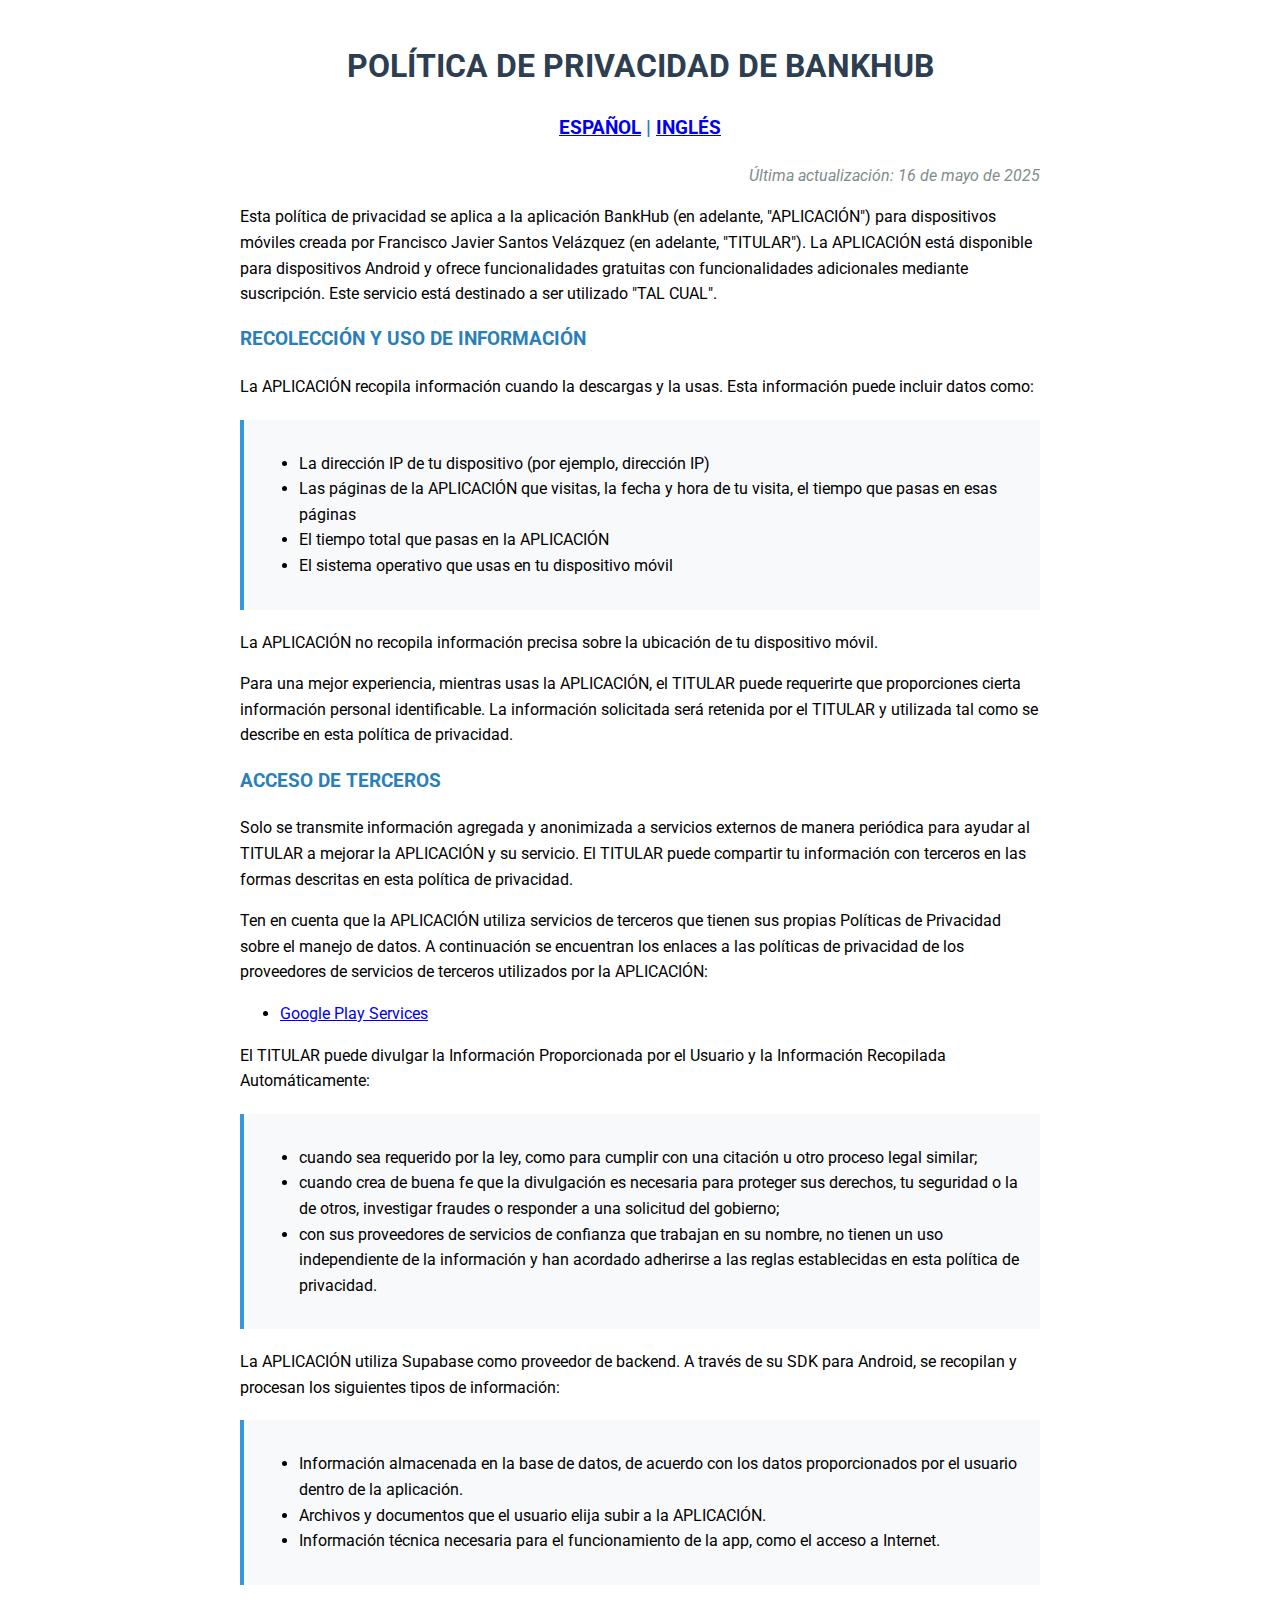
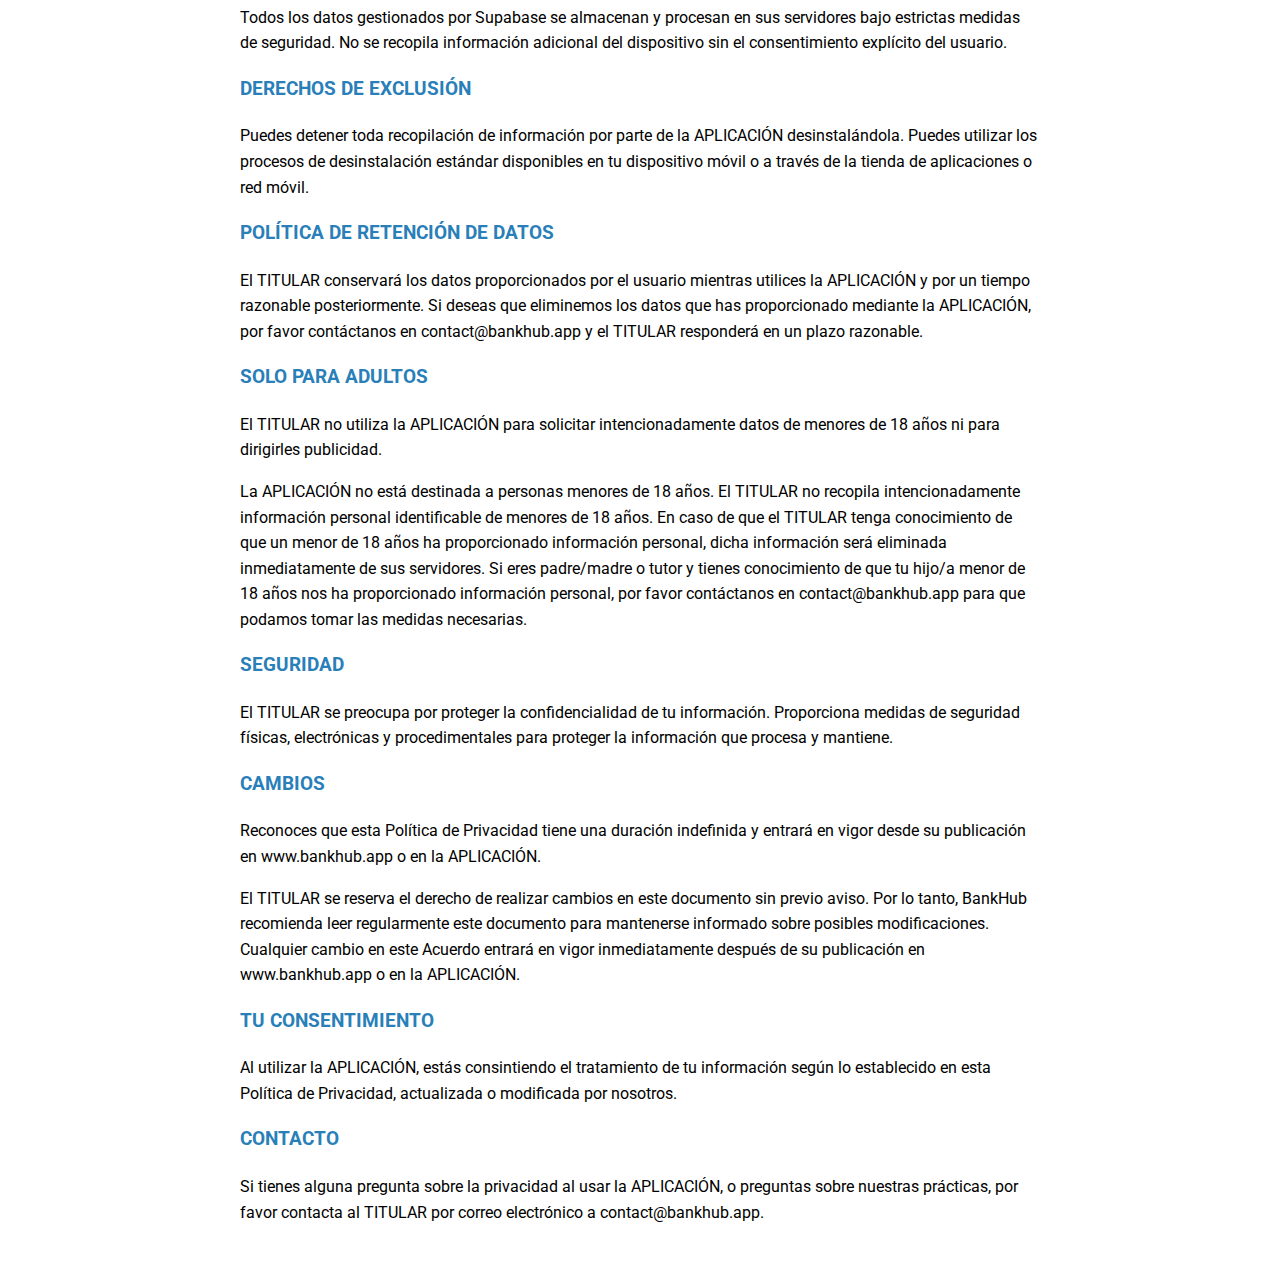
<file: privacy-es.html>
<!DOCTYPE html>
<html lang="es">
  <head>
    <meta charset='utf-8'>
    <meta name='viewport' content='width=device-width'>
    <title>BankHub | Política de Privacidad</title>
    <link
        rel="shortcut icon"
        href="./assets/icon.png"
        type="image/x-icon"
    />
    <link rel="stylesheet" href="./css/legal.css" />
  </head>
  <body>
    <h1>POLÍTICA DE PRIVACIDAD DE BANKHUB</h1>
    <h3 style="text-align: center"><a href="./privacy-es.html">ESPAÑOL</a> | <a href="./privacy.html">INGLÉS</a></h3>
    <p class="date">Última actualización: 16 de mayo de 2025</p>
    <p>Esta política de privacidad se aplica a la aplicación BankHub (en adelante, "APLICACIÓN") para dispositivos móviles creada por Francisco Javier Santos Velázquez (en adelante, "TITULAR"). La APLICACIÓN está disponible para dispositivos Android y ofrece funcionalidades gratuitas con funcionalidades adicionales mediante suscripción. Este servicio está destinado a ser utilizado "TAL CUAL".</p>

    <h3>RECOLECCIÓN Y USO DE INFORMACIÓN</h3>
    <p>La APLICACIÓN recopila información cuando la descargas y la usas. Esta información puede incluir datos como:</p>
    <div class="highlight">
      <ul>
        <li>La dirección IP de tu dispositivo (por ejemplo, dirección IP)</li>
        <li>Las páginas de la APLICACIÓN que visitas, la fecha y hora de tu visita, el tiempo que pasas en esas páginas</li>
        <li>El tiempo total que pasas en la APLICACIÓN</li>
        <li>El sistema operativo que usas en tu dispositivo móvil</li>
      </ul>
    </div>
    <p>La APLICACIÓN no recopila información precisa sobre la ubicación de tu dispositivo móvil.</p>
    <p>Para una mejor experiencia, mientras usas la APLICACIÓN, el TITULAR puede requerirte que proporciones cierta información personal identificable. La información solicitada será retenida por el TITULAR y utilizada tal como se describe en esta política de privacidad.</p>

    <h3>ACCESO DE TERCEROS</h3>
    <p>Solo se transmite información agregada y anonimizada a servicios externos de manera periódica para ayudar al TITULAR a mejorar la APLICACIÓN y su servicio. El TITULAR puede compartir tu información con terceros en las formas descritas en esta política de privacidad.</p>
    <p>Ten en cuenta que la APLICACIÓN utiliza servicios de terceros que tienen sus propias Políticas de Privacidad sobre el manejo de datos. A continuación se encuentran los enlaces a las políticas de privacidad de los proveedores de servicios de terceros utilizados por la APLICACIÓN:</p>
    <ul>
      <li>
        <a href="https://www.google.com/policies/privacy/" target="_blank" rel="noopener noreferrer">Google Play Services</a>
      </li>
    </ul>
    <p>El TITULAR puede divulgar la Información Proporcionada por el Usuario y la Información Recopilada Automáticamente:</p>
    <div class="highlight">
      <ul>
        <li>cuando sea requerido por la ley, como para cumplir con una citación u otro proceso legal similar;</li>
        <li>cuando crea de buena fe que la divulgación es necesaria para proteger sus derechos, tu seguridad o la de otros, investigar fraudes o responder a una solicitud del gobierno;</li>
        <li>con sus proveedores de servicios de confianza que trabajan en su nombre, no tienen un uso independiente de la información y han acordado adherirse a las reglas establecidas en esta política de privacidad.</li>
      </ul>
    </div>

    <p>La APLICACIÓN utiliza Supabase como proveedor de backend. A través de su SDK para Android, se recopilan y procesan los siguientes tipos de información:</p>
    <div class="highlight">
      <ul>
          <li>Información almacenada en la base de datos, de acuerdo con los datos proporcionados por el usuario dentro de la aplicación.</li>
          <li>Archivos y documentos que el usuario elija subir a la APLICACIÓN.</li>
          <li>Información técnica necesaria para el funcionamiento de la app, como el acceso a Internet.</li>
      </ul>
    </div>
    <p>Todos los datos gestionados por Supabase se almacenan y procesan en sus servidores bajo estrictas medidas de seguridad. No se recopila información adicional del dispositivo sin el consentimiento explícito del usuario.</p>

    <h3>DERECHOS DE EXCLUSIÓN</h3>
    <p>Puedes detener toda recopilación de información por parte de la APLICACIÓN desinstalándola. Puedes utilizar los procesos de desinstalación estándar disponibles en tu dispositivo móvil o a través de la tienda de aplicaciones o red móvil.</p>

    <h3>POLÍTICA DE RETENCIÓN DE DATOS</h3>
    <p>El TITULAR conservará los datos proporcionados por el usuario mientras utilices la APLICACIÓN y por un tiempo razonable posteriormente. Si deseas que eliminemos los datos que has proporcionado mediante la APLICACIÓN, por favor contáctanos en contact@bankhub.app y el TITULAR responderá en un plazo razonable.</p>

    <h3>SOLO PARA ADULTOS</h3>
    <p>El TITULAR no utiliza la APLICACIÓN para solicitar intencionadamente datos de menores de 18 años ni para dirigirles publicidad.</p>
    <p>La APLICACIÓN no está destinada a personas menores de 18 años. El TITULAR no recopila intencionadamente información personal identificable de menores de 18 años. En caso de que el TITULAR tenga conocimiento de que un menor de 18 años ha proporcionado información personal, dicha información será eliminada inmediatamente de sus servidores. Si eres padre/madre o tutor y tienes conocimiento de que tu hijo/a menor de 18 años nos ha proporcionado información personal, por favor contáctanos en contact@bankhub.app para que podamos tomar las medidas necesarias.</p>

    <h3>SEGURIDAD</h3>
    <p>El TITULAR se preocupa por proteger la confidencialidad de tu información. Proporciona medidas de seguridad físicas, electrónicas y procedimentales para proteger la información que procesa y mantiene.</p>

    <h3>CAMBIOS</h3>
    <p>Reconoces que esta Política de Privacidad tiene una duración indefinida y entrará en vigor desde su publicación en www.bankhub.app o en la APLICACIÓN.</p>
    <p>El TITULAR se reserva el derecho de realizar cambios en este documento sin previo aviso. Por lo tanto, BankHub recomienda leer regularmente este documento para mantenerse informado sobre posibles modificaciones. Cualquier cambio en este Acuerdo entrará en vigor inmediatamente después de su publicación en www.bankhub.app o en la APLICACIÓN.</p>

    <h3>TU CONSENTIMIENTO</h3>
    <p>Al utilizar la APLICACIÓN, estás consintiendo el tratamiento de tu información según lo establecido en esta Política de Privacidad, actualizada o modificada por nosotros.</p>

    <h3>CONTACTO</h3>
    <p>Si tienes alguna pregunta sobre la privacidad al usar la APLICACIÓN, o preguntas sobre nuestras prácticas, por favor contacta al TITULAR por correo electrónico a contact@bankhub.app.</p>
  </body>
</html>
</file>
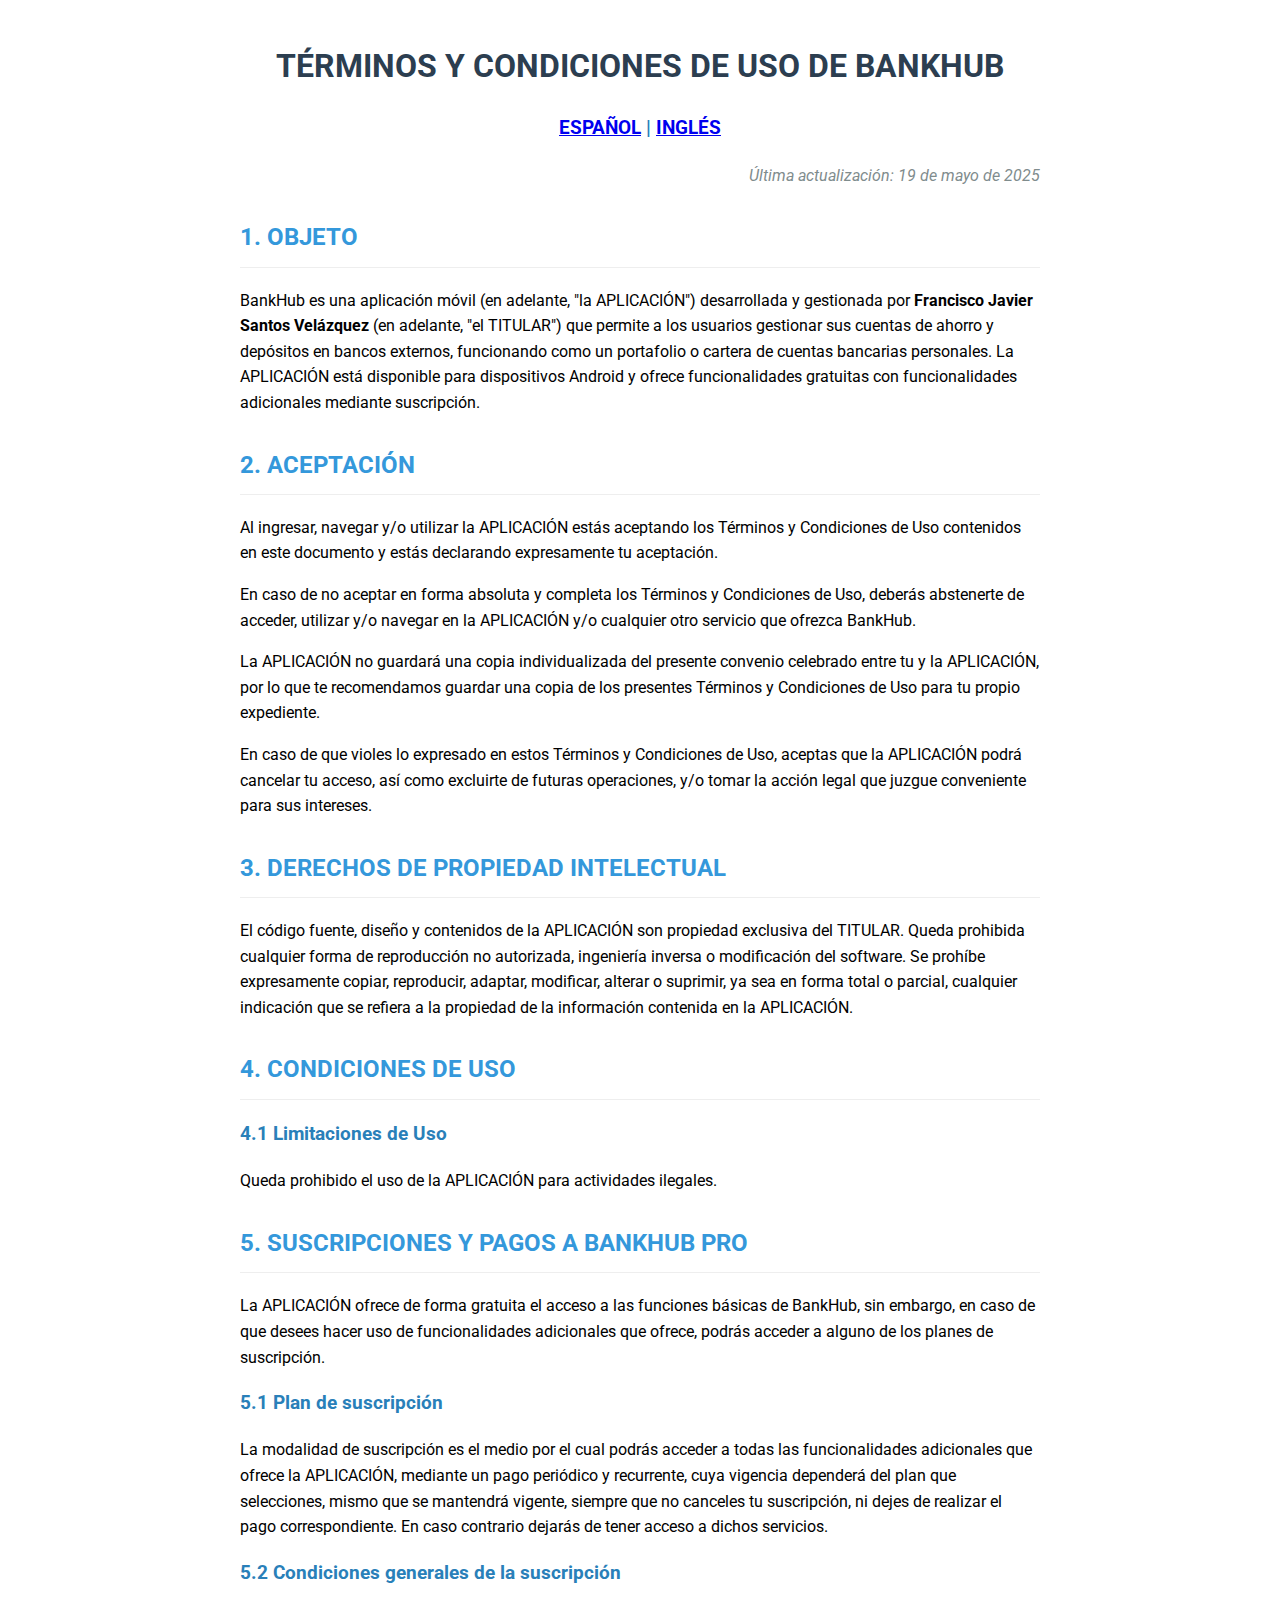
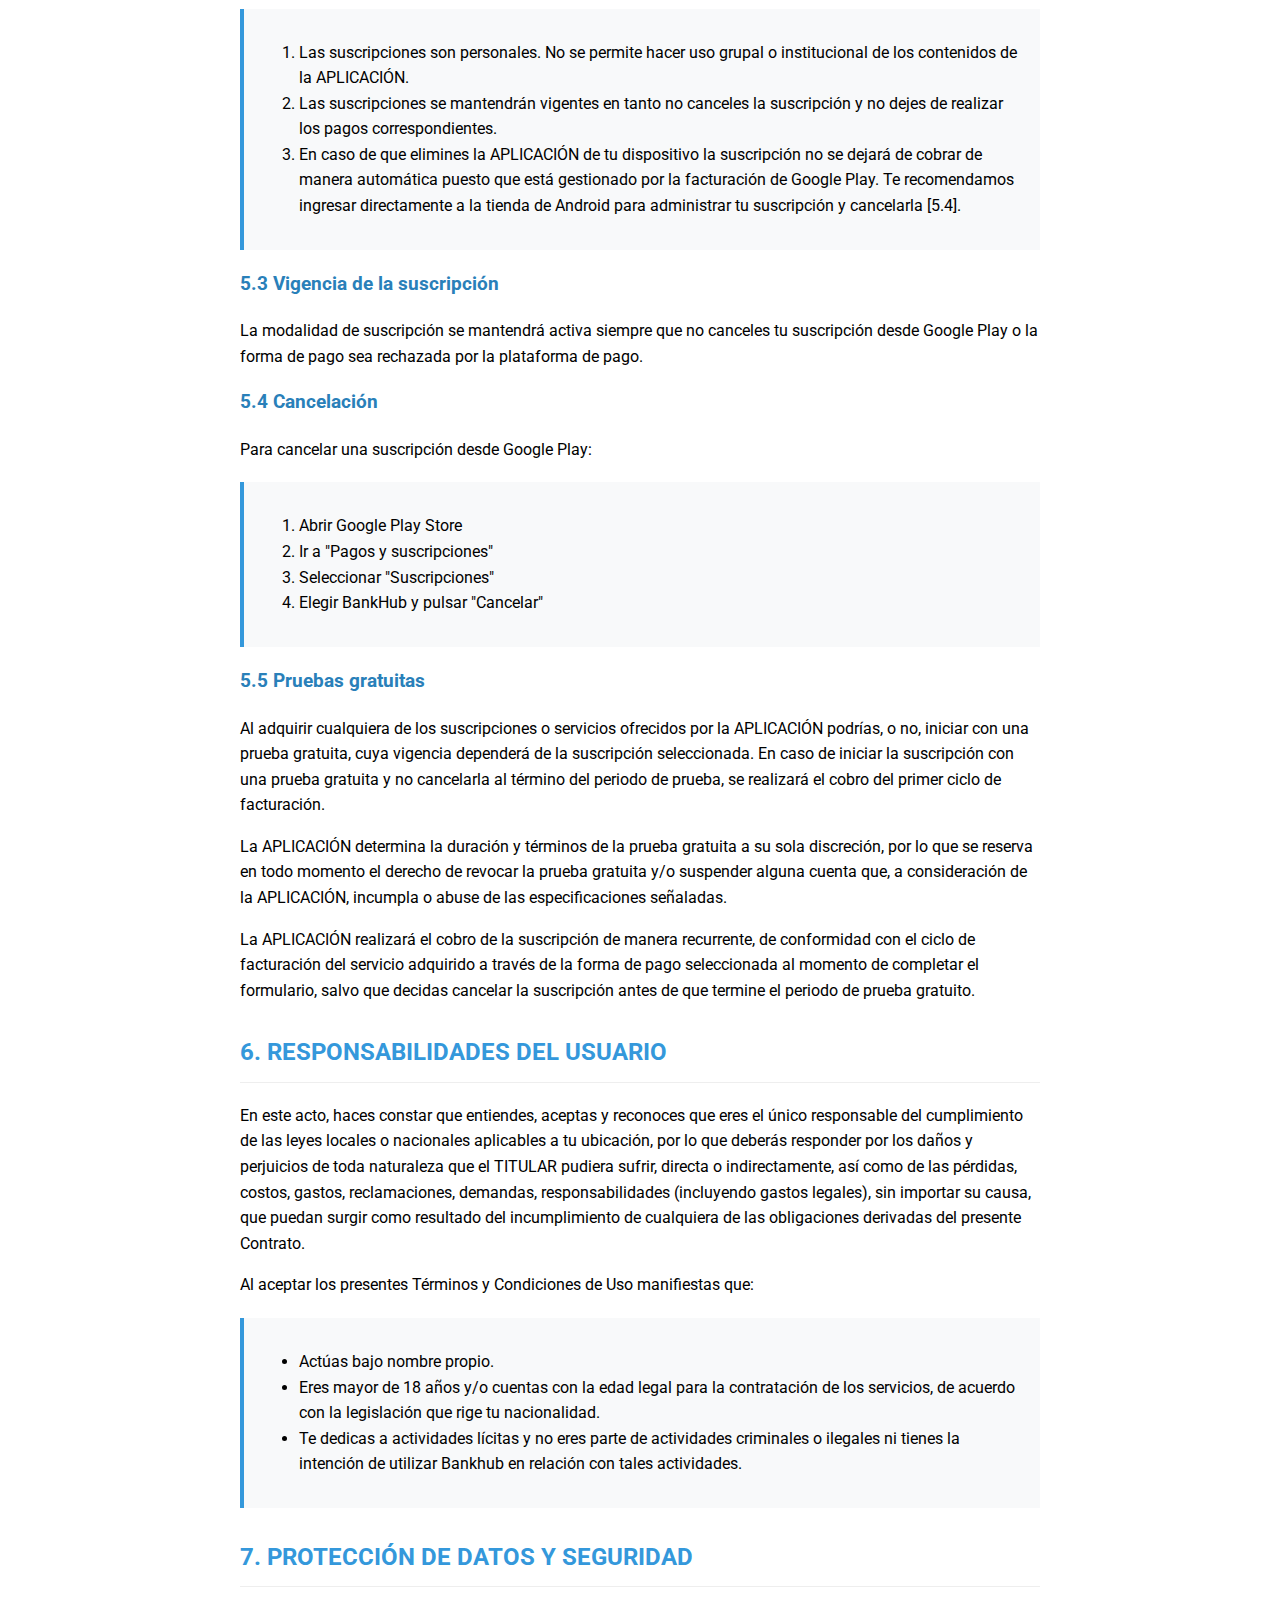
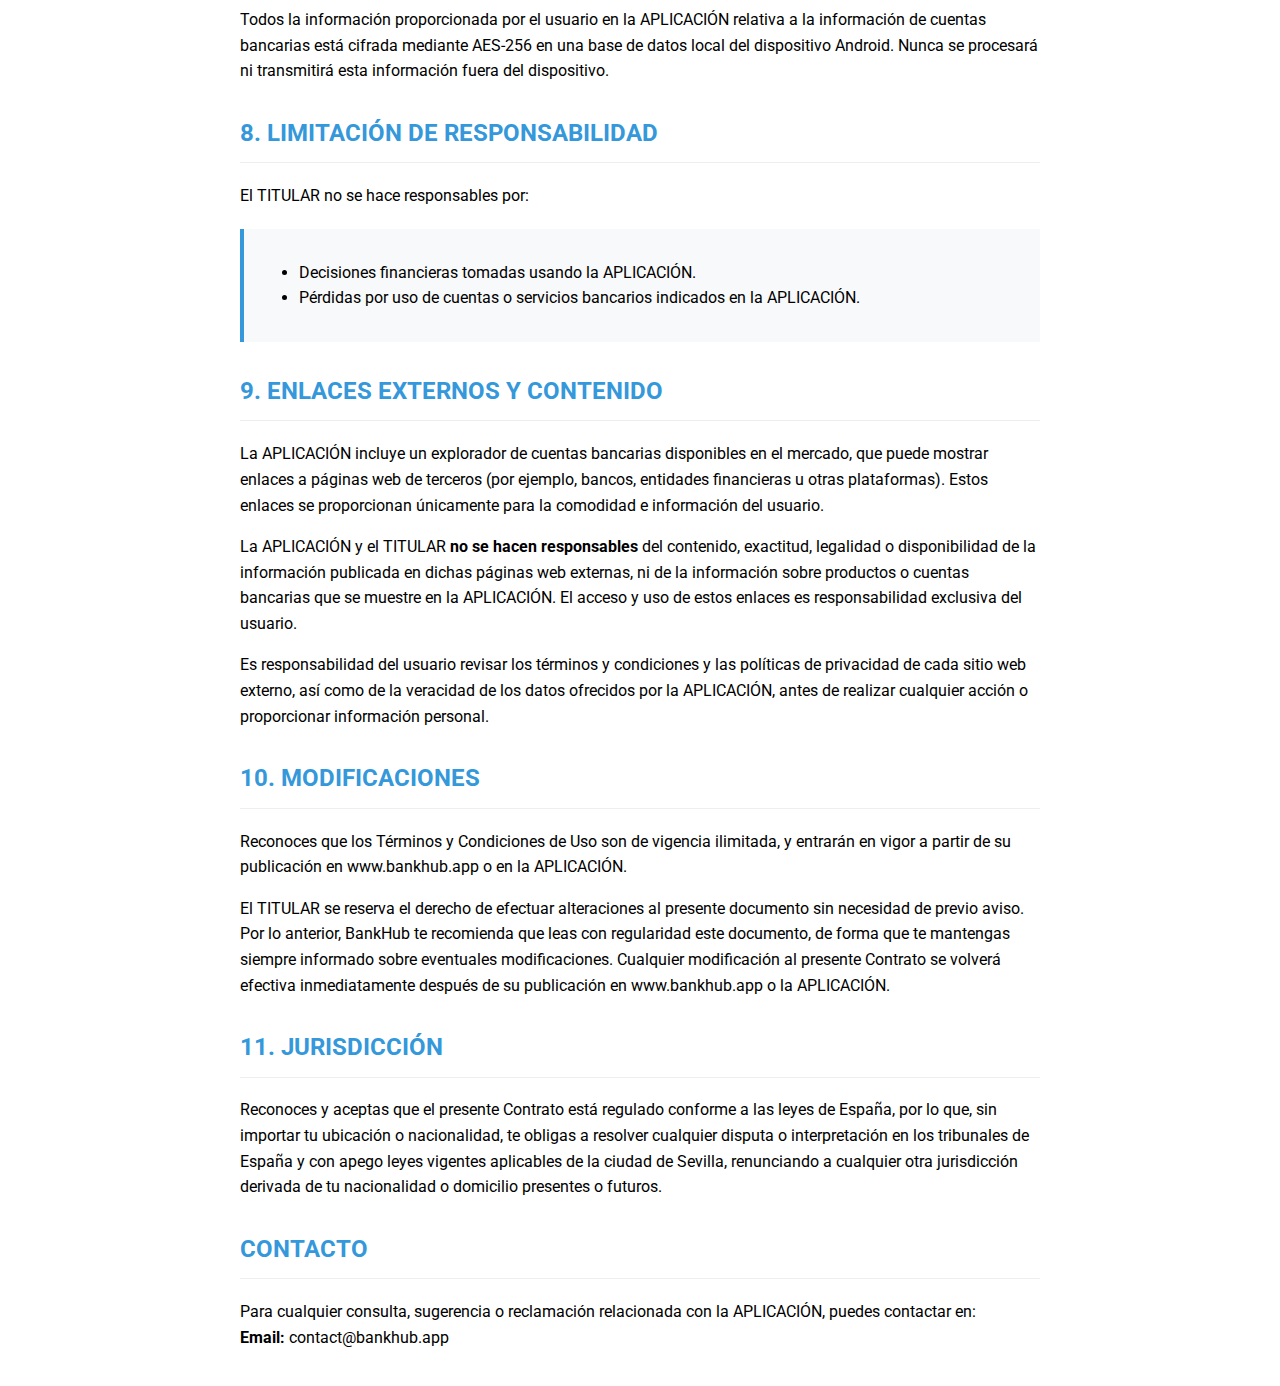
<file: terms-es.html>
<!DOCTYPE html>
<html lang="es">
<head>
    <meta charset="UTF-8">
    <meta name="viewport" content="width=device-width, initial-scale=1.0">
    <title>BankHub | Términos y Condiciones</title>
    <link
        rel="shortcut icon"
        href="./assets/icon.png"
        type="image/x-icon"
    />
    <link rel="stylesheet" href="./css/legal.css" />
</head>
<body>
    <h1>TÉRMINOS Y CONDICIONES DE USO DE BANKHUB</h1>
    <h3 style="text-align: center"><a href="./terms-es.html">ESPAÑOL</a> | <a href="./terms.html">INGLÉS</a></h3>
    <p class="date">Última actualización: 19 de mayo de 2025</p>

    <h2>1. OBJETO</h2>
    <p>BankHub es una aplicación móvil (en adelante, "la APLICACIÓN") desarrollada y gestionada por <strong>Francisco Javier Santos Velázquez</strong> (en adelante, "el TITULAR") que permite a los usuarios gestionar sus cuentas de ahorro y depósitos en bancos externos, funcionando como un portafolio o cartera de cuentas bancarias personales. La APLICACIÓN está disponible para dispositivos Android y ofrece funcionalidades gratuitas con funcionalidades adicionales mediante suscripción.</p>

    <h2>2. ACEPTACIÓN</h2>
    <p>Al ingresar, navegar y/o utilizar la APLICACIÓN estás aceptando los Términos y Condiciones de Uso contenidos en este documento y estás declarando expresamente tu aceptación.</p>
    <p>En caso de no aceptar en forma absoluta y completa los Términos y Condiciones de Uso, deberás abstenerte de acceder, utilizar y/o navegar en la APLICACIÓN y/o cualquier otro servicio que ofrezca BankHub.</p>
    <p>La APLICACIÓN no guardará una copia individualizada del presente convenio celebrado entre tu y la APLICACIÓN, por lo que te recomendamos guardar una copia de los presentes Términos y Condiciones de Uso para tu propio expediente.</p>
    <p>En caso de que violes lo expresado en estos Términos y Condiciones de Uso, aceptas que la APLICACIÓN podrá cancelar tu acceso, así como excluirte de futuras operaciones, y/o tomar la acción legal que juzgue conveniente para sus intereses.</p>

    <h2>3. DERECHOS DE PROPIEDAD INTELECTUAL</h2>
    <p>El código fuente, diseño y contenidos de la APLICACIÓN son propiedad exclusiva del TITULAR. Queda prohibida cualquier forma de reproducción no autorizada, ingeniería inversa o modificación del software. Se prohíbe expresamente copiar, reproducir, adaptar, modificar, alterar o suprimir, ya sea en forma total o parcial, cualquier indicación que se refiera a la propiedad de la información contenida en la APLICACIÓN.</p>

    <h2>4. CONDICIONES DE USO</h2>
    
    <h3>4.1 Limitaciones de Uso</h3>
    <p>Queda prohibido el uso de la APLICACIÓN para actividades ilegales.</p>

    <h2>5. SUSCRIPCIONES Y PAGOS A BANKHUB PRO</h2>
    <p>La APLICACIÓN ofrece de forma gratuita el acceso a las funciones básicas de BankHub, sin embargo, en caso de que desees hacer uso de funcionalidades adicionales que ofrece, podrás acceder a alguno de los planes de suscripción.</p>

    <h3>5.1 Plan de suscripción</h3>
    <p>La modalidad de suscripción es el medio por el cual podrás acceder a todas las funcionalidades adicionales que ofrece la APLICACIÓN, mediante un pago periódico y recurrente, cuya vigencia dependerá del plan que selecciones, mismo que se mantendrá vigente, siempre que no canceles tu suscripción, ni dejes de realizar el pago correspondiente. En caso contrario dejarás de tener acceso a dichos servicios.</p>

    <h3>5.2 Condiciones generales de la suscripción</h3>
    <div class="highlight">
      <ol>
        <li>Las suscripciones son personales. No se permite hacer uso grupal o institucional de los contenidos de la APLICACIÓN.</li>
        <li>Las suscripciones se mantendrán vigentes en tanto no canceles la suscripción y no dejes de realizar los pagos correspondientes.</li>
        <li>En caso de que elimines la APLICACIÓN de tu dispositivo la suscripción no se dejará de cobrar de manera automática puesto que está gestionado por la facturación de Google Play. Te recomendamos ingresar directamente a la tienda de Android para administrar tu suscripción y cancelarla [5.4].
      </ol>
    </div>

    <h3>5.3 Vigencia de la suscripción</h3>
    <p>La modalidad de suscripción se mantendrá activa siempre que no canceles tu suscripción desde Google Play o la forma de pago sea rechazada por la plataforma de pago.

    <h3>5.4 Cancelación</h3>
    <p>Para cancelar una suscripción desde Google Play:</p>
    <div class="highlight">
      <ol>
        <li>Abrir Google Play Store</li>
        <li>Ir a "Pagos y suscripciones"</li>
        <li>Seleccionar "Suscripciones"</li>
        <li>Elegir BankHub y pulsar "Cancelar"</li>
      </ol>
    </div>

    <h3>5.5 Pruebas gratuitas</h3>
    <p>Al adquirir cualquiera de los suscripciones o servicios ofrecidos por la APLICACIÓN podrías, o no, iniciar con una prueba gratuita, cuya vigencia dependerá de la suscripción seleccionada. En caso de iniciar la suscripción con una prueba gratuita y no cancelarla al término del periodo de prueba, se realizará el cobro del primer ciclo de facturación.</p>
    <p>La APLICACIÓN determina la duración y términos de la prueba gratuita a su sola discreción, por lo que se reserva en todo momento el derecho de revocar la prueba gratuita y/o suspender alguna cuenta que, a consideración de la APLICACIÓN, incumpla o abuse de las especificaciones señaladas.</p>
    <p>La APLICACIÓN realizará el cobro de la suscripción de manera recurrente, de conformidad con el ciclo de facturación del servicio adquirido a través de la forma de pago seleccionada al momento de completar el formulario, salvo que decidas cancelar la suscripción antes de que termine el periodo de prueba gratuito.</p>

    <h2>6. RESPONSABILIDADES DEL USUARIO</h2>
    <p>En este acto, haces constar que entiendes, aceptas y reconoces que eres el único responsable del cumplimiento de las leyes locales o nacionales aplicables a tu ubicación, por lo que deberás responder por los daños y perjuicios de toda naturaleza que el TITULAR pudiera sufrir, directa o indirectamente, así como de las pérdidas, costos, gastos, reclamaciones, demandas, responsabilidades (incluyendo gastos legales), sin importar su causa, que puedan surgir como resultado del incumplimiento de cualquiera de las obligaciones derivadas del presente Contrato.</p>
    <p>Al aceptar los presentes Términos y Condiciones de Uso manifiestas que:</p>
    <div class="highlight">
      <ul>
        <li>Actúas bajo nombre propio.</li>
        <li>Eres mayor de 18 años y/o cuentas con la edad legal para la contratación de los servicios, de acuerdo con la legislación que rige tu nacionalidad.</li>
        <li>Te dedicas a actividades lícitas y no eres parte de actividades criminales o ilegales ni tienes la intención de utilizar Bankhub en relación con tales actividades.</li>
      </ul>
    </div>

    <h2>7. PROTECCIÓN DE DATOS Y SEGURIDAD</h2>
    <p>Todos la información proporcionada por el usuario en la APLICACIÓN relativa a la información de cuentas bancarias está cifrada mediante AES-256 en una base de datos local del dispositivo Android. Nunca se procesará ni transmitirá esta información fuera del dispositivo.</p>

    <h2>8. LIMITACIÓN DE RESPONSABILIDAD</h2>
    <p>El TITULAR no se hace responsables por:</p>
    <div class="highlight">
      <ul>
        <li>Decisiones financieras tomadas usando la APLICACIÓN.</li>
        <li>Pérdidas por uso de cuentas o servicios bancarios indicados en la APLICACIÓN.</li>
      </ul>
    </div>

    <h2>9. ENLACES EXTERNOS Y CONTENIDO</h2>
    <p>La APLICACIÓN incluye un explorador de cuentas bancarias disponibles en el mercado, que puede mostrar enlaces a páginas web de terceros (por ejemplo, bancos, entidades financieras u otras plataformas). Estos enlaces se proporcionan únicamente para la comodidad e información del usuario.</p>
    <p>La APLICACIÓN y el TITULAR <strong>no se hacen responsables</strong> del contenido, exactitud, legalidad o disponibilidad de la información publicada en dichas páginas web externas, ni de la información sobre productos o cuentas bancarias que se muestre en la APLICACIÓN. El acceso y uso de estos enlaces es responsabilidad exclusiva del usuario.</p>
    <p>Es responsabilidad del usuario revisar los términos y condiciones y las políticas de privacidad de cada sitio web externo, así como de la veracidad de los datos ofrecidos por la APLICACIÓN, antes de realizar cualquier acción o proporcionar información personal.</p>


    <h2>10. MODIFICACIONES</h2>
    <p>Reconoces que los Términos y Condiciones de Uso son de vigencia ilimitada, y entrarán en vigor a partir de su publicación en www.bankhub.app o en la APLICACIÓN.</p>
    <p>El TITULAR se reserva el derecho de efectuar alteraciones al presente documento sin necesidad de previo aviso. Por lo anterior, BankHub te recomienda que leas con regularidad este documento, de forma que te mantengas siempre informado sobre eventuales modificaciones. Cualquier modificación al presente Contrato se volverá efectiva inmediatamente después de su publicación en www.bankhub.app o la APLICACIÓN.</p>

    <h2>11. JURISDICCIÓN</h2>
    <p>Reconoces y aceptas que el presente Contrato está regulado conforme a las leyes de España, por lo que, sin importar tu ubicación o nacionalidad, te obligas a resolver cualquier disputa o interpretación en los tribunales de España y con apego leyes vigentes aplicables de la ciudad de Sevilla, renunciando a cualquier otra jurisdicción derivada de tu nacionalidad o domicilio presentes o futuros.</p>

    <h2>CONTACTO</h2>
    <p>Para cualquier consulta, sugerencia o reclamación relacionada con la APLICACIÓN, puedes contactar en:<br>
    <strong>Email:</strong> contact@bankhub.app<br>
</body>
</html>
</file>
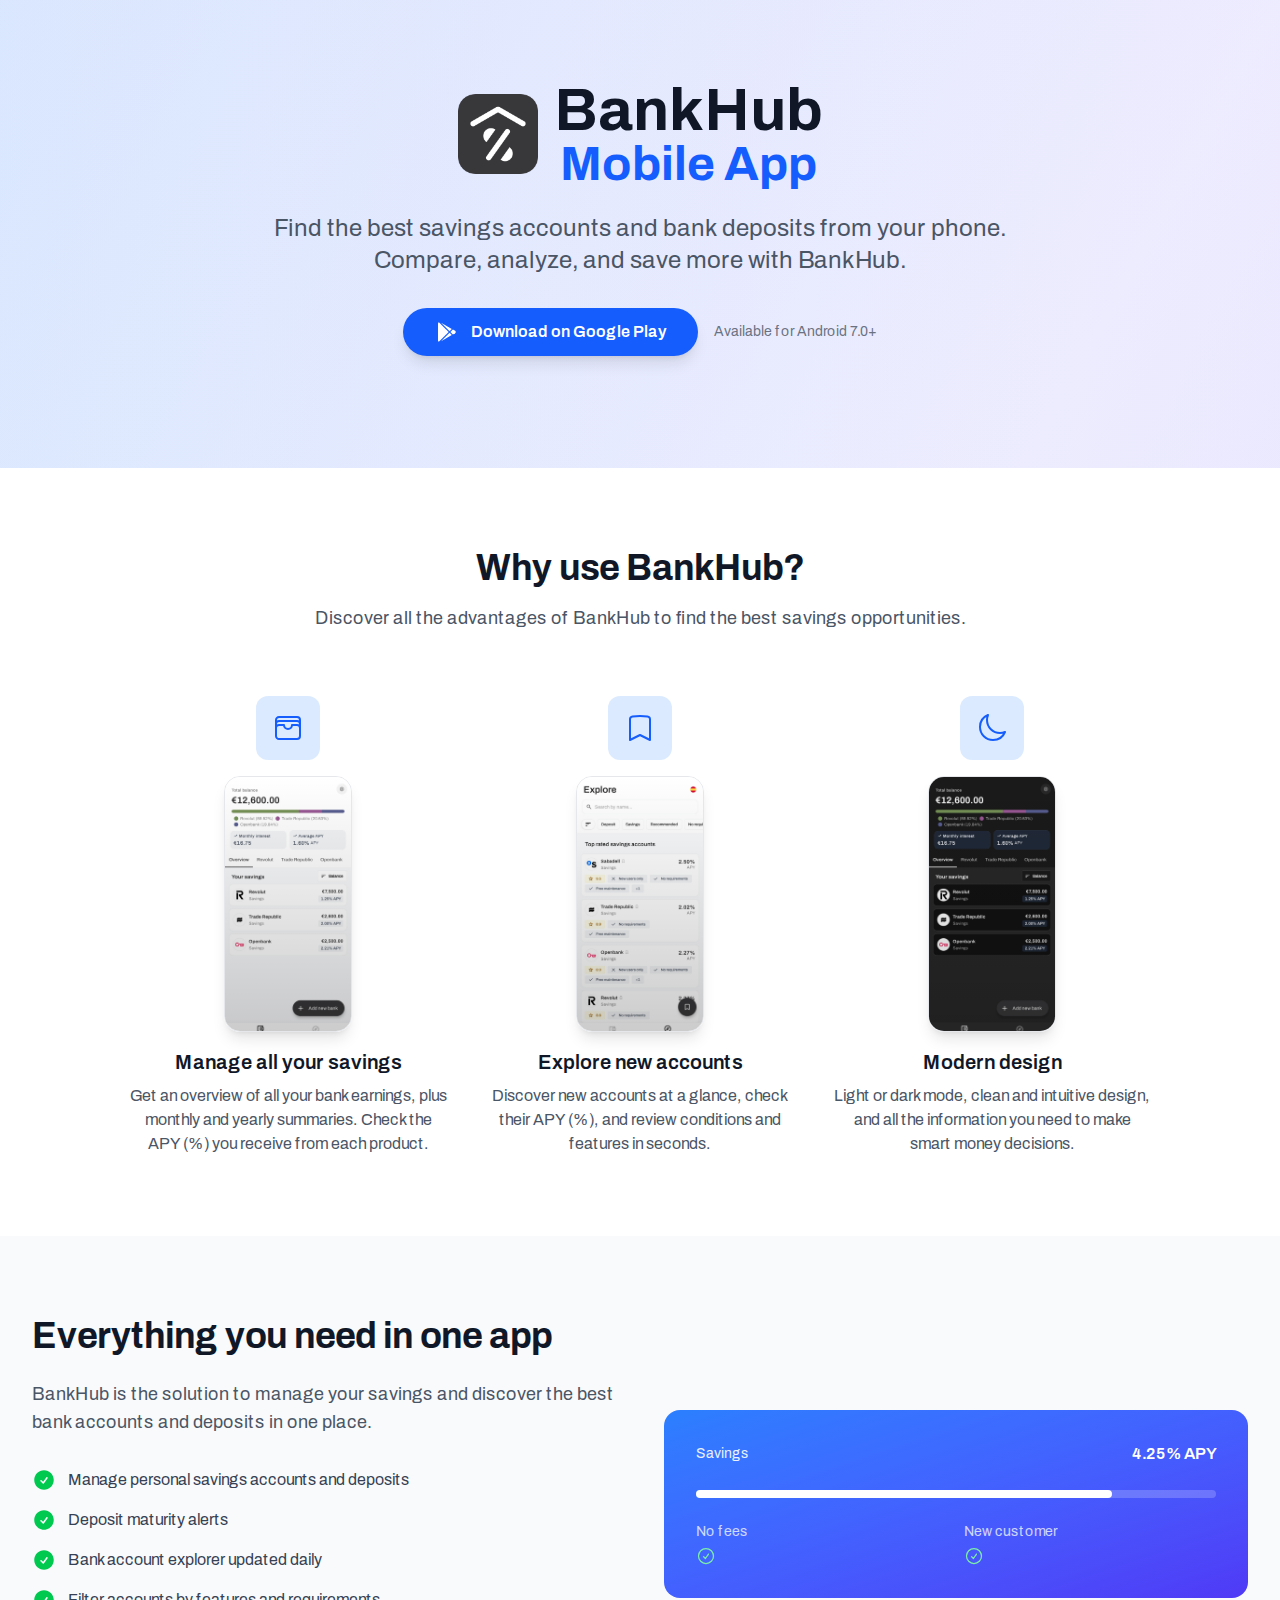
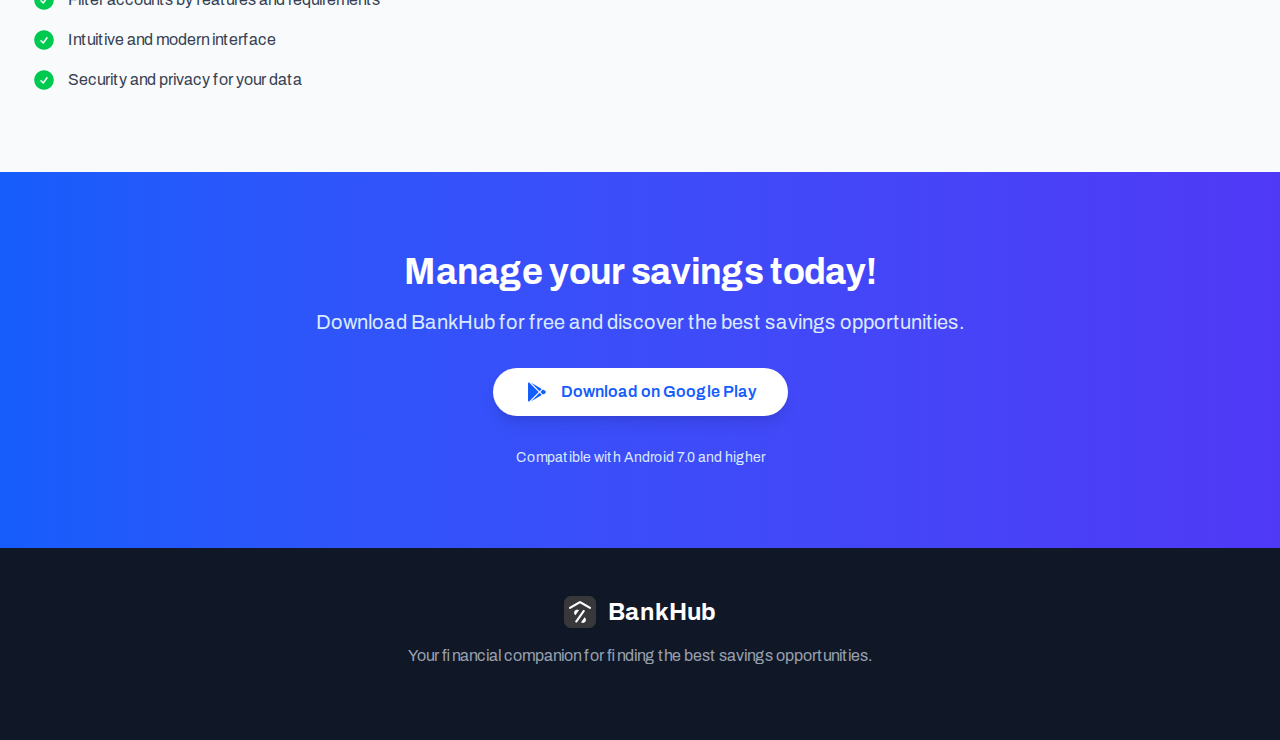
<file: en/download.html>
<!DOCTYPE html><html lang="en"><head><meta charSet="utf-8"/><meta name="viewport" content="width=device-width, initial-scale=1"/><link rel="preload" href="/_next/static/media/1a4aa50920b5315c-s.p.woff2" as="font" crossorigin="" type="font/woff2"/><link rel="stylesheet" href="/_next/static/css/7c6ae590c6317d85.css" data-precedence="next"/><link rel="preload" as="script" fetchPriority="low" href="/_next/static/chunks/webpack-94258d4dfd3f00a1.js"/><script src="/_next/static/chunks/4bd1b696-3928c471a35f75e9.js" async=""></script><script src="/_next/static/chunks/684-d4200959a1c5a85e.js" async=""></script><script src="/_next/static/chunks/main-app-3560a8a21a3a493c.js" async=""></script><script src="/_next/static/chunks/874-1b754a4cb578b3db.js" async=""></script><script src="/_next/static/chunks/573-a2c1787be273751f.js" async=""></script><script src="/_next/static/chunks/691-c82bb03cde623502.js" async=""></script><script src="/_next/static/chunks/app/layout-ae344f17399e0ed5.js" async=""></script><script src="/_next/static/chunks/766-16efdb7bfebc86a4.js" async=""></script><script src="/_next/static/chunks/app/%5Blang%5D/download/page-76a62b378ffd3150.js" async=""></script><meta name="next-size-adjust" content=""/><title>BankHub App - Download the Mobile App for Android</title><meta name="description" content="Find the best savings accounts and bank deposits. Compare rates, conditions, and benefits. Download for free on Google Play Store."/><link rel="alternate" hrefLang="es" href="/es/download"/><link rel="alternate" hrefLang="en" href="/en/download"/><link rel="icon" href="/favicon.ico" type="image/x-icon" sizes="16x16"/><script>document.querySelectorAll('body link[rel="icon"], body link[rel="apple-touch-icon"]').forEach(el => document.head.appendChild(el))</script><script src="/_next/static/chunks/polyfills-42372ed130431b0a.js" noModule=""></script></head><body class="__className_5afde0"><!--$!--><template data-dgst="BAILOUT_TO_CLIENT_SIDE_RENDERING"></template><!--/$--><!--$!--><template data-dgst="BAILOUT_TO_CLIENT_SIDE_RENDERING"></template><!--/$--><!--$--><!--/$--><!--$--><!--/$--><script src="/_next/static/chunks/webpack-94258d4dfd3f00a1.js" async=""></script><script>(self.__next_f=self.__next_f||[]).push([0])</script><script>self.__next_f.push([1,"1:\"$Sreact.fragment\"\n4:I[7555,[],\"\"]\n5:I[1295,[],\"\"]\n7:I[9665,[],\"MetadataBoundary\"]\n9:I[9665,[],\"OutletBoundary\"]\nc:I[4911,[],\"AsyncMetadataOutlet\"]\ne:I[9665,[],\"ViewportBoundary\"]\n10:I[6614,[],\"\"]\n:HL[\"/_next/static/media/1a4aa50920b5315c-s.p.woff2\",\"font\",{\"crossOrigin\":\"\",\"type\":\"font/woff2\"}]\n:HL[\"/_next/static/css/7c6ae590c6317d85.css\",\"style\"]\n0:{\"P\":null,\"b\":\"o0h0HfL3kS59OyXvTC4rt\",\"p\":\"\",\"c\":[\"\",\"en\",\"download\"],\"i\":false,\"f\":[[[\"\",{\"children\":[[\"lang\",\"en\",\"d\"],{\"children\":[\"download\",{\"children\":[\"__PAGE__\",{}]}]}]},\"$undefined\",\"$undefined\",true],[\"\",[\"$\",\"$1\",\"c\",{\"children\":[[[\"$\",\"link\",\"0\",{\"rel\":\"stylesheet\",\"href\":\"/_next/static/css/7c6ae590c6317d85.css\",\"precedence\":\"next\",\"crossOrigin\":\"$undefined\",\"nonce\":\"$undefined\"}]],\"$L2\"]}],{\"children\":[[\"lang\",\"en\",\"d\"],[\"$\",\"$1\",\"c\",{\"children\":[null,\"$L3\"]}],{\"children\":[\"download\",[\"$\",\"$1\",\"c\",{\"children\":[null,[\"$\",\"$L4\",null,{\"parallelRouterKey\":\"children\",\"error\":\"$undefined\",\"errorStyles\":\"$undefined\",\"errorScripts\":\"$undefined\",\"template\":[\"$\",\"$L5\",null,{}],\"templateStyles\":\"$undefined\",\"templateScripts\":\"$undefined\",\"notFound\":\"$undefined\",\"forbidden\":\"$undefined\",\"unauthorized\":\"$undefined\"}]]}],{\"children\":[\"__PAGE__\",[\"$\",\"$1\",\"c\",{\"children\":[\"$L6\",[\"$\",\"$L7\",null,{\"children\":\"$L8\"}],null,[\"$\",\"$L9\",null,{\"children\":[\"$La\",\"$Lb\",[\"$\",\"$Lc\",null,{\"promise\":\"$@d\"}]]}]]}],{},null,false]},null,false]},null,false]},null,false],[\"$\",\"$1\",\"h\",{\"children\":[null,[\"$\",\"$1\",\"iN3X6jvhCj4Q1zDSxG1N7\",{\"children\":[[\"$\",\"$Le\",null,{\"children\":\"$Lf\"}],[\"$\",\"meta\",null,{\"name\":\"next-size-adjust\",\"content\":\"\"}]]}],null]}],false]],\"m\":\"$undefined\",\"G\":[\"$10\",\"$undefined\"],\"s\":false,\"S\":true}\n"])</script><script>self.__next_f.push([1,"11:\"$Sreact.suspense\"\n12:I[4911,[],\"AsyncMetadata\"]\n14:I[5880,[\"874\",\"static/chunks/874-1b754a4cb578b3db.js\",\"573\",\"static/chunks/573-a2c1787be273751f.js\",\"691\",\"static/chunks/691-c82bb03cde623502.js\",\"177\",\"static/chunks/app/layout-ae344f17399e0ed5.js\"],\"default\"]\n15:I[2587,[\"766\",\"static/chunks/766-16efdb7bfebc86a4.js\",\"874\",\"static/chunks/874-1b754a4cb578b3db.js\",\"573\",\"static/chunks/573-a2c1787be273751f.js\",\"691\",\"static/chunks/691-c82bb03cde623502.js\",\"96\",\"static/chunks/app/%5Blang%5D/download/page-76a62b378ffd3150.js\"],\"default\"]\n8:[\"$\",\"$11\",null,{\"fallback\":null,\"children\":[\"$\",\"$L12\",null,{\"promise\":\"$@13\"}]}]\n2:[\"$\",\"html\",null,{\"lang\":\"en\",\"children\":[\"$\",\"body\",null,{\"className\":\"__className_5afde0\",\"children\":[[\"$\",\"$11\",null,{\"fallback\":null,\"children\":[\"$\",\"$L14\",null,{}]}],[\"$\",\"$L4\",null,{\"parallelRouterKey\":\"children\",\"error\":\"$undefined\",\"errorStyles\":\"$undefined\",\"errorScripts\":\"$undefined\",\"template\":[\"$\",\"$L5\",null,{}],\"templateStyles\":\"$undefined\",\"templateScripts\":\"$undefined\",\"notFound\":[[[\"$\",\"title\",null,{\"children\":\"404: This page could not be found.\"}],[\"$\",\"div\",null,{\"style\":{\"fontFamily\":\"system-ui,\\\"Segoe UI\\\",Roboto,Helvetica,Arial,sans-serif,\\\"Apple Color Emoji\\\",\\\"Segoe UI Emoji\\\"\",\"height\":\"100vh\",\"textAlign\":\"center\",\"display\":\"flex\",\"flexDirection\":\"column\",\"alignItems\":\"center\",\"justifyContent\":\"center\"},\"children\":[\"$\",\"div\",null,{\"children\":[[\"$\",\"style\",null,{\"dangerouslySetInnerHTML\":{\"__html\":\"body{color:#000;background:#fff;margin:0}.next-error-h1{border-right:1px solid rgba(0,0,0,.3)}@media (prefers-color-scheme:dark){body{color:#fff;background:#000}.next-error-h1{border-right:1px solid rgba(255,255,255,.3)}}\"}}],[\"$\",\"h1\",null,{\"className\":\"next-error-h1\",\"style\":{\"display\":\"inline-block\",\"margin\":\"0 20px 0 0\",\"padding\":\"0 23px 0 0\",\"fontSize\":24,\"fontWeight\":500,\"verticalAlign\":\"top\",\"lineHeight\":\"49px\"},\"children\":404}],[\"$\",\"div\",null,{\"style\":{\"display\":\"inline-block\"},\"children\":[\"$\",\"h2\",null,{\"style\":{\"fontSize\":14,\"fontWeight\":400,\"lineHeight\":\"49px\",\"margi"])</script><script>self.__next_f.push([1,"n\":0},\"children\":\"This page could not be found.\"}]}]]}]}]],[]],\"forbidden\":\"$undefined\",\"unauthorized\":\"$undefined\"}]]}]}]\n3:[\"$\",\"$L4\",null,{\"parallelRouterKey\":\"children\",\"error\":\"$undefined\",\"errorStyles\":\"$undefined\",\"errorScripts\":\"$undefined\",\"template\":[\"$\",\"$L5\",null,{}],\"templateStyles\":\"$undefined\",\"templateScripts\":\"$undefined\",\"notFound\":\"$undefined\",\"forbidden\":\"$undefined\",\"unauthorized\":\"$undefined\"}]\n6:[\"$\",\"$11\",null,{\"fallback\":null,\"children\":[\"$\",\"$L15\",null,{}]}]\n"])</script><script>self.__next_f.push([1,"b:null\n"])</script><script>self.__next_f.push([1,"f:[[\"$\",\"meta\",\"0\",{\"charSet\":\"utf-8\"}],[\"$\",\"meta\",\"1\",{\"name\":\"viewport\",\"content\":\"width=device-width, initial-scale=1\"}]]\na:null\n"])</script><script>self.__next_f.push([1,"13:{\"metadata\":[[\"$\",\"title\",\"0\",{\"children\":\"BankHub App - Download the Mobile App for Android\"}],[\"$\",\"meta\",\"1\",{\"name\":\"description\",\"content\":\"Find the best savings accounts and bank deposits. Compare rates, conditions, and benefits. Download for free on Google Play Store.\"}],[\"$\",\"link\",\"2\",{\"rel\":\"alternate\",\"hrefLang\":\"es\",\"href\":\"/es/download\"}],[\"$\",\"link\",\"3\",{\"rel\":\"alternate\",\"hrefLang\":\"en\",\"href\":\"/en/download\"}],[\"$\",\"link\",\"4\",{\"rel\":\"icon\",\"href\":\"/favicon.ico\",\"type\":\"image/x-icon\",\"sizes\":\"16x16\"}]],\"error\":null,\"digest\":\"$undefined\"}\nd:{\"metadata\":\"$13:metadata\",\"error\":null,\"digest\":\"$undefined\"}\n"])</script></body></html>
</file>
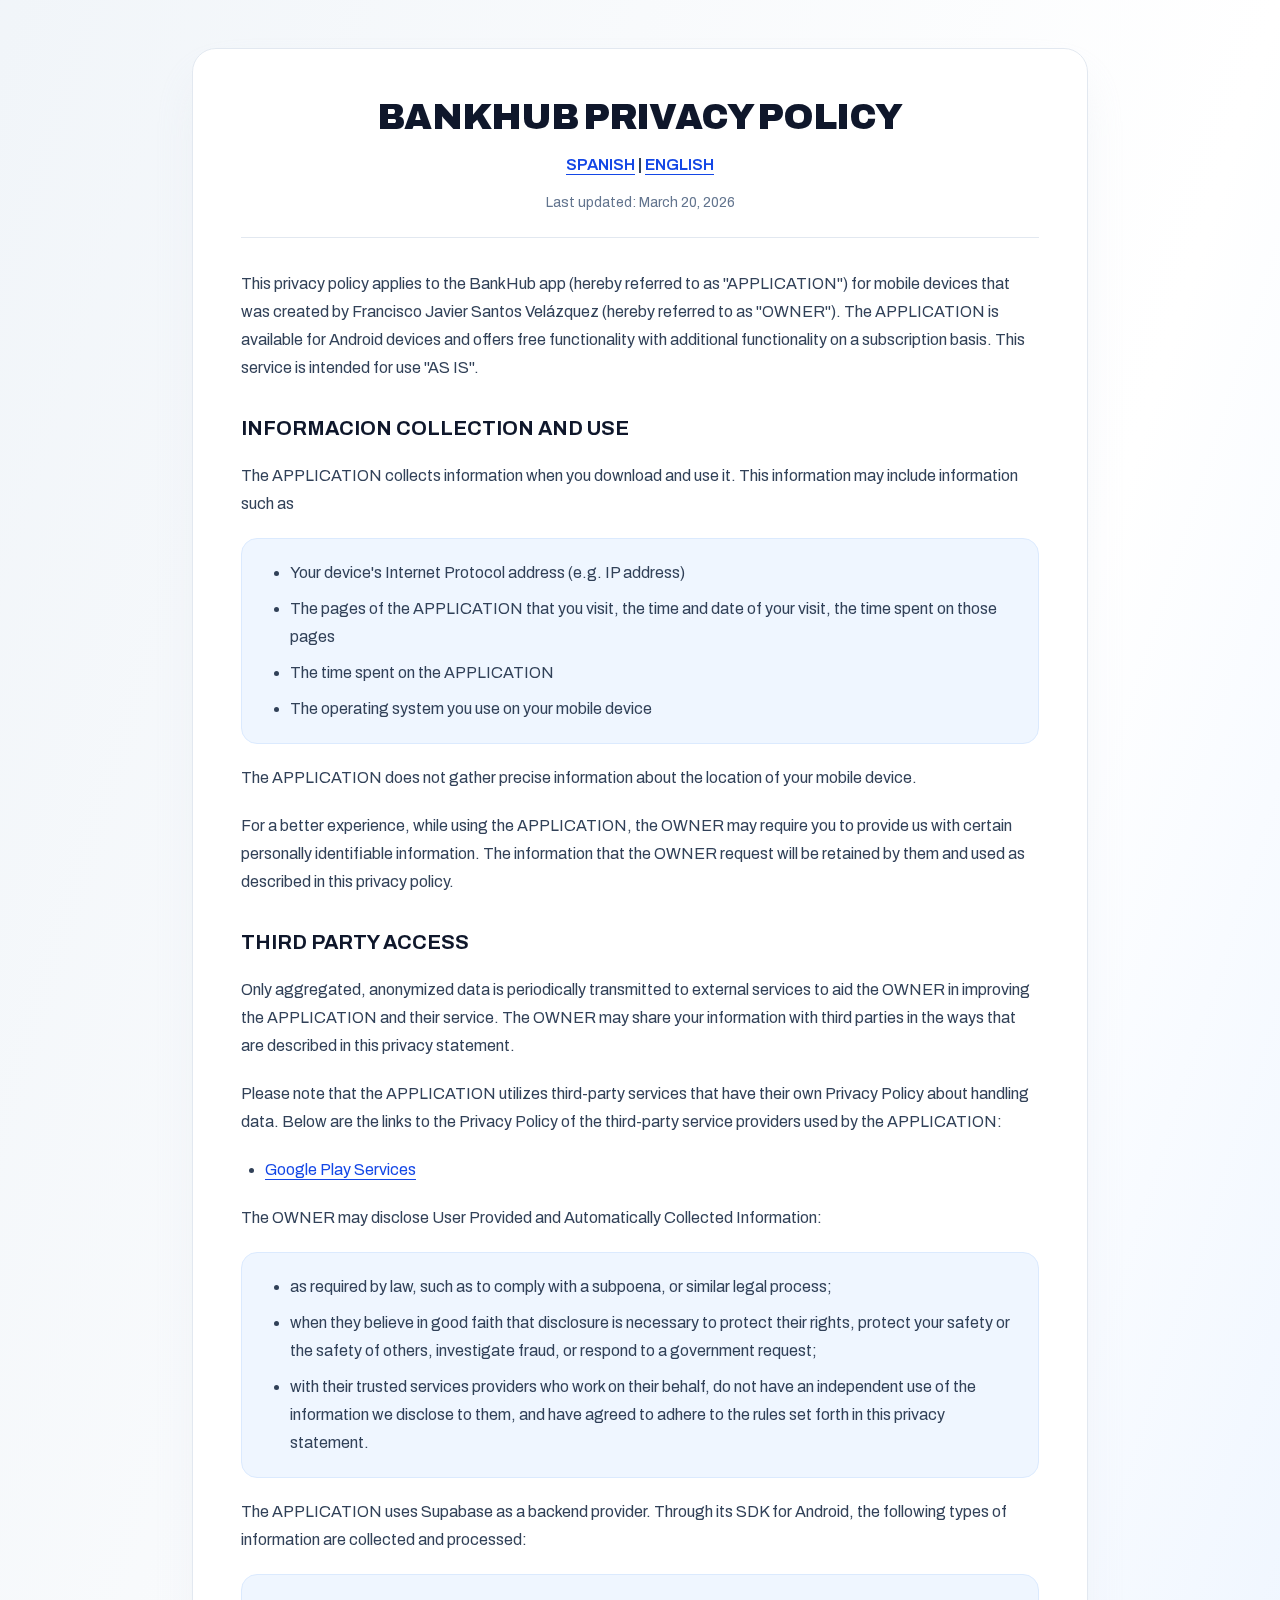
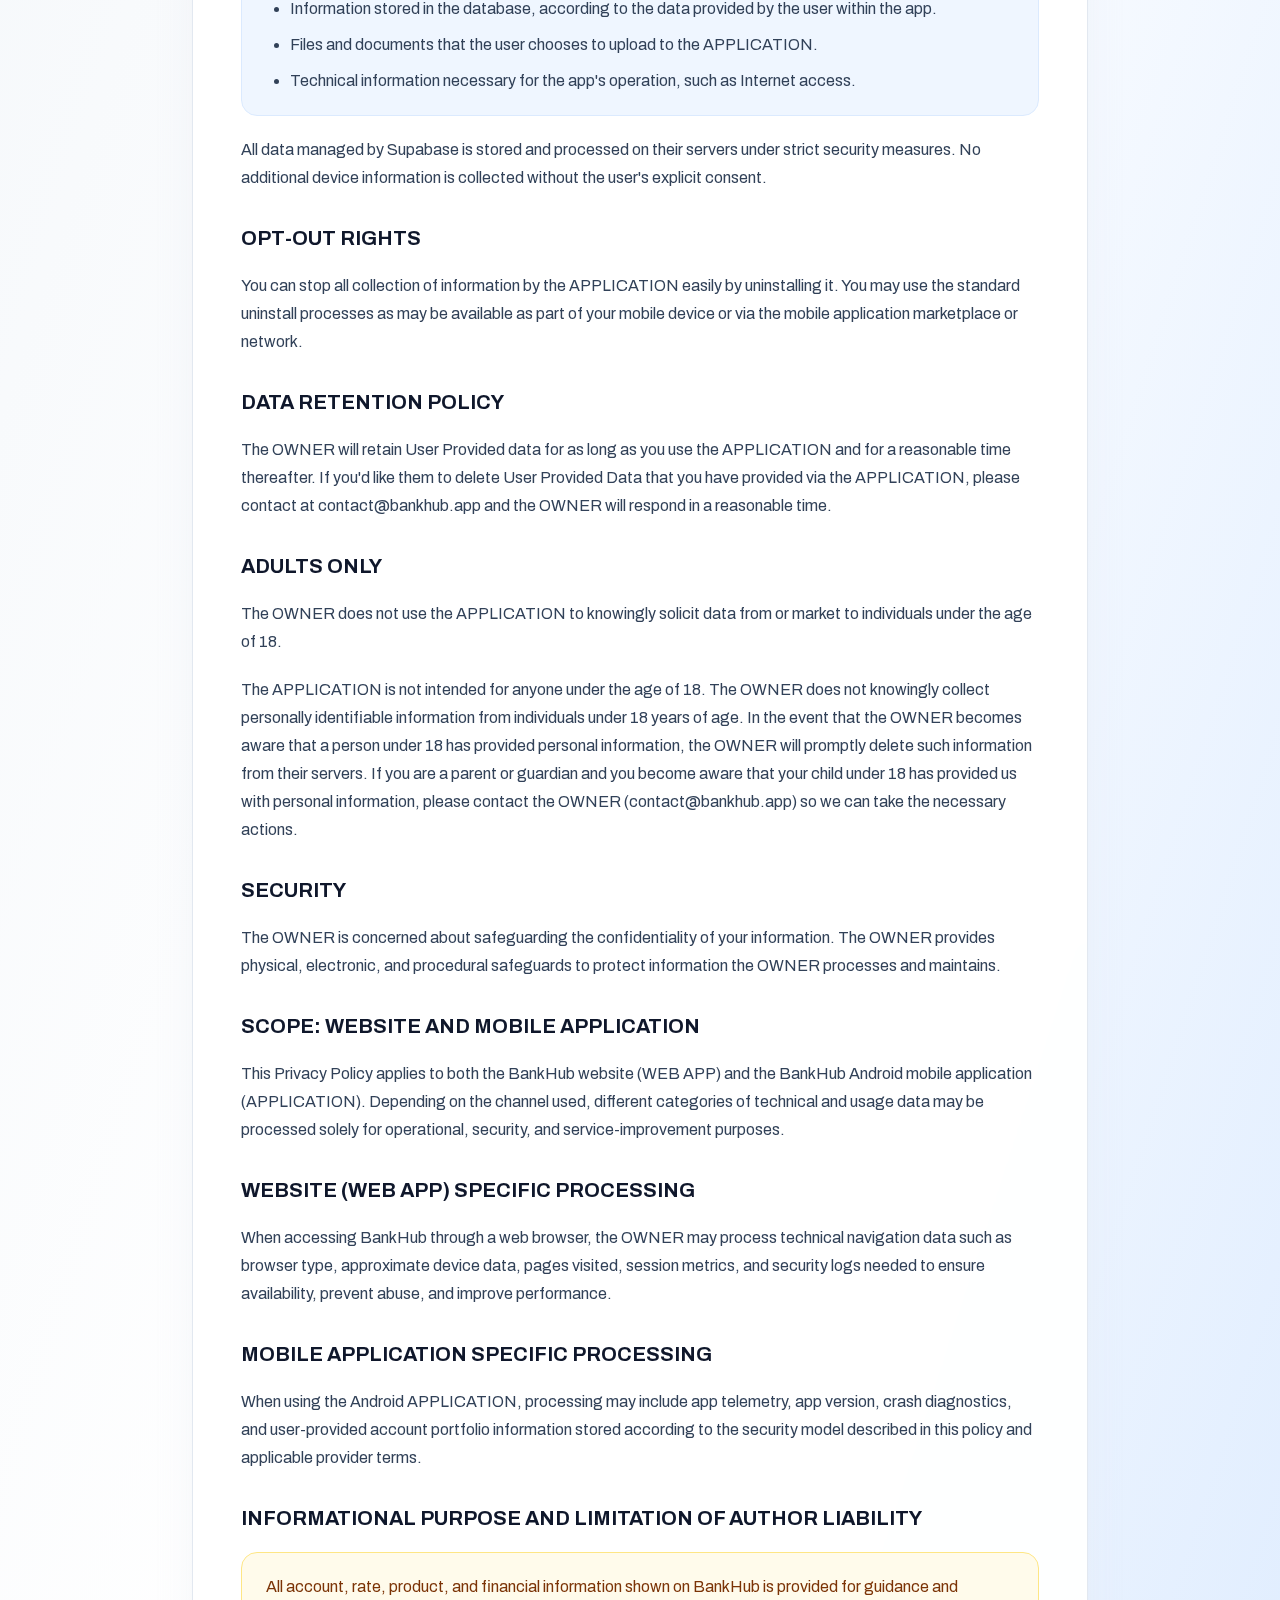
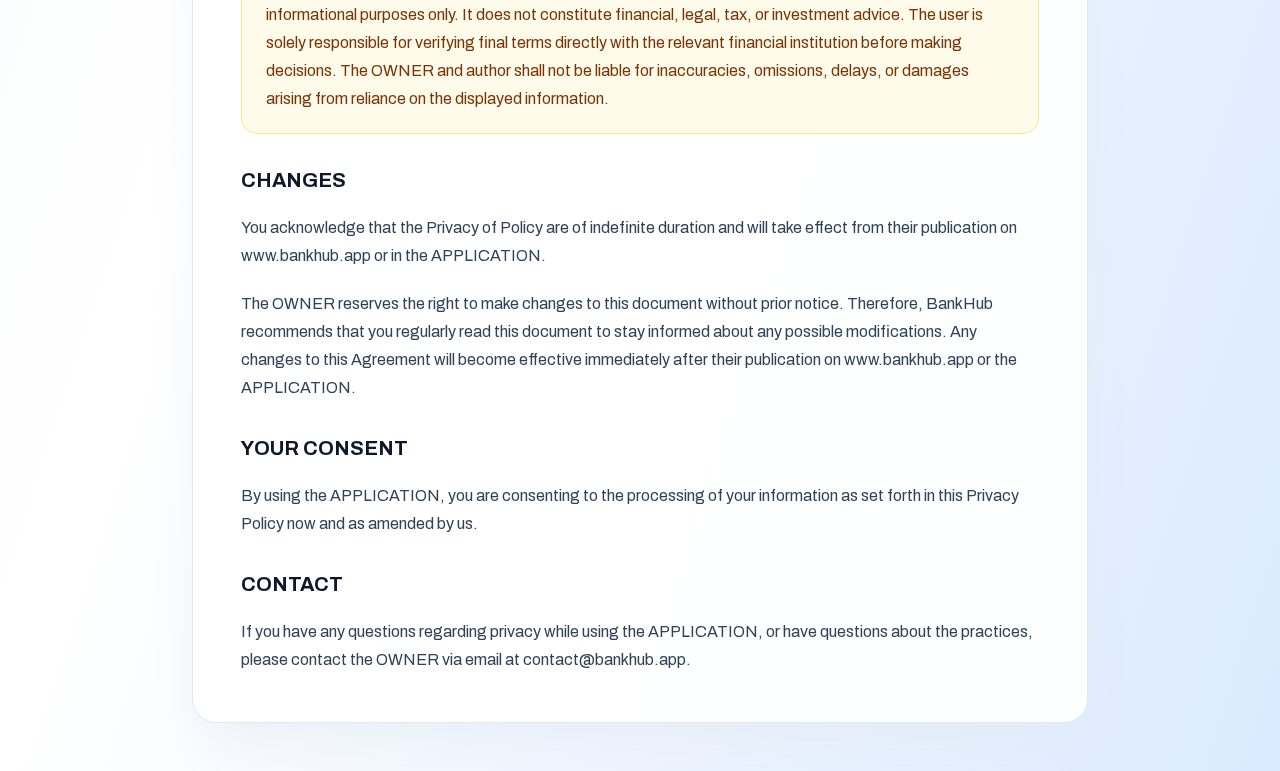
<file: en/privacy.html>
<!DOCTYPE html><html lang="en"><head><meta charSet="utf-8"/><meta name="viewport" content="width=device-width, initial-scale=1"/><link rel="preload" href="/_next/static/media/1a4aa50920b5315c-s.p.woff2" as="font" crossorigin="" type="font/woff2"/><link rel="stylesheet" href="/_next/static/css/dea38457164d099d.css" data-precedence="next"/><link rel="preload" as="script" fetchPriority="low" href="/_next/static/chunks/webpack-94258d4dfd3f00a1.js"/><script src="/_next/static/chunks/4bd1b696-3928c471a35f75e9.js" async=""></script><script src="/_next/static/chunks/684-d4200959a1c5a85e.js" async=""></script><script src="/_next/static/chunks/main-app-3560a8a21a3a493c.js" async=""></script><script src="/_next/static/chunks/874-1b754a4cb578b3db.js" async=""></script><script src="/_next/static/chunks/573-a2c1787be273751f.js" async=""></script><script src="/_next/static/chunks/691-21a3a969e8d54b7b.js" async=""></script><script src="/_next/static/chunks/app/layout-522e261f1c4e666b.js" async=""></script><script src="/_next/static/chunks/app/%5Blang%5D/privacy/page-3d6797a709dbd4b1.js" async=""></script><meta name="next-size-adjust" content=""/><title>BankHub | Privacy Policy</title><meta name="description" content="BankHub privacy policy for mobile application users."/><link rel="alternate" hrefLang="es" href="/es/privacy"/><link rel="alternate" hrefLang="en" href="/en/privacy"/><link rel="icon" href="/favicon.ico" type="image/x-icon" sizes="16x16"/><script>document.querySelectorAll('body link[rel="icon"], body link[rel="apple-touch-icon"]').forEach(el => document.head.appendChild(el))</script><script src="/_next/static/chunks/polyfills-42372ed130431b0a.js" noModule=""></script></head><body class="__className_5afde0"><!--$!--><template data-dgst="BAILOUT_TO_CLIENT_SIDE_RENDERING"></template><!--/$--><main class="min-h-screen bg-gradient-to-br from-slate-100 via-white to-blue-100 py-12 px-4 sm:px-6 lg:px-8"><article class="mx-auto w-full max-w-4xl rounded-3xl border border-slate-200 bg-white/95 shadow-2xl shadow-slate-200/60 backdrop-blur p-6 sm:p-10 lg:p-12"><header class="border-b border-slate-200 pb-6 mb-8"><h1 class="text-center text-3xl sm:text-4xl font-black tracking-tight text-slate-900">BANKHUB PRIVACY POLICY</h1><h3 class="mt-4 text-center text-sm sm:text-base font-semibold text-slate-700"><a class="text-blue-700 hover:text-blue-900 underline underline-offset-4" href="/es/privacy">SPANISH</a> <!-- -->|<!-- --> <a class="text-blue-700 hover:text-blue-900 underline underline-offset-4" href="/en/privacy">ENGLISH</a></h3><p class="mt-4 text-center text-sm text-slate-500">Last updated: March 20, 2026</p></header><div class="space-y-5 text-slate-700 leading-7 text-[15px] sm:text-base"><p>This privacy policy applies to the BankHub app (hereby referred to as &quot;APPLICATION&quot;) for mobile devices that was created by Francisco Javier Santos Velázquez (hereby referred to as &quot;OWNER&quot;). The APPLICATION is available for Android devices and offers free functionality with additional functionality on a subscription basis. This service is intended for use &quot;AS IS&quot;.</p><h3 class="pt-3 text-lg sm:text-xl font-bold text-slate-900">INFORMACION COLLECTION AND USE</h3><p>The APPLICATION collects information when you download and use it. This information may include information such as</p><div class="rounded-2xl border border-blue-100 bg-blue-50 px-4 py-3 sm:px-6 sm:py-5"><ul class="list-disc pl-6 space-y-2"><li>Your device&#x27;s Internet Protocol address (e.g. IP address)</li><li>The pages of the APPLICATION that you visit, the time and date of your visit, the time spent on those pages</li><li>The time spent on the APPLICATION</li><li>The operating system you use on your mobile device</li></ul></div><p>The APPLICATION does not gather precise information about the location of your mobile device.</p><p>For a better experience, while using the APPLICATION, the OWNER may require you to provide us with certain personally identifiable information. The information that the OWNER request will be retained by them and used as described in this privacy policy.</p><h3 class="pt-3 text-lg sm:text-xl font-bold text-slate-900">THIRD PARTY ACCESS</h3><p>Only aggregated, anonymized data is periodically transmitted to external services to aid the OWNER in improving the APPLICATION and their service. The OWNER may share your information with third parties in the ways that are described in this privacy statement.</p><p>Please note that the APPLICATION utilizes third-party services that have their own Privacy Policy about handling data. Below are the links to the Privacy Policy of the third-party service providers used by the APPLICATION:</p><ul class="list-disc pl-6"><li><a href="https://www.google.com/policies/privacy/" target="_blank" rel="noopener noreferrer" class="text-blue-700 hover:text-blue-900 underline underline-offset-4">Google Play Services</a></li></ul><p>The OWNER may disclose User Provided and Automatically Collected Information:</p><div class="rounded-2xl border border-blue-100 bg-blue-50 px-4 py-3 sm:px-6 sm:py-5"><ul class="list-disc pl-6 space-y-2"><li>as required by law, such as to comply with a subpoena, or similar legal process;</li><li>when they believe in good faith that disclosure is necessary to protect their rights, protect your safety or the safety of others, investigate fraud, or respond to a government request;</li><li>with their trusted services providers who work on their behalf, do not have an independent use of the information we disclose to them, and have agreed to adhere to the rules set forth in this privacy statement.</li></ul></div><p>The APPLICATION uses Supabase as a backend provider. Through its SDK for Android, the following types of information are collected and processed:</p><div class="rounded-2xl border border-blue-100 bg-blue-50 px-4 py-3 sm:px-6 sm:py-5"><ul class="list-disc pl-6 space-y-2"><li>Information stored in the database, according to the data provided by the user within the app.</li><li>Files and documents that the user chooses to upload to the APPLICATION.</li><li>Technical information necessary for the app&#x27;s operation, such as Internet access.</li></ul></div><p>All data managed by Supabase is stored and processed on their servers under strict security measures. No additional device information is collected without the user&#x27;s explicit consent.</p><h3 class="pt-3 text-lg sm:text-xl font-bold text-slate-900">OPT-OUT RIGHTS</h3><p>You can stop all collection of information by the APPLICATION easily by uninstalling it. You may use the standard uninstall processes as may be available as part of your mobile device or via the mobile application marketplace or network.</p><h3 class="pt-3 text-lg sm:text-xl font-bold text-slate-900">DATA RETENTION POLICY</h3><p>The OWNER will retain User Provided data for as long as you use the APPLICATION and for a reasonable time thereafter. If you&#x27;d like them to delete User Provided Data that you have provided via the APPLICATION, please contact at contact@bankhub.app and the OWNER will respond in a reasonable time.</p><h3 class="pt-3 text-lg sm:text-xl font-bold text-slate-900">ADULTS ONLY</h3><p>The OWNER does not use the APPLICATION to knowingly solicit data from or market to individuals under the age of 18.</p><p>The APPLICATION is not intended for anyone under the age of 18. The OWNER does not knowingly collect personally identifiable information from individuals under 18 years of age. In the event that the OWNER becomes aware that a person under 18 has provided personal information, the OWNER will promptly delete such information from their servers. If you are a parent or guardian and you become aware that your child under 18 has provided us with personal information, please contact the OWNER (contact@bankhub.app) so we can take the necessary actions.</p><h3 class="pt-3 text-lg sm:text-xl font-bold text-slate-900">SECURITY</h3><p>The OWNER is concerned about safeguarding the confidentiality of your information. The OWNER provides physical, electronic, and procedural safeguards to protect information the OWNER processes and maintains.</p><h3 class="pt-3 text-lg sm:text-xl font-bold text-slate-900">SCOPE: WEBSITE AND MOBILE APPLICATION</h3><p>This Privacy Policy applies to both the BankHub website (WEB APP) and the BankHub Android mobile application (APPLICATION). Depending on the channel used, different categories of technical and usage data may be processed solely for operational, security, and service-improvement purposes.</p><h3 class="pt-3 text-lg sm:text-xl font-bold text-slate-900">WEBSITE (WEB APP) SPECIFIC PROCESSING</h3><p>When accessing BankHub through a web browser, the OWNER may process technical navigation data such as browser type, approximate device data, pages visited, session metrics, and security logs needed to ensure availability, prevent abuse, and improve performance.</p><h3 class="pt-3 text-lg sm:text-xl font-bold text-slate-900">MOBILE APPLICATION SPECIFIC PROCESSING</h3><p>When using the Android APPLICATION, processing may include app telemetry, app version, crash diagnostics, and user-provided account portfolio information stored according to the security model described in this policy and applicable provider terms.</p><h3 class="pt-3 text-lg sm:text-xl font-bold text-slate-900">INFORMATIONAL PURPOSE AND LIMITATION OF AUTHOR LIABILITY</h3><div class="rounded-2xl border border-amber-200 bg-amber-50 px-4 py-3 sm:px-6 sm:py-5"><p class="text-amber-900">All account, rate, product, and financial information shown on BankHub is provided for guidance and informational purposes only. It does not constitute financial, legal, tax, or investment advice. The user is solely responsible for verifying final terms directly with the relevant financial institution before making decisions. The OWNER and author shall not be liable for inaccuracies, omissions, delays, or damages arising from reliance on the displayed information.</p></div><h3 class="pt-3 text-lg sm:text-xl font-bold text-slate-900">CHANGES</h3><p>You acknowledge that the Privacy of Policy are of indefinite duration and will take effect from their publication on www.bankhub.app or in the APPLICATION.</p><p>The OWNER reserves the right to make changes to this document without prior notice. Therefore, BankHub recommends that you regularly read this document to stay informed about any possible modifications. Any changes to this Agreement will become effective immediately after their publication on www.bankhub.app or the APPLICATION.</p><h3 class="pt-3 text-lg sm:text-xl font-bold text-slate-900">YOUR CONSENT</h3><p>By using the APPLICATION, you are consenting to the processing of your information as set forth in this Privacy Policy now and as amended by us.</p><h3 class="pt-3 text-lg sm:text-xl font-bold text-slate-900">CONTACT</h3><p>If you have any questions regarding privacy while using the APPLICATION, or have questions about the practices, please contact the OWNER via email at contact@bankhub.app.</p></div></article></main><!--$--><!--/$--><!--$--><!--/$--><script src="/_next/static/chunks/webpack-94258d4dfd3f00a1.js" async=""></script><script>(self.__next_f=self.__next_f||[]).push([0])</script><script>self.__next_f.push([1,"1:\"$Sreact.fragment\"\n4:I[7555,[],\"\"]\n5:I[1295,[],\"\"]\n7:I[9665,[],\"MetadataBoundary\"]\n9:I[9665,[],\"OutletBoundary\"]\nc:I[4911,[],\"AsyncMetadataOutlet\"]\ne:I[9665,[],\"ViewportBoundary\"]\n10:I[6614,[],\"\"]\n:HL[\"/_next/static/media/1a4aa50920b5315c-s.p.woff2\",\"font\",{\"crossOrigin\":\"\",\"type\":\"font/woff2\"}]\n:HL[\"/_next/static/css/dea38457164d099d.css\",\"style\"]\n0:{\"P\":null,\"b\":\"lX6je32Ju7_2YDLEReYEK\",\"p\":\"\",\"c\":[\"\",\"en\",\"privacy\"],\"i\":false,\"f\":[[[\"\",{\"children\":[[\"lang\",\"en\",\"d\"],{\"children\":[\"privacy\",{\"children\":[\"__PAGE__\",{}]}]}]},\"$undefined\",\"$undefined\",true],[\"\",[\"$\",\"$1\",\"c\",{\"children\":[[[\"$\",\"link\",\"0\",{\"rel\":\"stylesheet\",\"href\":\"/_next/static/css/dea38457164d099d.css\",\"precedence\":\"next\",\"crossOrigin\":\"$undefined\",\"nonce\":\"$undefined\"}]],\"$L2\"]}],{\"children\":[[\"lang\",\"en\",\"d\"],[\"$\",\"$1\",\"c\",{\"children\":[null,\"$L3\"]}],{\"children\":[\"privacy\",[\"$\",\"$1\",\"c\",{\"children\":[null,[\"$\",\"$L4\",null,{\"parallelRouterKey\":\"children\",\"error\":\"$undefined\",\"errorStyles\":\"$undefined\",\"errorScripts\":\"$undefined\",\"template\":[\"$\",\"$L5\",null,{}],\"templateStyles\":\"$undefined\",\"templateScripts\":\"$undefined\",\"notFound\":\"$undefined\",\"forbidden\":\"$undefined\",\"unauthorized\":\"$undefined\"}]]}],{\"children\":[\"__PAGE__\",[\"$\",\"$1\",\"c\",{\"children\":[\"$L6\",[\"$\",\"$L7\",null,{\"children\":\"$L8\"}],null,[\"$\",\"$L9\",null,{\"children\":[\"$La\",\"$Lb\",[\"$\",\"$Lc\",null,{\"promise\":\"$@d\"}]]}]]}],{},null,false]},null,false]},null,false]},null,false],[\"$\",\"$1\",\"h\",{\"children\":[null,[\"$\",\"$1\",\"PtM6m6C4IvVGsvszmZSzv\",{\"children\":[[\"$\",\"$Le\",null,{\"children\":\"$Lf\"}],[\"$\",\"meta\",null,{\"name\":\"next-size-adjust\",\"content\":\"\"}]]}],null]}],false]],\"m\":\"$undefined\",\"G\":[\"$10\",\"$undefined\"],\"s\":false,\"S\":true}\n"])</script><script>self.__next_f.push([1,"11:\"$Sreact.suspense\"\n12:I[4911,[],\"AsyncMetadata\"]\n14:I[5880,[\"874\",\"static/chunks/874-1b754a4cb578b3db.js\",\"573\",\"static/chunks/573-a2c1787be273751f.js\",\"691\",\"static/chunks/691-21a3a969e8d54b7b.js\",\"177\",\"static/chunks/app/layout-522e261f1c4e666b.js\"],\"default\"]\n15:I[6874,[\"874\",\"static/chunks/874-1b754a4cb578b3db.js\",\"632\",\"static/chunks/app/%5Blang%5D/privacy/page-3d6797a709dbd4b1.js\"],\"\"]\n8:[\"$\",\"$11\",null,{\"fallback\":null,\"children\":[\"$\",\"$L12\",null,{\"promise\":\"$@13\"}]}]\n2:[\"$\",\"html\",null,{\"lang\":\"en\",\"children\":[\"$\",\"body\",null,{\"className\":\"__className_5afde0\",\"children\":[[\"$\",\"$11\",null,{\"fallback\":null,\"children\":[\"$\",\"$L14\",null,{}]}],[\"$\",\"$L4\",null,{\"parallelRouterKey\":\"children\",\"error\":\"$undefined\",\"errorStyles\":\"$undefined\",\"errorScripts\":\"$undefined\",\"template\":[\"$\",\"$L5\",null,{}],\"templateStyles\":\"$undefined\",\"templateScripts\":\"$undefined\",\"notFound\":[[[\"$\",\"title\",null,{\"children\":\"404: This page could not be found.\"}],[\"$\",\"div\",null,{\"style\":{\"fontFamily\":\"system-ui,\\\"Segoe UI\\\",Roboto,Helvetica,Arial,sans-serif,\\\"Apple Color Emoji\\\",\\\"Segoe UI Emoji\\\"\",\"height\":\"100vh\",\"textAlign\":\"center\",\"display\":\"flex\",\"flexDirection\":\"column\",\"alignItems\":\"center\",\"justifyContent\":\"center\"},\"children\":[\"$\",\"div\",null,{\"children\":[[\"$\",\"style\",null,{\"dangerouslySetInnerHTML\":{\"__html\":\"body{color:#000;background:#fff;margin:0}.next-error-h1{border-right:1px solid rgba(0,0,0,.3)}@media (prefers-color-scheme:dark){body{color:#fff;background:#000}.next-error-h1{border-right:1px solid rgba(255,255,255,.3)}}\"}}],[\"$\",\"h1\",null,{\"className\":\"next-error-h1\",\"style\":{\"display\":\"inline-block\",\"margin\":\"0 20px 0 0\",\"padding\":\"0 23px 0 0\",\"fontSize\":24,\"fontWeight\":500,\"verticalAlign\":\"top\",\"lineHeight\":\"49px\"},\"children\":404}],[\"$\",\"div\",null,{\"style\":{\"display\":\"inline-block\"},\"children\":[\"$\",\"h2\",null,{\"style\":{\"fontSize\":14,\"fontWeight\":400,\"lineHeight\":\"49px\",\"margin\":0},\"children\":\"This page could not be found.\"}]}]]}]}]],[]],\"forbidden\":\"$undefined\",\"unauthorized\":\"$undefined\"}]]}]}]\n3:[\"$\",\"$L4\",null,{\"pa"])</script><script>self.__next_f.push([1,"rallelRouterKey\":\"children\",\"error\":\"$undefined\",\"errorStyles\":\"$undefined\",\"errorScripts\":\"$undefined\",\"template\":[\"$\",\"$L5\",null,{}],\"templateStyles\":\"$undefined\",\"templateScripts\":\"$undefined\",\"notFound\":\"$undefined\",\"forbidden\":\"$undefined\",\"unauthorized\":\"$undefined\"}]\n"])</script><script>self.__next_f.push([1,"6:[\"$\",\"main\",null,{\"className\":\"min-h-screen bg-gradient-to-br from-slate-100 via-white to-blue-100 py-12 px-4 sm:px-6 lg:px-8\",\"children\":[\"$\",\"article\",null,{\"className\":\"mx-auto w-full max-w-4xl rounded-3xl border border-slate-200 bg-white/95 shadow-2xl shadow-slate-200/60 backdrop-blur p-6 sm:p-10 lg:p-12\",\"children\":[[\"$\",\"header\",null,{\"className\":\"border-b border-slate-200 pb-6 mb-8\",\"children\":[[\"$\",\"h1\",null,{\"className\":\"text-center text-3xl sm:text-4xl font-black tracking-tight text-slate-900\",\"children\":\"BANKHUB PRIVACY POLICY\"}],[\"$\",\"h3\",null,{\"className\":\"mt-4 text-center text-sm sm:text-base font-semibold text-slate-700\",\"children\":[[\"$\",\"$L15\",null,{\"href\":\"/es/privacy\",\"className\":\"text-blue-700 hover:text-blue-900 underline underline-offset-4\",\"children\":\"SPANISH\"}],\" \",\"|\",\" \",[\"$\",\"$L15\",null,{\"href\":\"/en/privacy\",\"className\":\"text-blue-700 hover:text-blue-900 underline underline-offset-4\",\"children\":\"ENGLISH\"}]]}],[\"$\",\"p\",null,{\"className\":\"mt-4 text-center text-sm text-slate-500\",\"children\":\"Last updated: March 20, 2026\"}]]}],[\"$\",\"div\",null,{\"className\":\"space-y-5 text-slate-700 leading-7 text-[15px] sm:text-base\",\"children\":[[\"$\",\"p\",null,{\"children\":\"This privacy policy applies to the BankHub app (hereby referred to as \\\"APPLICATION\\\") for mobile devices that was created by Francisco Javier Santos Velázquez (hereby referred to as \\\"OWNER\\\"). The APPLICATION is available for Android devices and offers free functionality with additional functionality on a subscription basis. This service is intended for use \\\"AS IS\\\".\"}],[\"$\",\"h3\",null,{\"className\":\"pt-3 text-lg sm:text-xl font-bold text-slate-900\",\"children\":\"INFORMACION COLLECTION AND USE\"}],[\"$\",\"p\",null,{\"children\":\"The APPLICATION collects information when you download and use it. This information may include information such as\"}],[\"$\",\"div\",null,{\"className\":\"rounded-2xl border border-blue-100 bg-blue-50 px-4 py-3 sm:px-6 sm:py-5\",\"children\":[\"$\",\"ul\",null,{\"className\":\"list-disc pl-6 space-y-2\",\"children\":[[\"$\",\"li\",null,{\"children\":\"Your device's Internet Protocol address (e.g. IP address)\"}],[\"$\",\"li\",null,{\"children\":\"The pages of the APPLICATION that you visit, the time and date of your visit, the time spent on those pages\"}],[\"$\",\"li\",null,{\"children\":\"The time spent on the APPLICATION\"}],[\"$\",\"li\",null,{\"children\":\"The operating system you use on your mobile device\"}]]}]}],[\"$\",\"p\",null,{\"children\":\"The APPLICATION does not gather precise information about the location of your mobile device.\"}],[\"$\",\"p\",null,{\"children\":\"For a better experience, while using the APPLICATION, the OWNER may require you to provide us with certain personally identifiable information. The information that the OWNER request will be retained by them and used as described in this privacy policy.\"}],[\"$\",\"h3\",null,{\"className\":\"pt-3 text-lg sm:text-xl font-bold text-slate-900\",\"children\":\"THIRD PARTY ACCESS\"}],[\"$\",\"p\",null,{\"children\":\"Only aggregated, anonymized data is periodically transmitted to external services to aid the OWNER in improving the APPLICATION and their service. The OWNER may share your information with third parties in the ways that are described in this privacy statement.\"}],[\"$\",\"p\",null,{\"children\":\"Please note that the APPLICATION utilizes third-party services that have their own Privacy Policy about handling data. Below are the links to the Privacy Policy of the third-party service providers used by the APPLICATION:\"}],[\"$\",\"ul\",null,{\"className\":\"list-disc pl-6\",\"children\":[\"$\",\"li\",null,{\"children\":[\"$\",\"a\",null,{\"href\":\"https://www.google.com/policies/privacy/\",\"target\":\"_blank\",\"rel\":\"noopener noreferrer\",\"className\":\"text-blue-700 hover:text-blue-900 underline underline-offset-4\",\"children\":\"Google Play Services\"}]}]}],[\"$\",\"p\",null,{\"children\":\"The OWNER may disclose User Provided and Automatically Collected Information:\"}],[\"$\",\"div\",null,{\"className\":\"rounded-2xl border border-blue-100 bg-blue-50 px-4 py-3 sm:px-6 sm:py-5\",\"children\":[\"$\",\"ul\",null,{\"className\":\"list-disc pl-6 space-y-2\",\"children\":[[\"$\",\"li\",null,{\"children\":\"as required by law, such as to comply with a subpoena, or similar legal process;\"}],[\"$\",\"li\",null,{\"children\":\"when they believe in good faith that disclosure is necessary to protect their rights, protect your safety or the safety of others, investigate fraud, or respond to a government request;\"}],[\"$\",\"li\",null,{\"children\":\"with their trusted services providers who work on their behalf, do not have an independent use of the information we disclose to them, and have agreed to adhere to the rules set forth in this privacy statement.\"}]]}]}],[\"$\",\"p\",null,{\"children\":\"The APPLICATION uses Supabase as a backend provider. Through its SDK for Android, the following types of information are collected and processed:\"}],[\"$\",\"div\",null,{\"className\":\"rounded-2xl border border-blue-100 bg-blue-50 px-4 py-3 sm:px-6 sm:py-5\",\"children\":[\"$\",\"ul\",null,{\"className\":\"list-disc pl-6 space-y-2\",\"children\":[[\"$\",\"li\",null,{\"children\":\"Information stored in the database, according to the data provided by the user within the app.\"}],[\"$\",\"li\",null,{\"children\":\"Files and documents that the user chooses to upload to the APPLICATION.\"}],[\"$\",\"li\",null,{\"children\":\"Technical information necessary for the app's operation, such as Internet access.\"}]]}]}],[\"$\",\"p\",null,{\"children\":\"All data managed by Supabase is stored and processed on their servers under strict security measures. No additional device information is collected without the user's explicit consent.\"}],[\"$\",\"h3\",null,{\"className\":\"pt-3 text-lg sm:text-xl font-bold text-slate-900\",\"children\":\"OPT-OUT RIGHTS\"}],[\"$\",\"p\",null,{\"children\":\"You can stop all collection of information by the APPLICATION easily by uninstalling it. You may use the standard uninstall processes as may be available as part of your mobile device or via the mobile application marketplace or network.\"}],[\"$\",\"h3\",null,{\"className\":\"pt-3 text-lg sm:text-xl font-bold text-slate-900\",\"children\":\"DATA RETENTION POLICY\"}],[\"$\",\"p\",null,{\"children\":\"The OWNER will retain User Provided data for as long as you use the APPLICATION and for a reasonable time thereafter. If you'd like them to delete User Provided Data that you have provided via the APPLICATION, please contact at contact@bankhub.app and the OWNER will respond in a reasonable time.\"}],[\"$\",\"h3\",null,{\"className\":\"pt-3 text-lg sm:text-xl font-bold text-slate-900\",\"children\":\"ADULTS ONLY\"}],[\"$\",\"p\",null,{\"children\":\"The OWNER does not use the APPLICATION to knowingly solicit data from or market to individuals under the age of 18.\"}],[\"$\",\"p\",null,{\"children\":\"The APPLICATION is not intended for anyone under the age of 18. The OWNER does not knowingly collect personally identifiable information from individuals under 18 years of age. In the event that the OWNER becomes aware that a person under 18 has provided personal information, the OWNER will promptly delete such information from their servers. If you are a parent or guardian and you become aware that your child under 18 has provided us with personal information, please contact the OWNER (contact@bankhub.app) so we can take the necessary actions.\"}],[\"$\",\"h3\",null,{\"className\":\"pt-3 text-lg sm:text-xl font-bold text-slate-900\",\"children\":\"SECURITY\"}],[\"$\",\"p\",null,{\"children\":\"The OWNER is concerned about safeguarding the confidentiality of your information. The OWNER provides physical, electronic, and procedural safeguards to protect information the OWNER processes and maintains.\"}],[\"$\",\"h3\",null,{\"className\":\"pt-3 text-lg sm:text-xl font-bold text-slate-900\",\"children\":\"SCOPE: WEBSITE AND MOBILE APPLICATION\"}],[\"$\",\"p\",null,{\"children\":\"This Privacy Policy applies to both the BankHub website (WEB APP) and the BankHub Android mobile application (APPLICATION). Depending on the channel used, different categories of technical and usage data may be processed solely for operational, security, and service-improvement purposes.\"}],[\"$\",\"h3\",null,{\"className\":\"pt-3 text-lg sm:text-xl font-bold text-slate-900\",\"children\":\"WEBSITE (WEB APP) SPECIFIC PROCESSING\"}],[\"$\",\"p\",null,{\"children\":\"When accessing BankHub through a web browser, the OWNER may process technical navigation data such as browser type, approximate device data, pages visited, session metrics, and security logs needed to ensure availability, prevent abuse, and improve performance.\"}],[\"$\",\"h3\",null,{\"className\":\"pt-3 text-lg sm:text-xl font-bold text-slate-900\",\"children\":\"MOBILE APPLICATION SPECIFIC PROCESSING\"}],[\"$\",\"p\",null,{\"children\":\"When using the Android APPLICATION, processing may include app telemetry, app version, crash diagnostics, and user-provided account portfolio information stored according to the security model described in this policy and applicable provider terms.\"}],[\"$\",\"h3\",null,{\"className\":\"pt-3 text-lg sm:text-xl font-bold text-slate-900\",\"children\":\"INFORMATIONAL PURPOSE AND LIMITATION OF AUTHOR LIABILITY\"}],[\"$\",\"div\",null,{\"className\":\"rounded-2xl border border-amber-200 bg-amber-50 px-4 py-3 sm:px-6 sm:py-5\",\"children\":[\"$\",\"p\",null,{\"className\":\"text-amber-900\",\"children\":\"All account, rate, product, and financial information shown on BankHub is provided for guidance and informational purposes only. It does not constitute financial, legal, tax, or investment advice. The user is solely responsible for verifying final terms directly with the relevant financial institution before making decisions. The OWNER and author shall not be liable for inaccuracies, omissions, delays, or damages arising from reliance on the displayed information.\"}]}],[\"$\",\"h3\",null,{\"className\":\"pt-3 text-lg sm:text-xl font-bold text-slate-900\",\"children\":\"CHANGES\"}],[\"$\",\"p\",null,{\"children\":\"You acknowledge that the Privacy of Policy are of indefinite duration and will take effect from their publication on www.bankhub.app or in the APPLICATION.\"}],[\"$\",\"p\",null,{\"children\":\"The OWNER reserves the right to make changes to this document without prior notice. Therefore, BankHub recommends that you regularly read this document to stay informed about any possible modifications. Any changes to this Agreement will become effective immediately after their publication on www.bankhub.app or the APPLICATION.\"}],[\"$\",\"h3\",null,{\"className\":\"pt-3 text-lg sm:text-xl font-bold text-slate-900\",\"children\":\"YOUR CONSENT\"}],[\"$\",\"p\",null,{\"children\":\"By using the APPLICATION, you are consenting to the processing of your information as set forth in this Privacy Policy now and as amended by us.\"}],[\"$\",\"h3\",null,{\"className\":\"pt-3 text-lg sm:text-xl font-bold text-slate-900\",\"children\":\"CONTACT\"}],[\"$\",\"p\",null,{\"children\":\"If you have any questions regarding privacy while using the APPLICATION, or have questions about the practices, please contact the OWNER via email at contact@bankhub.app.\"}]]}]]}]}]\n"])</script><script>self.__next_f.push([1,"b:null\n"])</script><script>self.__next_f.push([1,"f:[[\"$\",\"meta\",\"0\",{\"charSet\":\"utf-8\"}],[\"$\",\"meta\",\"1\",{\"name\":\"viewport\",\"content\":\"width=device-width, initial-scale=1\"}]]\na:null\n"])</script><script>self.__next_f.push([1,"13:{\"metadata\":[[\"$\",\"title\",\"0\",{\"children\":\"BankHub | Privacy Policy\"}],[\"$\",\"meta\",\"1\",{\"name\":\"description\",\"content\":\"BankHub privacy policy for mobile application users.\"}],[\"$\",\"link\",\"2\",{\"rel\":\"alternate\",\"hrefLang\":\"es\",\"href\":\"/es/privacy\"}],[\"$\",\"link\",\"3\",{\"rel\":\"alternate\",\"hrefLang\":\"en\",\"href\":\"/en/privacy\"}],[\"$\",\"link\",\"4\",{\"rel\":\"icon\",\"href\":\"/favicon.ico\",\"type\":\"image/x-icon\",\"sizes\":\"16x16\"}]],\"error\":null,\"digest\":\"$undefined\"}\nd:{\"metadata\":\"$13:metadata\",\"error\":null,\"digest\":\"$undefined\"}\n"])</script></body></html>
</file>
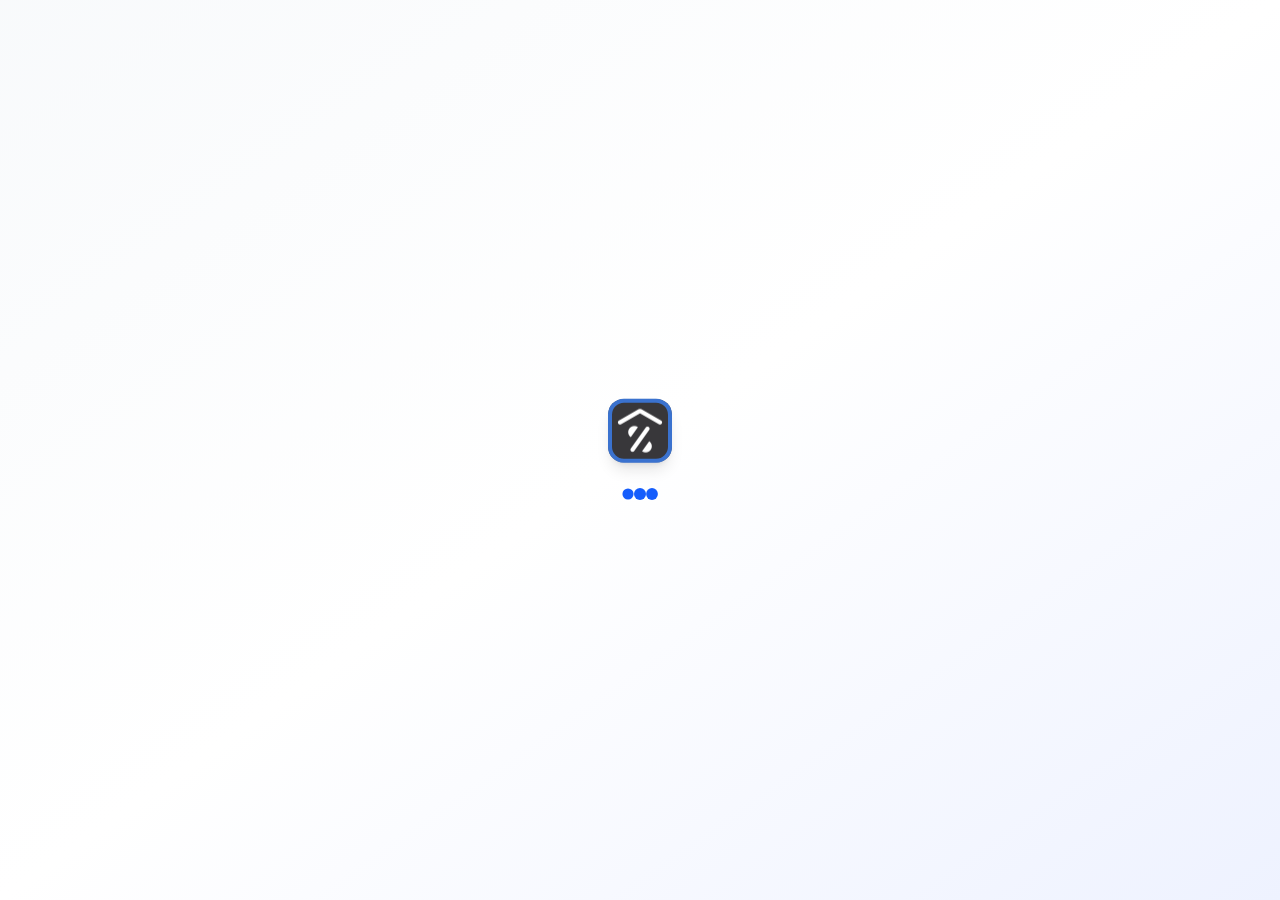
<file: en/share.html>
<!DOCTYPE html><html lang="en"><head><meta charSet="utf-8"/><meta name="viewport" content="width=device-width, initial-scale=1"/><link rel="preload" href="/_next/static/media/1a4aa50920b5315c-s.p.woff2" as="font" crossorigin="" type="font/woff2"/><link rel="stylesheet" href="/_next/static/css/dea38457164d099d.css" data-precedence="next"/><link rel="preload" as="script" fetchPriority="low" href="/_next/static/chunks/webpack-94258d4dfd3f00a1.js"/><script src="/_next/static/chunks/4bd1b696-3928c471a35f75e9.js" async=""></script><script src="/_next/static/chunks/684-d4200959a1c5a85e.js" async=""></script><script src="/_next/static/chunks/main-app-3560a8a21a3a493c.js" async=""></script><script src="/_next/static/chunks/874-1b754a4cb578b3db.js" async=""></script><script src="/_next/static/chunks/573-a2c1787be273751f.js" async=""></script><script src="/_next/static/chunks/691-21a3a969e8d54b7b.js" async=""></script><script src="/_next/static/chunks/app/layout-522e261f1c4e666b.js" async=""></script><script src="/_next/static/chunks/766-16efdb7bfebc86a4.js" async=""></script><script src="/_next/static/chunks/934-9d41abbd5643c925.js" async=""></script><script src="/_next/static/chunks/658-5b293ad2e8122d9c.js" async=""></script><script src="/_next/static/chunks/827-bd17655c0b181098.js" async=""></script><script src="/_next/static/chunks/502-9d92f4cb84d8991c.js" async=""></script><script src="/_next/static/chunks/app/%5Blang%5D/share/page-64f5720895db6019.js" async=""></script><meta name="next-size-adjust" content=""/><title>BankHub - Bank account details</title><meta name="description" content="Review the details and terms of the selected bank account on BankHub."/><link rel="alternate" hrefLang="es" href="/es/share"/><link rel="alternate" hrefLang="en" href="/en/share"/><link rel="icon" href="/favicon.ico" type="image/x-icon" sizes="16x16"/><script>document.querySelectorAll('body link[rel="icon"], body link[rel="apple-touch-icon"]').forEach(el => document.head.appendChild(el))</script><script src="/_next/static/chunks/polyfills-42372ed130431b0a.js" noModule=""></script></head><body class="__className_5afde0"><!--$!--><template data-dgst="BAILOUT_TO_CLIENT_SIDE_RENDERING"></template><!--/$--><!--$--><!--$!--><template data-dgst="BAILOUT_TO_CLIENT_SIDE_RENDERING"></template><div class="min-h-screen bg-gradient-to-br from-slate-50 via-white to-indigo-50 flex items-center justify-center"><div class="flex flex-col items-center space-y-6" style="opacity:0;transform:scale(0.8)"><div class="relative"><img alt="BankHub" loading="lazy" width="64" height="64" decoding="async" data-nimg="1" class="rounded-2xl shadow-lg" style="color:transparent" src="/icon.png"/><div class="absolute inset-0 rounded-2xl border-4 border-blue-200"></div></div><div class="text-center"><div class="flex space-x-1 justify-center" style="opacity:0"><div class="w-2 h-2 bg-blue-600 rounded-full"></div><div class="w-2 h-2 bg-blue-600 rounded-full"></div><div class="w-2 h-2 bg-blue-600 rounded-full"></div></div></div></div></div><!--/$--><!--/$--><!--$--><!--/$--><!--$--><!--/$--><script src="/_next/static/chunks/webpack-94258d4dfd3f00a1.js" async=""></script><script>(self.__next_f=self.__next_f||[]).push([0])</script><script>self.__next_f.push([1,"1:\"$Sreact.fragment\"\n4:I[7555,[],\"\"]\n5:I[1295,[],\"\"]\n7:I[9665,[],\"MetadataBoundary\"]\n9:I[9665,[],\"OutletBoundary\"]\nc:I[4911,[],\"AsyncMetadataOutlet\"]\ne:I[9665,[],\"ViewportBoundary\"]\n10:I[6614,[],\"\"]\n:HL[\"/_next/static/media/1a4aa50920b5315c-s.p.woff2\",\"font\",{\"crossOrigin\":\"\",\"type\":\"font/woff2\"}]\n:HL[\"/_next/static/css/dea38457164d099d.css\",\"style\"]\n0:{\"P\":null,\"b\":\"lX6je32Ju7_2YDLEReYEK\",\"p\":\"\",\"c\":[\"\",\"en\",\"share\"],\"i\":false,\"f\":[[[\"\",{\"children\":[[\"lang\",\"en\",\"d\"],{\"children\":[\"share\",{\"children\":[\"__PAGE__\",{}]}]}]},\"$undefined\",\"$undefined\",true],[\"\",[\"$\",\"$1\",\"c\",{\"children\":[[[\"$\",\"link\",\"0\",{\"rel\":\"stylesheet\",\"href\":\"/_next/static/css/dea38457164d099d.css\",\"precedence\":\"next\",\"crossOrigin\":\"$undefined\",\"nonce\":\"$undefined\"}]],\"$L2\"]}],{\"children\":[[\"lang\",\"en\",\"d\"],[\"$\",\"$1\",\"c\",{\"children\":[null,\"$L3\"]}],{\"children\":[\"share\",[\"$\",\"$1\",\"c\",{\"children\":[null,[\"$\",\"$L4\",null,{\"parallelRouterKey\":\"children\",\"error\":\"$undefined\",\"errorStyles\":\"$undefined\",\"errorScripts\":\"$undefined\",\"template\":[\"$\",\"$L5\",null,{}],\"templateStyles\":\"$undefined\",\"templateScripts\":\"$undefined\",\"notFound\":\"$undefined\",\"forbidden\":\"$undefined\",\"unauthorized\":\"$undefined\"}]]}],{\"children\":[\"__PAGE__\",[\"$\",\"$1\",\"c\",{\"children\":[\"$L6\",[\"$\",\"$L7\",null,{\"children\":\"$L8\"}],null,[\"$\",\"$L9\",null,{\"children\":[\"$La\",\"$Lb\",[\"$\",\"$Lc\",null,{\"promise\":\"$@d\"}]]}]]}],{},null,false]},null,false]},null,false]},null,false],[\"$\",\"$1\",\"h\",{\"children\":[null,[\"$\",\"$1\",\"pXM_bHYx90z_ZdouPJzec\",{\"children\":[[\"$\",\"$Le\",null,{\"children\":\"$Lf\"}],[\"$\",\"meta\",null,{\"name\":\"next-size-adjust\",\"content\":\"\"}]]}],null]}],false]],\"m\":\"$undefined\",\"G\":[\"$10\",\"$undefined\"],\"s\":false,\"S\":true}\n"])</script><script>self.__next_f.push([1,"11:\"$Sreact.suspense\"\n12:I[4911,[],\"AsyncMetadata\"]\n14:I[5880,[\"874\",\"static/chunks/874-1b754a4cb578b3db.js\",\"573\",\"static/chunks/573-a2c1787be273751f.js\",\"691\",\"static/chunks/691-21a3a969e8d54b7b.js\",\"177\",\"static/chunks/app/layout-522e261f1c4e666b.js\"],\"default\"]\n15:I[6961,[\"766\",\"static/chunks/766-16efdb7bfebc86a4.js\",\"934\",\"static/chunks/934-9d41abbd5643c925.js\",\"874\",\"static/chunks/874-1b754a4cb578b3db.js\",\"573\",\"static/chunks/573-a2c1787be273751f.js\",\"658\",\"static/chunks/658-5b293ad2e8122d9c.js\",\"691\",\"static/chunks/691-21a3a969e8d54b7b.js\",\"827\",\"static/chunks/827-bd17655c0b181098.js\",\"502\",\"static/chunks/502-9d92f4cb84d8991c.js\",\"919\",\"static/chunks/app/%5Blang%5D/share/page-64f5720895db6019.js\"],\"default\"]\n8:[\"$\",\"$11\",null,{\"fallback\":null,\"children\":[\"$\",\"$L12\",null,{\"promise\":\"$@13\"}]}]\n2:[\"$\",\"html\",null,{\"lang\":\"en\",\"children\":[\"$\",\"body\",null,{\"className\":\"__className_5afde0\",\"children\":[[\"$\",\"$11\",null,{\"fallback\":null,\"children\":[\"$\",\"$L14\",null,{}]}],[\"$\",\"$L4\",null,{\"parallelRouterKey\":\"children\",\"error\":\"$undefined\",\"errorStyles\":\"$undefined\",\"errorScripts\":\"$undefined\",\"template\":[\"$\",\"$L5\",null,{}],\"templateStyles\":\"$undefined\",\"templateScripts\":\"$undefined\",\"notFound\":[[[\"$\",\"title\",null,{\"children\":\"404: This page could not be found.\"}],[\"$\",\"div\",null,{\"style\":{\"fontFamily\":\"system-ui,\\\"Segoe UI\\\",Roboto,Helvetica,Arial,sans-serif,\\\"Apple Color Emoji\\\",\\\"Segoe UI Emoji\\\"\",\"height\":\"100vh\",\"textAlign\":\"center\",\"display\":\"flex\",\"flexDirection\":\"column\",\"alignItems\":\"center\",\"justifyContent\":\"center\"},\"children\":[\"$\",\"div\",null,{\"children\":[[\"$\",\"style\",null,{\"dangerouslySetInnerHTML\":{\"__html\":\"body{color:#000;background:#fff;margin:0}.next-error-h1{border-right:1px solid rgba(0,0,0,.3)}@media (prefers-color-scheme:dark){body{color:#fff;background:#000}.next-error-h1{border-right:1px solid rgba(255,255,255,.3)}}\"}}],[\"$\",\"h1\",null,{\"className\":\"next-error-h1\",\"style\":{\"display\":\"inline-block\",\"margin\":\"0 20px 0 0\",\"padding\":\"0 23px 0 0\",\"fontSize\":24,\"fontWeight\":500,\"verticalAlign\":\"top\",\""])</script><script>self.__next_f.push([1,"lineHeight\":\"49px\"},\"children\":404}],[\"$\",\"div\",null,{\"style\":{\"display\":\"inline-block\"},\"children\":[\"$\",\"h2\",null,{\"style\":{\"fontSize\":14,\"fontWeight\":400,\"lineHeight\":\"49px\",\"margin\":0},\"children\":\"This page could not be found.\"}]}]]}]}]],[]],\"forbidden\":\"$undefined\",\"unauthorized\":\"$undefined\"}]]}]}]\n3:[\"$\",\"$L4\",null,{\"parallelRouterKey\":\"children\",\"error\":\"$undefined\",\"errorStyles\":\"$undefined\",\"errorScripts\":\"$undefined\",\"template\":[\"$\",\"$L5\",null,{}],\"templateStyles\":\"$undefined\",\"templateScripts\":\"$undefined\",\"notFound\":\"$undefined\",\"forbidden\":\"$undefined\",\"unauthorized\":\"$undefined\"}]\n6:[\"$\",\"$11\",null,{\"fallback\":null,\"children\":[\"$\",\"$L15\",null,{}]}]\n"])</script><script>self.__next_f.push([1,"b:null\n"])</script><script>self.__next_f.push([1,"f:[[\"$\",\"meta\",\"0\",{\"charSet\":\"utf-8\"}],[\"$\",\"meta\",\"1\",{\"name\":\"viewport\",\"content\":\"width=device-width, initial-scale=1\"}]]\na:null\n"])</script><script>self.__next_f.push([1,"13:{\"metadata\":[[\"$\",\"title\",\"0\",{\"children\":\"BankHub - Bank account details\"}],[\"$\",\"meta\",\"1\",{\"name\":\"description\",\"content\":\"Review the details and terms of the selected bank account on BankHub.\"}],[\"$\",\"link\",\"2\",{\"rel\":\"alternate\",\"hrefLang\":\"es\",\"href\":\"/es/share\"}],[\"$\",\"link\",\"3\",{\"rel\":\"alternate\",\"hrefLang\":\"en\",\"href\":\"/en/share\"}],[\"$\",\"link\",\"4\",{\"rel\":\"icon\",\"href\":\"/favicon.ico\",\"type\":\"image/x-icon\",\"sizes\":\"16x16\"}]],\"error\":null,\"digest\":\"$undefined\"}\nd:{\"metadata\":\"$13:metadata\",\"error\":null,\"digest\":\"$undefined\"}\n"])</script></body></html>
</file>
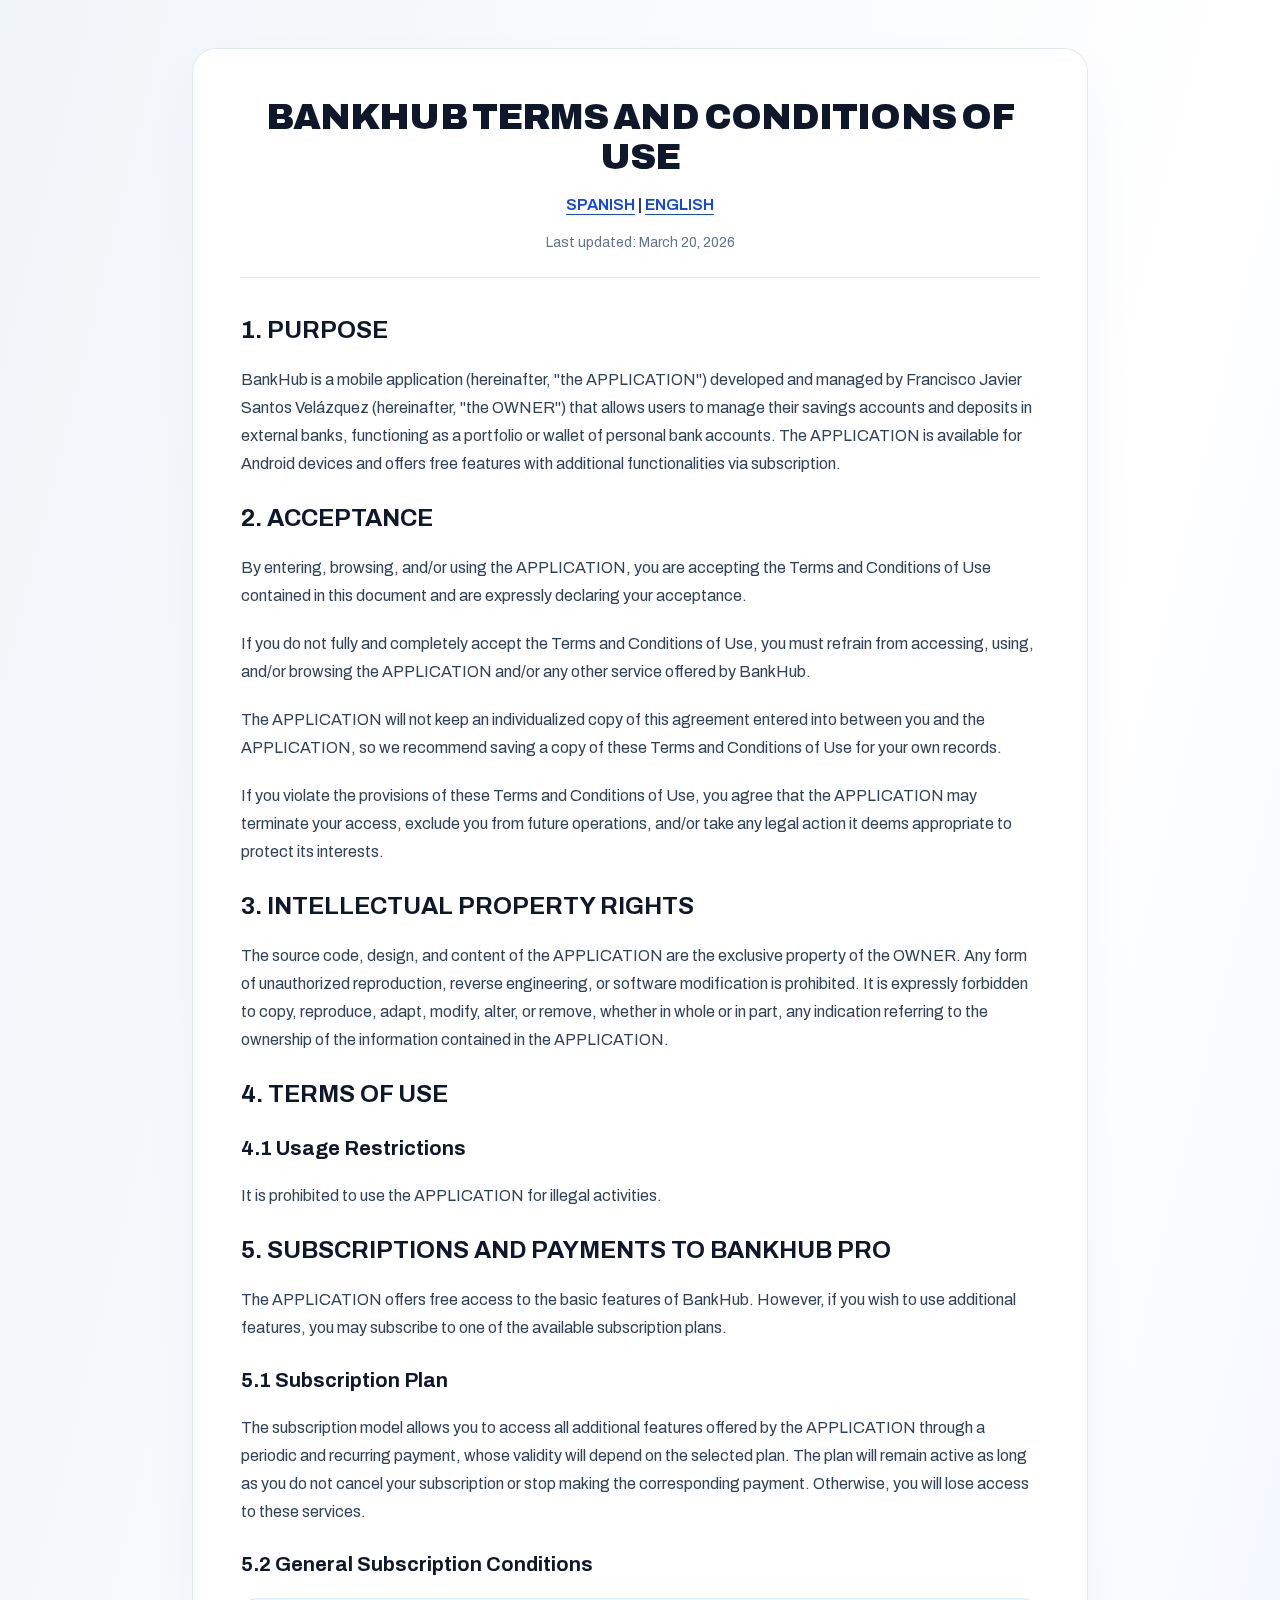
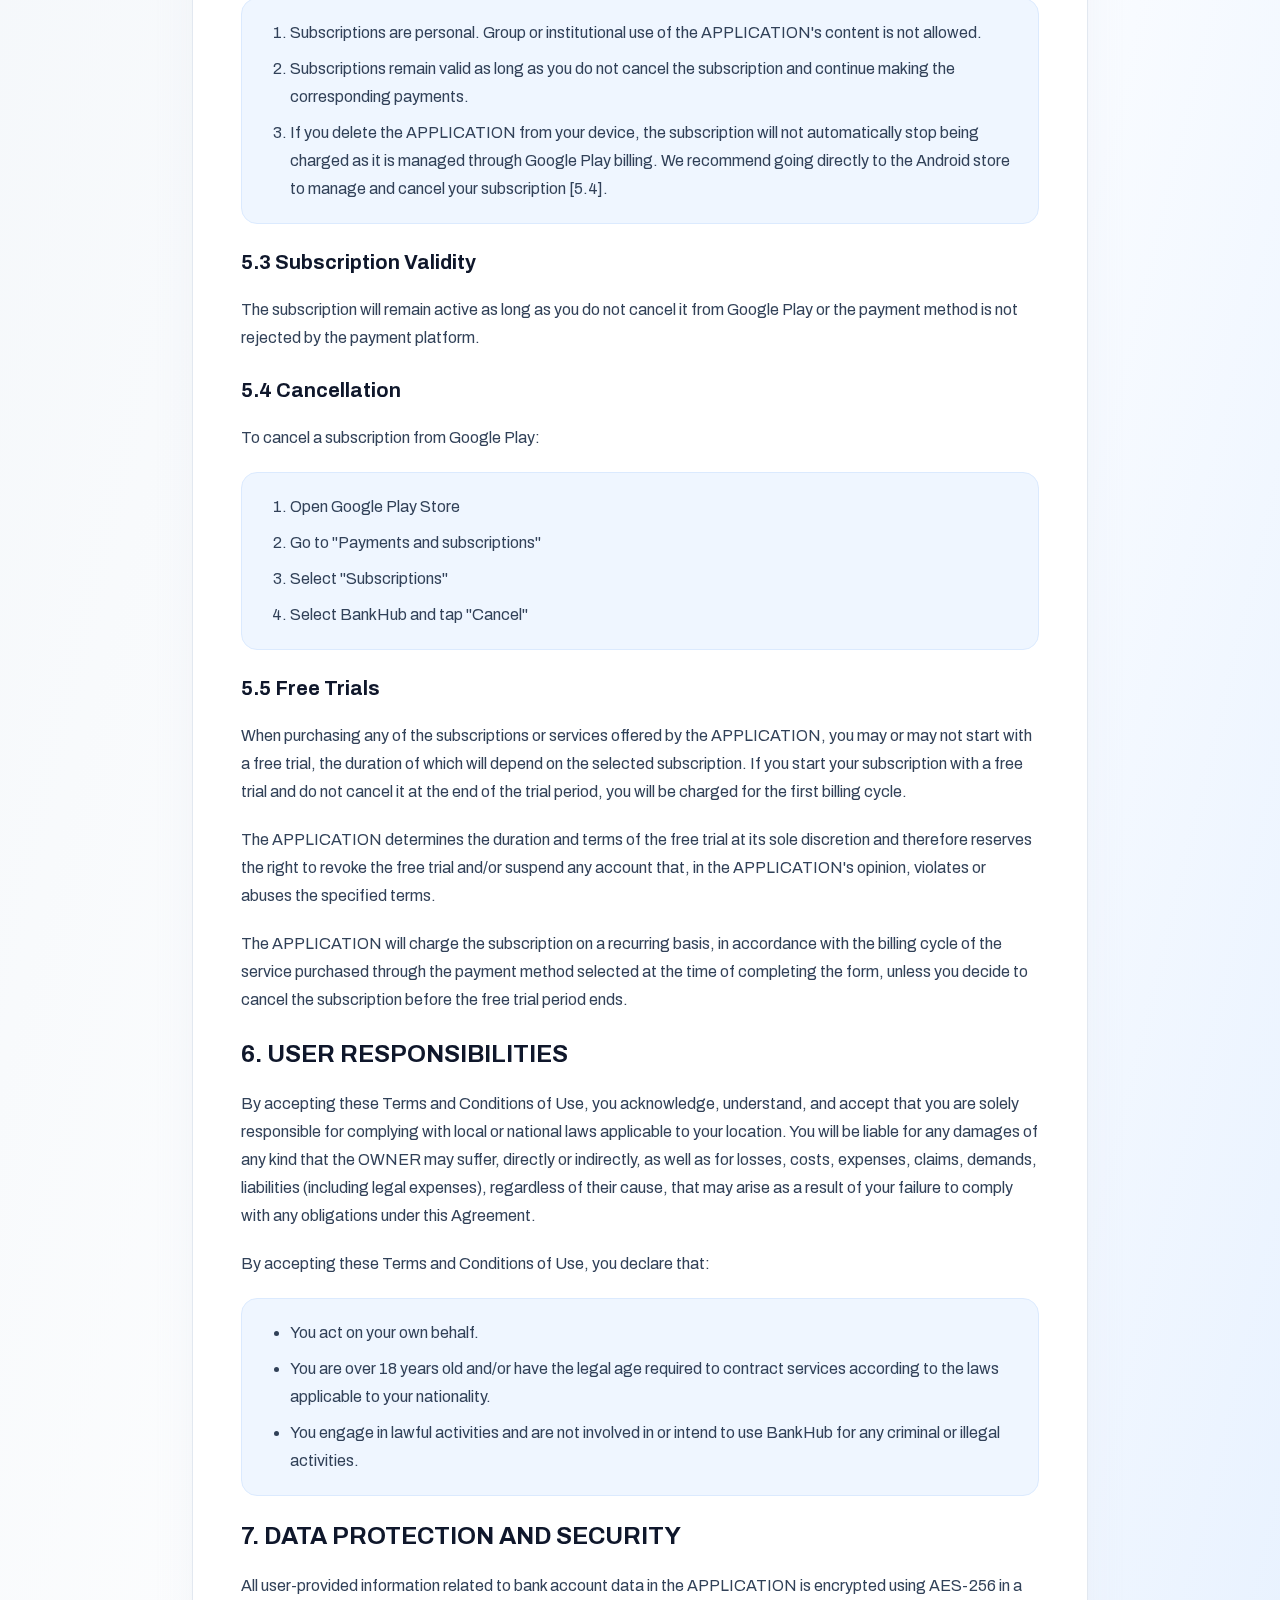
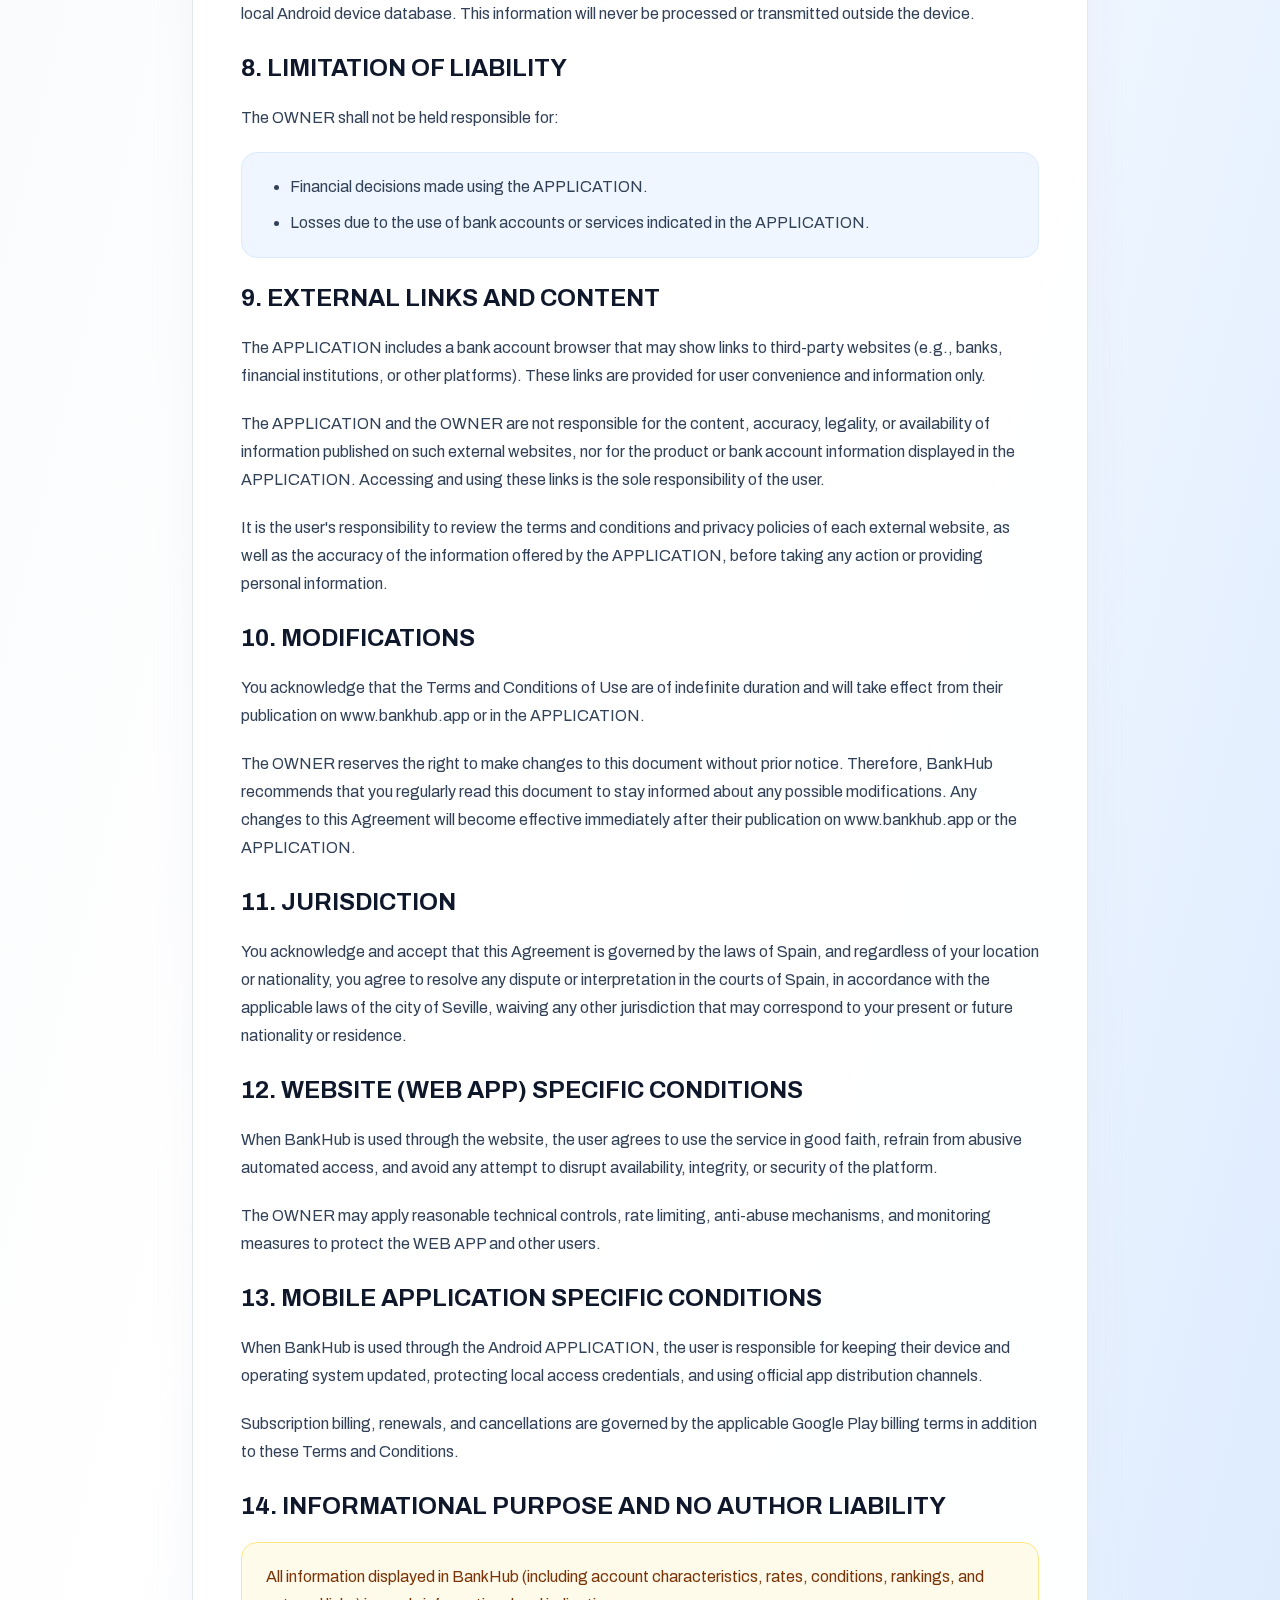
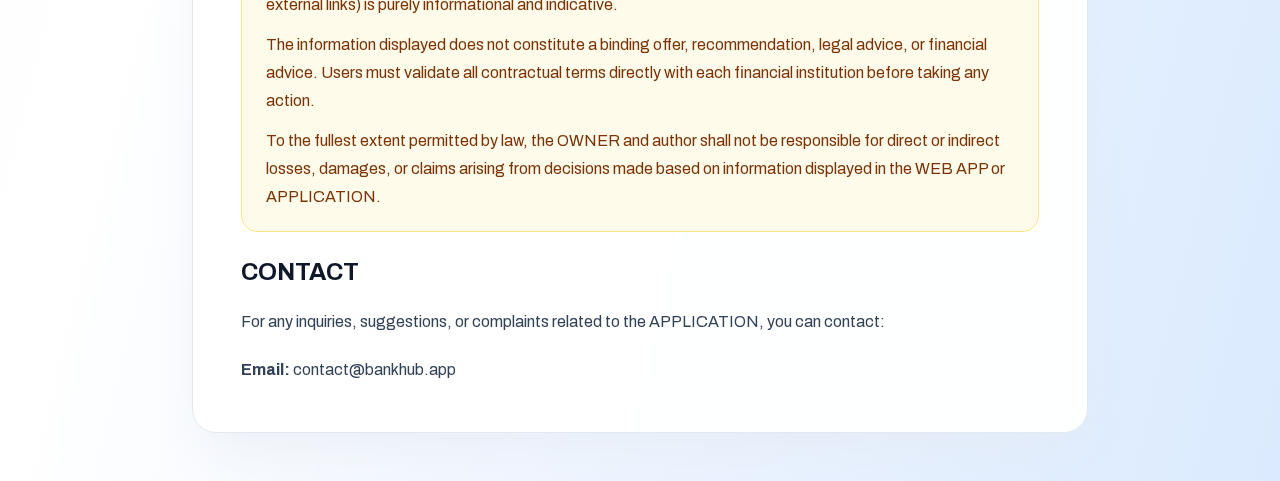
<file: en/terms.html>
<!DOCTYPE html><html lang="en"><head><meta charSet="utf-8"/><meta name="viewport" content="width=device-width, initial-scale=1"/><link rel="preload" href="/_next/static/media/1a4aa50920b5315c-s.p.woff2" as="font" crossorigin="" type="font/woff2"/><link rel="stylesheet" href="/_next/static/css/7c6ae590c6317d85.css" data-precedence="next"/><link rel="preload" as="script" fetchPriority="low" href="/_next/static/chunks/webpack-94258d4dfd3f00a1.js"/><script src="/_next/static/chunks/4bd1b696-3928c471a35f75e9.js" async=""></script><script src="/_next/static/chunks/684-d4200959a1c5a85e.js" async=""></script><script src="/_next/static/chunks/main-app-3560a8a21a3a493c.js" async=""></script><script src="/_next/static/chunks/874-1b754a4cb578b3db.js" async=""></script><script src="/_next/static/chunks/573-a2c1787be273751f.js" async=""></script><script src="/_next/static/chunks/691-c82bb03cde623502.js" async=""></script><script src="/_next/static/chunks/app/layout-ae344f17399e0ed5.js" async=""></script><script src="/_next/static/chunks/app/%5Blang%5D/terms/page-a4f48aa264fba085.js" async=""></script><meta name="next-size-adjust" content=""/><title>BankHub | Terms and Conditions</title><meta name="description" content="Terms and conditions of use for the BankHub mobile application."/><link rel="alternate" hrefLang="es" href="/es/terms"/><link rel="alternate" hrefLang="en" href="/en/terms"/><link rel="icon" href="/favicon.ico" type="image/x-icon" sizes="16x16"/><script>document.querySelectorAll('body link[rel="icon"], body link[rel="apple-touch-icon"]').forEach(el => document.head.appendChild(el))</script><script src="/_next/static/chunks/polyfills-42372ed130431b0a.js" noModule=""></script></head><body class="__className_5afde0"><!--$!--><template data-dgst="BAILOUT_TO_CLIENT_SIDE_RENDERING"></template><!--/$--><main class="min-h-screen bg-gradient-to-br from-slate-100 via-white to-blue-100 py-12 px-4 sm:px-6 lg:px-8"><article class="mx-auto w-full max-w-4xl rounded-3xl border border-slate-200 bg-white/95 shadow-2xl shadow-slate-200/60 backdrop-blur p-6 sm:p-10 lg:p-12"><header class="border-b border-slate-200 pb-6 mb-8"><h1 class="text-center text-3xl sm:text-4xl font-black tracking-tight text-slate-900">BANKHUB TERMS AND CONDITIONS OF USE</h1><h3 class="mt-4 text-center text-sm sm:text-base font-semibold text-slate-700"><a class="text-blue-700 hover:text-blue-900 underline underline-offset-4" href="/es/terms">SPANISH</a> <!-- -->|<!-- --> <a class="text-blue-700 hover:text-blue-900 underline underline-offset-4" href="/en/terms">ENGLISH</a></h3><p class="mt-4 text-center text-sm text-slate-500">Last updated: March 20, 2026</p></header><div class="space-y-5 text-slate-700 leading-7 text-[15px] sm:text-base"><h2 class="pt-1 text-xl sm:text-2xl font-bold text-slate-900">1. PURPOSE</h2><p>BankHub is a mobile application (hereinafter, &quot;the APPLICATION&quot;) developed and managed by Francisco Javier Santos Velázquez (hereinafter, &quot;the OWNER&quot;) that allows users to manage their savings accounts and deposits in external banks, functioning as a portfolio or wallet of personal bank accounts. The APPLICATION is available for Android devices and offers free features with additional functionalities via subscription.</p><h2 class="pt-1 text-xl sm:text-2xl font-bold text-slate-900">2. ACCEPTANCE</h2><p>By entering, browsing, and/or using the APPLICATION, you are accepting the Terms and Conditions of Use contained in this document and are expressly declaring your acceptance.</p><p>If you do not fully and completely accept the Terms and Conditions of Use, you must refrain from accessing, using, and/or browsing the APPLICATION and/or any other service offered by BankHub.</p><p>The APPLICATION will not keep an individualized copy of this agreement entered into between you and the APPLICATION, so we recommend saving a copy of these Terms and Conditions of Use for your own records.</p><p>If you violate the provisions of these Terms and Conditions of Use, you agree that the APPLICATION may terminate your access, exclude you from future operations, and/or take any legal action it deems appropriate to protect its interests.</p><h2 class="pt-1 text-xl sm:text-2xl font-bold text-slate-900">3. INTELLECTUAL PROPERTY RIGHTS</h2><p>The source code, design, and content of the APPLICATION are the exclusive property of the OWNER. Any form of unauthorized reproduction, reverse engineering, or software modification is prohibited. It is expressly forbidden to copy, reproduce, adapt, modify, alter, or remove, whether in whole or in part, any indication referring to the ownership of the information contained in the APPLICATION.</p><h2 class="pt-1 text-xl sm:text-2xl font-bold text-slate-900">4. TERMS OF USE</h2><h3 class="pt-1 text-lg sm:text-xl font-bold text-slate-900">4.1 Usage Restrictions</h3><p>It is prohibited to use the APPLICATION for illegal activities.</p><h2 class="pt-1 text-xl sm:text-2xl font-bold text-slate-900">5. SUBSCRIPTIONS AND PAYMENTS TO BANKHUB PRO</h2><p>The APPLICATION offers free access to the basic features of BankHub. However, if you wish to use additional features, you may subscribe to one of the available subscription plans.</p><h3 class="pt-1 text-lg sm:text-xl font-bold text-slate-900">5.1 Subscription Plan</h3><p>The subscription model allows you to access all additional features offered by the APPLICATION through a periodic and recurring payment, whose validity will depend on the selected plan. The plan will remain active as long as you do not cancel your subscription or stop making the corresponding payment. Otherwise, you will lose access to these services.</p><h3 class="pt-1 text-lg sm:text-xl font-bold text-slate-900">5.2 General Subscription Conditions</h3><div class="rounded-2xl border border-blue-100 bg-blue-50 px-4 py-3 sm:px-6 sm:py-5"><ol class="list-decimal pl-6 space-y-2"><li>Subscriptions are personal. Group or institutional use of the APPLICATION&#x27;s content is not allowed.</li><li>Subscriptions remain valid as long as you do not cancel the subscription and continue making the corresponding payments.</li><li>If you delete the APPLICATION from your device, the subscription will not automatically stop being charged as it is managed through Google Play billing. We recommend going directly to the Android store to manage and cancel your subscription [5.4].</li></ol></div><h3 class="pt-1 text-lg sm:text-xl font-bold text-slate-900">5.3 Subscription Validity</h3><p>The subscription will remain active as long as you do not cancel it from Google Play or the payment method is not rejected by the payment platform.</p><h3 class="pt-1 text-lg sm:text-xl font-bold text-slate-900">5.4 Cancellation</h3><p>To cancel a subscription from Google Play:</p><div class="rounded-2xl border border-blue-100 bg-blue-50 px-4 py-3 sm:px-6 sm:py-5"><ol class="list-decimal pl-6 space-y-2"><li>Open Google Play Store</li><li>Go to &quot;Payments and subscriptions&quot;</li><li>Select &quot;Subscriptions&quot;</li><li>Select BankHub and tap &quot;Cancel&quot;</li></ol></div><h3 class="pt-1 text-lg sm:text-xl font-bold text-slate-900">5.5 Free Trials</h3><p>When purchasing any of the subscriptions or services offered by the APPLICATION, you may or may not start with a free trial, the duration of which will depend on the selected subscription. If you start your subscription with a free trial and do not cancel it at the end of the trial period, you will be charged for the first billing cycle.</p><p>The APPLICATION determines the duration and terms of the free trial at its sole discretion and therefore reserves the right to revoke the free trial and/or suspend any account that, in the APPLICATION&#x27;s opinion, violates or abuses the specified terms.</p><p>The APPLICATION will charge the subscription on a recurring basis, in accordance with the billing cycle of the service purchased through the payment method selected at the time of completing the form, unless you decide to cancel the subscription before the free trial period ends.</p><h2 class="pt-1 text-xl sm:text-2xl font-bold text-slate-900">6. USER RESPONSIBILITIES</h2><p>By accepting these Terms and Conditions of Use, you acknowledge, understand, and accept that you are solely responsible for complying with local or national laws applicable to your location. You will be liable for any damages of any kind that the OWNER may suffer, directly or indirectly, as well as for losses, costs, expenses, claims, demands, liabilities (including legal expenses), regardless of their cause, that may arise as a result of your failure to comply with any obligations under this Agreement.</p><p>By accepting these Terms and Conditions of Use, you declare that:</p><div class="rounded-2xl border border-blue-100 bg-blue-50 px-4 py-3 sm:px-6 sm:py-5"><ul class="list-disc pl-6 space-y-2"><li>You act on your own behalf.</li><li>You are over 18 years old and/or have the legal age required to contract services according to the laws applicable to your nationality.</li><li>You engage in lawful activities and are not involved in or intend to use BankHub for any criminal or illegal activities.</li></ul></div><h2 class="pt-1 text-xl sm:text-2xl font-bold text-slate-900">7. DATA PROTECTION AND SECURITY</h2><p>All user-provided information related to bank account data in the APPLICATION is encrypted using AES-256 in a local Android device database. This information will never be processed or transmitted outside the device.</p><h2 class="pt-1 text-xl sm:text-2xl font-bold text-slate-900">8. LIMITATION OF LIABILITY</h2><p>The OWNER shall not be held responsible for:</p><div class="rounded-2xl border border-blue-100 bg-blue-50 px-4 py-3 sm:px-6 sm:py-5"><ul class="list-disc pl-6 space-y-2"><li>Financial decisions made using the APPLICATION.</li><li>Losses due to the use of bank accounts or services indicated in the APPLICATION.</li></ul></div><h2 class="pt-1 text-xl sm:text-2xl font-bold text-slate-900">9. EXTERNAL LINKS AND CONTENT</h2><p>The APPLICATION includes a bank account browser that may show links to third-party websites (e.g., banks, financial institutions, or other platforms). These links are provided for user convenience and information only.</p><p>The APPLICATION and the OWNER are not responsible for the content, accuracy, legality, or availability of information published on such external websites, nor for the product or bank account information displayed in the APPLICATION. Accessing and using these links is the sole responsibility of the user.</p><p>It is the user&#x27;s responsibility to review the terms and conditions and privacy policies of each external website, as well as the accuracy of the information offered by the APPLICATION, before taking any action or providing personal information.</p><h2 class="pt-1 text-xl sm:text-2xl font-bold text-slate-900">10. MODIFICATIONS</h2><p>You acknowledge that the Terms and Conditions of Use are of indefinite duration and will take effect from their publication on www.bankhub.app or in the APPLICATION.</p><p>The OWNER reserves the right to make changes to this document without prior notice. Therefore, BankHub recommends that you regularly read this document to stay informed about any possible modifications. Any changes to this Agreement will become effective immediately after their publication on www.bankhub.app or the APPLICATION.</p><h2 class="pt-1 text-xl sm:text-2xl font-bold text-slate-900">11. JURISDICTION</h2><p>You acknowledge and accept that this Agreement is governed by the laws of Spain, and regardless of your location or nationality, you agree to resolve any dispute or interpretation in the courts of Spain, in accordance with the applicable laws of the city of Seville, waiving any other jurisdiction that may correspond to your present or future nationality or residence.</p><h2 class="pt-1 text-xl sm:text-2xl font-bold text-slate-900">12. WEBSITE (WEB APP) SPECIFIC CONDITIONS</h2><p>When BankHub is used through the website, the user agrees to use the service in good faith, refrain from abusive automated access, and avoid any attempt to disrupt availability, integrity, or security of the platform.</p><p>The OWNER may apply reasonable technical controls, rate limiting, anti-abuse mechanisms, and monitoring measures to protect the WEB APP and other users.</p><h2 class="pt-1 text-xl sm:text-2xl font-bold text-slate-900">13. MOBILE APPLICATION SPECIFIC CONDITIONS</h2><p>When BankHub is used through the Android APPLICATION, the user is responsible for keeping their device and operating system updated, protecting local access credentials, and using official app distribution channels.</p><p>Subscription billing, renewals, and cancellations are governed by the applicable Google Play billing terms in addition to these Terms and Conditions.</p><h2 class="pt-1 text-xl sm:text-2xl font-bold text-slate-900">14. INFORMATIONAL PURPOSE AND NO AUTHOR LIABILITY</h2><div class="rounded-2xl border border-amber-200 bg-amber-50 px-4 py-3 sm:px-6 sm:py-5"><p class="text-amber-900">All information displayed in BankHub (including account characteristics, rates, conditions, rankings, and external links) is purely informational and indicative.</p><p class="text-amber-900 mt-3">The information displayed does not constitute a binding offer, recommendation, legal advice, or financial advice. Users must validate all contractual terms directly with each financial institution before taking any action.</p><p class="text-amber-900 mt-3">To the fullest extent permitted by law, the OWNER and author shall not be responsible for direct or indirect losses, damages, or claims arising from decisions made based on information displayed in the WEB APP or APPLICATION.</p></div><h2 class="pt-1 text-xl sm:text-2xl font-bold text-slate-900">CONTACT</h2><p>For any inquiries, suggestions, or complaints related to the APPLICATION, you can contact:</p><p><strong>Email:</strong> contact@bankhub.app</p></div></article></main><!--$--><!--/$--><!--$--><!--/$--><script src="/_next/static/chunks/webpack-94258d4dfd3f00a1.js" async=""></script><script>(self.__next_f=self.__next_f||[]).push([0])</script><script>self.__next_f.push([1,"1:\"$Sreact.fragment\"\n4:I[7555,[],\"\"]\n5:I[1295,[],\"\"]\n7:I[9665,[],\"MetadataBoundary\"]\n9:I[9665,[],\"OutletBoundary\"]\nc:I[4911,[],\"AsyncMetadataOutlet\"]\ne:I[9665,[],\"ViewportBoundary\"]\n10:I[6614,[],\"\"]\n:HL[\"/_next/static/media/1a4aa50920b5315c-s.p.woff2\",\"font\",{\"crossOrigin\":\"\",\"type\":\"font/woff2\"}]\n:HL[\"/_next/static/css/7c6ae590c6317d85.css\",\"style\"]\n0:{\"P\":null,\"b\":\"o0h0HfL3kS59OyXvTC4rt\",\"p\":\"\",\"c\":[\"\",\"en\",\"terms\"],\"i\":false,\"f\":[[[\"\",{\"children\":[[\"lang\",\"en\",\"d\"],{\"children\":[\"terms\",{\"children\":[\"__PAGE__\",{}]}]}]},\"$undefined\",\"$undefined\",true],[\"\",[\"$\",\"$1\",\"c\",{\"children\":[[[\"$\",\"link\",\"0\",{\"rel\":\"stylesheet\",\"href\":\"/_next/static/css/7c6ae590c6317d85.css\",\"precedence\":\"next\",\"crossOrigin\":\"$undefined\",\"nonce\":\"$undefined\"}]],\"$L2\"]}],{\"children\":[[\"lang\",\"en\",\"d\"],[\"$\",\"$1\",\"c\",{\"children\":[null,\"$L3\"]}],{\"children\":[\"terms\",[\"$\",\"$1\",\"c\",{\"children\":[null,[\"$\",\"$L4\",null,{\"parallelRouterKey\":\"children\",\"error\":\"$undefined\",\"errorStyles\":\"$undefined\",\"errorScripts\":\"$undefined\",\"template\":[\"$\",\"$L5\",null,{}],\"templateStyles\":\"$undefined\",\"templateScripts\":\"$undefined\",\"notFound\":\"$undefined\",\"forbidden\":\"$undefined\",\"unauthorized\":\"$undefined\"}]]}],{\"children\":[\"__PAGE__\",[\"$\",\"$1\",\"c\",{\"children\":[\"$L6\",[\"$\",\"$L7\",null,{\"children\":\"$L8\"}],null,[\"$\",\"$L9\",null,{\"children\":[\"$La\",\"$Lb\",[\"$\",\"$Lc\",null,{\"promise\":\"$@d\"}]]}]]}],{},null,false]},null,false]},null,false]},null,false],[\"$\",\"$1\",\"h\",{\"children\":[null,[\"$\",\"$1\",\"AqB16-IVMT3UE0ae5bhz8\",{\"children\":[[\"$\",\"$Le\",null,{\"children\":\"$Lf\"}],[\"$\",\"meta\",null,{\"name\":\"next-size-adjust\",\"content\":\"\"}]]}],null]}],false]],\"m\":\"$undefined\",\"G\":[\"$10\",\"$undefined\"],\"s\":false,\"S\":true}\n"])</script><script>self.__next_f.push([1,"11:\"$Sreact.suspense\"\n12:I[4911,[],\"AsyncMetadata\"]\n14:I[5880,[\"874\",\"static/chunks/874-1b754a4cb578b3db.js\",\"573\",\"static/chunks/573-a2c1787be273751f.js\",\"691\",\"static/chunks/691-c82bb03cde623502.js\",\"177\",\"static/chunks/app/layout-ae344f17399e0ed5.js\"],\"default\"]\n15:I[6874,[\"874\",\"static/chunks/874-1b754a4cb578b3db.js\",\"951\",\"static/chunks/app/%5Blang%5D/terms/page-a4f48aa264fba085.js\"],\"\"]\n8:[\"$\",\"$11\",null,{\"fallback\":null,\"children\":[\"$\",\"$L12\",null,{\"promise\":\"$@13\"}]}]\n2:[\"$\",\"html\",null,{\"lang\":\"en\",\"children\":[\"$\",\"body\",null,{\"className\":\"__className_5afde0\",\"children\":[[\"$\",\"$11\",null,{\"fallback\":null,\"children\":[\"$\",\"$L14\",null,{}]}],[\"$\",\"$L4\",null,{\"parallelRouterKey\":\"children\",\"error\":\"$undefined\",\"errorStyles\":\"$undefined\",\"errorScripts\":\"$undefined\",\"template\":[\"$\",\"$L5\",null,{}],\"templateStyles\":\"$undefined\",\"templateScripts\":\"$undefined\",\"notFound\":[[[\"$\",\"title\",null,{\"children\":\"404: This page could not be found.\"}],[\"$\",\"div\",null,{\"style\":{\"fontFamily\":\"system-ui,\\\"Segoe UI\\\",Roboto,Helvetica,Arial,sans-serif,\\\"Apple Color Emoji\\\",\\\"Segoe UI Emoji\\\"\",\"height\":\"100vh\",\"textAlign\":\"center\",\"display\":\"flex\",\"flexDirection\":\"column\",\"alignItems\":\"center\",\"justifyContent\":\"center\"},\"children\":[\"$\",\"div\",null,{\"children\":[[\"$\",\"style\",null,{\"dangerouslySetInnerHTML\":{\"__html\":\"body{color:#000;background:#fff;margin:0}.next-error-h1{border-right:1px solid rgba(0,0,0,.3)}@media (prefers-color-scheme:dark){body{color:#fff;background:#000}.next-error-h1{border-right:1px solid rgba(255,255,255,.3)}}\"}}],[\"$\",\"h1\",null,{\"className\":\"next-error-h1\",\"style\":{\"display\":\"inline-block\",\"margin\":\"0 20px 0 0\",\"padding\":\"0 23px 0 0\",\"fontSize\":24,\"fontWeight\":500,\"verticalAlign\":\"top\",\"lineHeight\":\"49px\"},\"children\":404}],[\"$\",\"div\",null,{\"style\":{\"display\":\"inline-block\"},\"children\":[\"$\",\"h2\",null,{\"style\":{\"fontSize\":14,\"fontWeight\":400,\"lineHeight\":\"49px\",\"margin\":0},\"children\":\"This page could not be found.\"}]}]]}]}]],[]],\"forbidden\":\"$undefined\",\"unauthorized\":\"$undefined\"}]]}]}]\n3:[\"$\",\"$L4\",null,{\"para"])</script><script>self.__next_f.push([1,"llelRouterKey\":\"children\",\"error\":\"$undefined\",\"errorStyles\":\"$undefined\",\"errorScripts\":\"$undefined\",\"template\":[\"$\",\"$L5\",null,{}],\"templateStyles\":\"$undefined\",\"templateScripts\":\"$undefined\",\"notFound\":\"$undefined\",\"forbidden\":\"$undefined\",\"unauthorized\":\"$undefined\"}]\n"])</script><script>self.__next_f.push([1,"6:[\"$\",\"main\",null,{\"className\":\"min-h-screen bg-gradient-to-br from-slate-100 via-white to-blue-100 py-12 px-4 sm:px-6 lg:px-8\",\"children\":[\"$\",\"article\",null,{\"className\":\"mx-auto w-full max-w-4xl rounded-3xl border border-slate-200 bg-white/95 shadow-2xl shadow-slate-200/60 backdrop-blur p-6 sm:p-10 lg:p-12\",\"children\":[[\"$\",\"header\",null,{\"className\":\"border-b border-slate-200 pb-6 mb-8\",\"children\":[[\"$\",\"h1\",null,{\"className\":\"text-center text-3xl sm:text-4xl font-black tracking-tight text-slate-900\",\"children\":\"BANKHUB TERMS AND CONDITIONS OF USE\"}],[\"$\",\"h3\",null,{\"className\":\"mt-4 text-center text-sm sm:text-base font-semibold text-slate-700\",\"children\":[[\"$\",\"$L15\",null,{\"href\":\"/es/terms\",\"className\":\"text-blue-700 hover:text-blue-900 underline underline-offset-4\",\"children\":\"SPANISH\"}],\" \",\"|\",\" \",[\"$\",\"$L15\",null,{\"href\":\"/en/terms\",\"className\":\"text-blue-700 hover:text-blue-900 underline underline-offset-4\",\"children\":\"ENGLISH\"}]]}],[\"$\",\"p\",null,{\"className\":\"mt-4 text-center text-sm text-slate-500\",\"children\":\"Last updated: March 20, 2026\"}]]}],[\"$\",\"div\",null,{\"className\":\"space-y-5 text-slate-700 leading-7 text-[15px] sm:text-base\",\"children\":[[\"$\",\"h2\",null,{\"className\":\"pt-1 text-xl sm:text-2xl font-bold text-slate-900\",\"children\":\"1. PURPOSE\"}],[\"$\",\"p\",null,{\"children\":\"BankHub is a mobile application (hereinafter, \\\"the APPLICATION\\\") developed and managed by Francisco Javier Santos Velázquez (hereinafter, \\\"the OWNER\\\") that allows users to manage their savings accounts and deposits in external banks, functioning as a portfolio or wallet of personal bank accounts. The APPLICATION is available for Android devices and offers free features with additional functionalities via subscription.\"}],[\"$\",\"h2\",null,{\"className\":\"pt-1 text-xl sm:text-2xl font-bold text-slate-900\",\"children\":\"2. ACCEPTANCE\"}],[\"$\",\"p\",null,{\"children\":\"By entering, browsing, and/or using the APPLICATION, you are accepting the Terms and Conditions of Use contained in this document and are expressly declaring your acceptance.\"}],[\"$\",\"p\",null,{\"children\":\"If you do not fully and completely accept the Terms and Conditions of Use, you must refrain from accessing, using, and/or browsing the APPLICATION and/or any other service offered by BankHub.\"}],[\"$\",\"p\",null,{\"children\":\"The APPLICATION will not keep an individualized copy of this agreement entered into between you and the APPLICATION, so we recommend saving a copy of these Terms and Conditions of Use for your own records.\"}],[\"$\",\"p\",null,{\"children\":\"If you violate the provisions of these Terms and Conditions of Use, you agree that the APPLICATION may terminate your access, exclude you from future operations, and/or take any legal action it deems appropriate to protect its interests.\"}],[\"$\",\"h2\",null,{\"className\":\"pt-1 text-xl sm:text-2xl font-bold text-slate-900\",\"children\":\"3. INTELLECTUAL PROPERTY RIGHTS\"}],[\"$\",\"p\",null,{\"children\":\"The source code, design, and content of the APPLICATION are the exclusive property of the OWNER. Any form of unauthorized reproduction, reverse engineering, or software modification is prohibited. It is expressly forbidden to copy, reproduce, adapt, modify, alter, or remove, whether in whole or in part, any indication referring to the ownership of the information contained in the APPLICATION.\"}],[\"$\",\"h2\",null,{\"className\":\"pt-1 text-xl sm:text-2xl font-bold text-slate-900\",\"children\":\"4. TERMS OF USE\"}],[\"$\",\"h3\",null,{\"className\":\"pt-1 text-lg sm:text-xl font-bold text-slate-900\",\"children\":\"4.1 Usage Restrictions\"}],[\"$\",\"p\",null,{\"children\":\"It is prohibited to use the APPLICATION for illegal activities.\"}],[\"$\",\"h2\",null,{\"className\":\"pt-1 text-xl sm:text-2xl font-bold text-slate-900\",\"children\":\"5. SUBSCRIPTIONS AND PAYMENTS TO BANKHUB PRO\"}],[\"$\",\"p\",null,{\"children\":\"The APPLICATION offers free access to the basic features of BankHub. However, if you wish to use additional features, you may subscribe to one of the available subscription plans.\"}],[\"$\",\"h3\",null,{\"className\":\"pt-1 text-lg sm:text-xl font-bold text-slate-900\",\"children\":\"5.1 Subscription Plan\"}],[\"$\",\"p\",null,{\"children\":\"The subscription model allows you to access all additional features offered by the APPLICATION through a periodic and recurring payment, whose validity will depend on the selected plan. The plan will remain active as long as you do not cancel your subscription or stop making the corresponding payment. Otherwise, you will lose access to these services.\"}],[\"$\",\"h3\",null,{\"className\":\"pt-1 text-lg sm:text-xl font-bold text-slate-900\",\"children\":\"5.2 General Subscription Conditions\"}],[\"$\",\"div\",null,{\"className\":\"rounded-2xl border border-blue-100 bg-blue-50 px-4 py-3 sm:px-6 sm:py-5\",\"children\":[\"$\",\"ol\",null,{\"className\":\"list-decimal pl-6 space-y-2\",\"children\":[[\"$\",\"li\",null,{\"children\":\"Subscriptions are personal. Group or institutional use of the APPLICATION's content is not allowed.\"}],[\"$\",\"li\",null,{\"children\":\"Subscriptions remain valid as long as you do not cancel the subscription and continue making the corresponding payments.\"}],[\"$\",\"li\",null,{\"children\":\"If you delete the APPLICATION from your device, the subscription will not automatically stop being charged as it is managed through Google Play billing. We recommend going directly to the Android store to manage and cancel your subscription [5.4].\"}]]}]}],[\"$\",\"h3\",null,{\"className\":\"pt-1 text-lg sm:text-xl font-bold text-slate-900\",\"children\":\"5.3 Subscription Validity\"}],[\"$\",\"p\",null,{\"children\":\"The subscription will remain active as long as you do not cancel it from Google Play or the payment method is not rejected by the payment platform.\"}],[\"$\",\"h3\",null,{\"className\":\"pt-1 text-lg sm:text-xl font-bold text-slate-900\",\"children\":\"5.4 Cancellation\"}],[\"$\",\"p\",null,{\"children\":\"To cancel a subscription from Google Play:\"}],[\"$\",\"div\",null,{\"className\":\"rounded-2xl border border-blue-100 bg-blue-50 px-4 py-3 sm:px-6 sm:py-5\",\"children\":[\"$\",\"ol\",null,{\"className\":\"list-decimal pl-6 space-y-2\",\"children\":[[\"$\",\"li\",null,{\"children\":\"Open Google Play Store\"}],[\"$\",\"li\",null,{\"children\":\"Go to \\\"Payments and subscriptions\\\"\"}],[\"$\",\"li\",null,{\"children\":\"Select \\\"Subscriptions\\\"\"}],[\"$\",\"li\",null,{\"children\":\"Select BankHub and tap \\\"Cancel\\\"\"}]]}]}],[\"$\",\"h3\",null,{\"className\":\"pt-1 text-lg sm:text-xl font-bold text-slate-900\",\"children\":\"5.5 Free Trials\"}],[\"$\",\"p\",null,{\"children\":\"When purchasing any of the subscriptions or services offered by the APPLICATION, you may or may not start with a free trial, the duration of which will depend on the selected subscription. If you start your subscription with a free trial and do not cancel it at the end of the trial period, you will be charged for the first billing cycle.\"}],[\"$\",\"p\",null,{\"children\":\"The APPLICATION determines the duration and terms of the free trial at its sole discretion and therefore reserves the right to revoke the free trial and/or suspend any account that, in the APPLICATION's opinion, violates or abuses the specified terms.\"}],[\"$\",\"p\",null,{\"children\":\"The APPLICATION will charge the subscription on a recurring basis, in accordance with the billing cycle of the service purchased through the payment method selected at the time of completing the form, unless you decide to cancel the subscription before the free trial period ends.\"}],[\"$\",\"h2\",null,{\"className\":\"pt-1 text-xl sm:text-2xl font-bold text-slate-900\",\"children\":\"6. USER RESPONSIBILITIES\"}],[\"$\",\"p\",null,{\"children\":\"By accepting these Terms and Conditions of Use, you acknowledge, understand, and accept that you are solely responsible for complying with local or national laws applicable to your location. You will be liable for any damages of any kind that the OWNER may suffer, directly or indirectly, as well as for losses, costs, expenses, claims, demands, liabilities (including legal expenses), regardless of their cause, that may arise as a result of your failure to comply with any obligations under this Agreement.\"}],[\"$\",\"p\",null,{\"children\":\"By accepting these Terms and Conditions of Use, you declare that:\"}],[\"$\",\"div\",null,{\"className\":\"rounded-2xl border border-blue-100 bg-blue-50 px-4 py-3 sm:px-6 sm:py-5\",\"children\":[\"$\",\"ul\",null,{\"className\":\"list-disc pl-6 space-y-2\",\"children\":[[\"$\",\"li\",null,{\"children\":\"You act on your own behalf.\"}],[\"$\",\"li\",null,{\"children\":\"You are over 18 years old and/or have the legal age required to contract services according to the laws applicable to your nationality.\"}],[\"$\",\"li\",null,{\"children\":\"You engage in lawful activities and are not involved in or intend to use BankHub for any criminal or illegal activities.\"}]]}]}],[\"$\",\"h2\",null,{\"className\":\"pt-1 text-xl sm:text-2xl font-bold text-slate-900\",\"children\":\"7. DATA PROTECTION AND SECURITY\"}],[\"$\",\"p\",null,{\"children\":\"All user-provided information related to bank account data in the APPLICATION is encrypted using AES-256 in a local Android device database. This information will never be processed or transmitted outside the device.\"}],[\"$\",\"h2\",null,{\"className\":\"pt-1 text-xl sm:text-2xl font-bold text-slate-900\",\"children\":\"8. LIMITATION OF LIABILITY\"}],[\"$\",\"p\",null,{\"children\":\"The OWNER shall not be held responsible for:\"}],[\"$\",\"div\",null,{\"className\":\"rounded-2xl border border-blue-100 bg-blue-50 px-4 py-3 sm:px-6 sm:py-5\",\"children\":[\"$\",\"ul\",null,{\"className\":\"list-disc pl-6 space-y-2\",\"children\":[[\"$\",\"li\",null,{\"children\":\"Financial decisions made using the APPLICATION.\"}],[\"$\",\"li\",null,{\"children\":\"Losses due to the use of bank accounts or services indicated in the APPLICATION.\"}]]}]}],[\"$\",\"h2\",null,{\"className\":\"pt-1 text-xl sm:text-2xl font-bold text-slate-900\",\"children\":\"9. EXTERNAL LINKS AND CONTENT\"}],[\"$\",\"p\",null,{\"children\":\"The APPLICATION includes a bank account browser that may show links to third-party websites (e.g., banks, financial institutions, or other platforms). These links are provided for user convenience and information only.\"}],[\"$\",\"p\",null,{\"children\":\"The APPLICATION and the OWNER are not responsible for the content, accuracy, legality, or availability of information published on such external websites, nor for the product or bank account information displayed in the APPLICATION. Accessing and using these links is the sole responsibility of the user.\"}],[\"$\",\"p\",null,{\"children\":\"It is the user's responsibility to review the terms and conditions and privacy policies of each external website, as well as the accuracy of the information offered by the APPLICATION, before taking any action or providing personal information.\"}],[\"$\",\"h2\",null,{\"className\":\"pt-1 text-xl sm:text-2xl font-bold text-slate-900\",\"children\":\"10. MODIFICATIONS\"}],[\"$\",\"p\",null,{\"children\":\"You acknowledge that the Terms and Conditions of Use are of indefinite duration and will take effect from their publication on www.bankhub.app or in the APPLICATION.\"}],[\"$\",\"p\",null,{\"children\":\"The OWNER reserves the right to make changes to this document without prior notice. Therefore, BankHub recommends that you regularly read this document to stay informed about any possible modifications. Any changes to this Agreement will become effective immediately after their publication on www.bankhub.app or the APPLICATION.\"}],[\"$\",\"h2\",null,{\"className\":\"pt-1 text-xl sm:text-2xl font-bold text-slate-900\",\"children\":\"11. JURISDICTION\"}],[\"$\",\"p\",null,{\"children\":\"You acknowledge and accept that this Agreement is governed by the laws of Spain, and regardless of your location or nationality, you agree to resolve any dispute or interpretation in the courts of Spain, in accordance with the applicable laws of the city of Seville, waiving any other jurisdiction that may correspond to your present or future nationality or residence.\"}],[\"$\",\"h2\",null,{\"className\":\"pt-1 text-xl sm:text-2xl font-bold text-slate-900\",\"children\":\"12. WEBSITE (WEB APP) SPECIFIC CONDITIONS\"}],[\"$\",\"p\",null,{\"children\":\"When BankHub is used through the website, the user agrees to use the service in good faith, refrain from abusive automated access, and avoid any attempt to disrupt availability, integrity, or security of the platform.\"}],[\"$\",\"p\",null,{\"children\":\"The OWNER may apply reasonable technical controls, rate limiting, anti-abuse mechanisms, and monitoring measures to protect the WEB APP and other users.\"}],[\"$\",\"h2\",null,{\"className\":\"pt-1 text-xl sm:text-2xl font-bold text-slate-900\",\"children\":\"13. MOBILE APPLICATION SPECIFIC CONDITIONS\"}],[\"$\",\"p\",null,{\"children\":\"When BankHub is used through the Android APPLICATION, the user is responsible for keeping their device and operating system updated, protecting local access credentials, and using official app distribution channels.\"}],[\"$\",\"p\",null,{\"children\":\"Subscription billing, renewals, and cancellations are governed by the applicable Google Play billing terms in addition to these Terms and Conditions.\"}],[\"$\",\"h2\",null,{\"className\":\"pt-1 text-xl sm:text-2xl font-bold text-slate-900\",\"children\":\"14. INFORMATIONAL PURPOSE AND NO AUTHOR LIABILITY\"}],[\"$\",\"div\",null,{\"className\":\"rounded-2xl border border-amber-200 bg-amber-50 px-4 py-3 sm:px-6 sm:py-5\",\"children\":[[\"$\",\"p\",null,{\"className\":\"text-amber-900\",\"children\":\"All information displayed in BankHub (including account characteristics, rates, conditions, rankings, and external links) is purely informational and indicative.\"}],[\"$\",\"p\",null,{\"className\":\"text-amber-900 mt-3\",\"children\":\"The information displayed does not constitute a binding offer, recommendation, legal advice, or financial advice. Users must validate all contractual terms directly with each financial institution before taking any action.\"}],[\"$\",\"p\",null,{\"className\":\"text-amber-900 mt-3\",\"children\":\"To the fullest extent permitted by law, the OWNER and author shall not be responsible for direct or indirect losses, damages, or claims arising from decisions made based on information displayed in the WEB APP or APPLICATION.\"}]]}],[\"$\",\"h2\",null,{\"className\":\"pt-1 text-xl sm:text-2xl font-bold text-slate-900\",\"children\":\"CONTACT\"}],[\"$\",\"p\",null,{\"children\":\"For any inquiries, suggestions, or complaints related to the APPLICATION, you can contact:\"}],[\"$\",\"p\",null,{\"children\":[[\"$\",\"strong\",null,{\"children\":\"Email:\"}],\" contact@bankhub.app\"]}]]}]]}]}]\n"])</script><script>self.__next_f.push([1,"b:null\n"])</script><script>self.__next_f.push([1,"f:[[\"$\",\"meta\",\"0\",{\"charSet\":\"utf-8\"}],[\"$\",\"meta\",\"1\",{\"name\":\"viewport\",\"content\":\"width=device-width, initial-scale=1\"}]]\na:null\n"])</script><script>self.__next_f.push([1,"13:{\"metadata\":[[\"$\",\"title\",\"0\",{\"children\":\"BankHub | Terms and Conditions\"}],[\"$\",\"meta\",\"1\",{\"name\":\"description\",\"content\":\"Terms and conditions of use for the BankHub mobile application.\"}],[\"$\",\"link\",\"2\",{\"rel\":\"alternate\",\"hrefLang\":\"es\",\"href\":\"/es/terms\"}],[\"$\",\"link\",\"3\",{\"rel\":\"alternate\",\"hrefLang\":\"en\",\"href\":\"/en/terms\"}],[\"$\",\"link\",\"4\",{\"rel\":\"icon\",\"href\":\"/favicon.ico\",\"type\":\"image/x-icon\",\"sizes\":\"16x16\"}]],\"error\":null,\"digest\":\"$undefined\"}\nd:{\"metadata\":\"$13:metadata\",\"error\":null,\"digest\":\"$undefined\"}\n"])</script></body></html>
</file>
<file: css/legal.css>
@import url('https://fonts.googleapis.com/css2?family=Roboto:ital,wght@0,100;0,300;0,400;0,500;0,700;0,900;1,100;1,300;1,400;1,500;1,700;1,900&display=swap');

html {
    font-family: "Roboto", sans-serif;
}

body {
    line-height: 1.6;
    margin: 0 auto;
    max-width: 800px;
    padding: 20px;
}
h1 {
    text-align: center;
    color: #2c3e50;
}
h2 {
    color: #3498db;
    border-bottom: 1px solid #eee;
    padding-bottom: 10px;
    margin-top: 30px;
}
h3 {
    color: #2980b9;
}
.date {
    text-align: right;
    color: #7f8c8d;
    font-style: italic;
}
.highlight {
    background-color: #f8f9fa;
    padding: 15px;
    border-left: 4px solid #3498db;
    margin: 20px 0;
}
code {
    background-color: #f4f4f4;
    padding: 2px 5px;
    border-radius: 3px;
}
pre {
    background-color: #f8f9fa;
    padding: 15px;
    overflow-x: auto;
}
</file>
<file: _next/static/css/7c6ae590c6317d85.css>
@font-face{font-family:Archivo;font-style:normal;font-weight:100 900;font-stretch:100%;font-display:swap;src:url(/_next/static/media/b06b356f834173cc-s.woff2) format("woff2");unicode-range:u+0102-0103,u+0110-0111,u+0128-0129,u+0168-0169,u+01a0-01a1,u+01af-01b0,u+0300-0301,u+0303-0304,u+0308-0309,u+0323,u+0329,u+1ea0-1ef9,u+20ab}@font-face{font-family:Archivo;font-style:normal;font-weight:100 900;font-stretch:100%;font-display:swap;src:url(/_next/static/media/23d669af23d19c95-s.woff2) format("woff2");unicode-range:u+0100-02ba,u+02bd-02c5,u+02c7-02cc,u+02ce-02d7,u+02dd-02ff,u+0304,u+0308,u+0329,u+1d00-1dbf,u+1e00-1e9f,u+1ef2-1eff,u+2020,u+20a0-20ab,u+20ad-20c0,u+2113,u+2c60-2c7f,u+a720-a7ff}@font-face{font-family:Archivo;font-style:normal;font-weight:100 900;font-stretch:100%;font-display:swap;src:url(/_next/static/media/1a4aa50920b5315c-s.p.woff2) format("woff2");unicode-range:u+00??,u+0131,u+0152-0153,u+02bb-02bc,u+02c6,u+02da,u+02dc,u+0304,u+0308,u+0329,u+2000-206f,u+20ac,u+2122,u+2191,u+2193,u+2212,u+2215,u+feff,u+fffd}@font-face{font-family:Archivo Fallback;src:local("Arial");ascent-override:88.96%;descent-override:21.28%;line-gap-override:0.00%;size-adjust:98.70%}.__className_5afde0{font-family:Archivo,Archivo Fallback;font-style:normal}

/*! tailwindcss v4.1.8 | MIT License | https://tailwindcss.com */@layer properties{@supports (((-webkit-hyphens:none)) and (not (margin-trim:inline))) or ((-moz-orient:inline) and (not (color:rgb(from red r g b)))){*,::backdrop,:after,:before{--tw-translate-x:0;--tw-translate-y:0;--tw-translate-z:0;--tw-rotate-x:initial;--tw-rotate-y:initial;--tw-rotate-z:initial;--tw-skew-x:initial;--tw-skew-y:initial;--tw-scroll-snap-strictness:proximity;--tw-space-y-reverse:0;--tw-space-x-reverse:0;--tw-border-style:solid;--tw-gradient-position:initial;--tw-gradient-from:#0000;--tw-gradient-via:#0000;--tw-gradient-to:#0000;--tw-gradient-stops:initial;--tw-gradient-via-stops:initial;--tw-gradient-from-position:0%;--tw-gradient-via-position:50%;--tw-gradient-to-position:100%;--tw-leading:initial;--tw-font-weight:initial;--tw-tracking:initial;--tw-shadow:0 0 #0000;--tw-shadow-color:initial;--tw-shadow-alpha:100%;--tw-inset-shadow:0 0 #0000;--tw-inset-shadow-color:initial;--tw-inset-shadow-alpha:100%;--tw-ring-color:initial;--tw-ring-shadow:0 0 #0000;--tw-inset-ring-color:initial;--tw-inset-ring-shadow:0 0 #0000;--tw-ring-inset:initial;--tw-ring-offset-width:0px;--tw-ring-offset-color:#fff;--tw-ring-offset-shadow:0 0 #0000;--tw-blur:initial;--tw-brightness:initial;--tw-contrast:initial;--tw-grayscale:initial;--tw-hue-rotate:initial;--tw-invert:initial;--tw-opacity:initial;--tw-saturate:initial;--tw-sepia:initial;--tw-drop-shadow:initial;--tw-drop-shadow-color:initial;--tw-drop-shadow-alpha:100%;--tw-drop-shadow-size:initial;--tw-backdrop-blur:initial;--tw-backdrop-brightness:initial;--tw-backdrop-contrast:initial;--tw-backdrop-grayscale:initial;--tw-backdrop-hue-rotate:initial;--tw-backdrop-invert:initial;--tw-backdrop-opacity:initial;--tw-backdrop-saturate:initial;--tw-backdrop-sepia:initial;--tw-duration:initial;--tw-ease:initial;--tw-scale-x:1;--tw-scale-y:1;--tw-scale-z:1}}}@layer theme{:host,:root{--font-sans:ui-sans-serif,system-ui,sans-serif,"Apple Color Emoji","Segoe UI Emoji","Segoe UI Symbol","Noto Color Emoji";--font-mono:ui-monospace,SFMono-Regular,Menlo,Monaco,Consolas,"Liberation Mono","Courier New",monospace;--color-red-50:oklch(97.1% .013 17.38);--color-red-100:oklch(93.6% .032 17.717);--color-red-200:oklch(88.5% .062 18.334);--color-red-600:oklch(57.7% .245 27.325);--color-red-700:oklch(50.5% .213 27.518);--color-orange-50:oklch(98% .016 73.684);--color-orange-100:oklch(95.4% .038 75.164);--color-amber-50:oklch(98.7% .022 95.277);--color-amber-200:oklch(92.4% .12 95.746);--color-amber-900:oklch(41.4% .112 45.904);--color-yellow-50:oklch(98.7% .026 102.212);--color-yellow-200:oklch(94.5% .129 101.54);--color-yellow-400:oklch(85.2% .199 91.936);--color-yellow-700:oklch(55.4% .135 66.442);--color-green-50:oklch(98.2% .018 155.826);--color-green-100:oklch(96.2% .044 156.743);--color-green-200:oklch(92.5% .084 155.995);--color-green-300:oklch(87.1% .15 154.449);--color-green-400:oklch(79.2% .209 151.711);--color-green-500:oklch(72.3% .219 149.579);--color-green-600:oklch(62.7% .194 149.214);--color-green-700:oklch(52.7% .154 150.069);--color-blue-50:oklch(97% .014 254.604);--color-blue-100:oklch(93.2% .032 255.585);--color-blue-200:oklch(88.2% .059 254.128);--color-blue-500:oklch(62.3% .214 259.815);--color-blue-600:oklch(54.6% .245 262.881);--color-blue-700:oklch(48.8% .243 264.376);--color-blue-900:oklch(37.9% .146 265.522);--color-indigo-50:oklch(96.2% .018 272.314);--color-indigo-400:oklch(67.3% .182 276.935);--color-indigo-600:oklch(51.1% .262 276.966);--color-indigo-700:oklch(45.7% .24 277.023);--color-slate-50:oklch(98.4% .003 247.858);--color-slate-100:oklch(96.8% .007 247.896);--color-slate-200:oklch(92.9% .013 255.508);--color-slate-500:oklch(55.4% .046 257.417);--color-slate-700:oklch(37.2% .044 257.287);--color-slate-800:oklch(27.9% .041 260.031);--color-slate-900:oklch(20.8% .042 265.755);--color-gray-50:oklch(98.5% .002 247.839);--color-gray-100:oklch(96.7% .003 264.542);--color-gray-200:oklch(92.8% .006 264.531);--color-gray-300:oklch(87.2% .01 258.338);--color-gray-400:oklch(70.7% .022 261.325);--color-gray-500:oklch(55.1% .027 264.364);--color-gray-600:oklch(44.6% .03 256.802);--color-gray-700:oklch(37.3% .034 259.733);--color-gray-800:oklch(27.8% .033 256.848);--color-gray-900:oklch(21% .034 264.665);--color-black:#000;--color-white:#fff;--spacing:.25rem;--container-xs:20rem;--container-sm:24rem;--container-md:28rem;--container-lg:32rem;--container-2xl:42rem;--container-3xl:48rem;--container-4xl:56rem;--container-6xl:72rem;--container-7xl:80rem;--text-xs:.75rem;--text-xs--line-height:calc(1/.75);--text-sm:.875rem;--text-sm--line-height:calc(1.25/.875);--text-base:1rem;--text-base--line-height:calc(1.5/1);--text-lg:1.125rem;--text-lg--line-height:calc(1.75/1.125);--text-xl:1.25rem;--text-xl--line-height:calc(1.75/1.25);--text-2xl:1.5rem;--text-2xl--line-height:calc(2/1.5);--text-3xl:1.875rem;--text-3xl--line-height:calc(2.25/1.875);--text-4xl:2.25rem;--text-4xl--line-height:calc(2.5/2.25);--text-5xl:3rem;--text-5xl--line-height:1;--text-6xl:3.75rem;--text-6xl--line-height:1;--font-weight-medium:500;--font-weight-semibold:600;--font-weight-bold:700;--font-weight-black:900;--tracking-tight:-.025em;--tracking-wider:.05em;--leading-snug:1.375;--radius-lg:.5rem;--radius-xl:.75rem;--radius-2xl:1rem;--radius-3xl:1.5rem;--drop-shadow-2xl:0 25px 25px #00000026;--ease-out:cubic-bezier(0,0,.2,1);--ease-in-out:cubic-bezier(.4,0,.2,1);--animate-ping:ping 1s cubic-bezier(0,0,.2,1)infinite;--blur-sm:8px;--blur-md:12px;--blur-xl:24px;--blur-3xl:64px;--default-transition-duration:.15s;--default-transition-timing-function:cubic-bezier(.4,0,.2,1);--default-font-family:var(--font-sans);--default-mono-font-family:var(--font-mono)}}@layer base{*,::backdrop,:after,:before{box-sizing:border-box;border:0 solid;margin:0;padding:0}::file-selector-button{box-sizing:border-box;border:0 solid;margin:0;padding:0}:host,html{-webkit-text-size-adjust:100%;tab-size:4;line-height:1.5;font-family:var(--default-font-family,ui-sans-serif,system-ui,sans-serif,"Apple Color Emoji","Segoe UI Emoji","Segoe UI Symbol","Noto Color Emoji");font-feature-settings:var(--default-font-feature-settings,normal);font-variation-settings:var(--default-font-variation-settings,normal);-webkit-tap-highlight-color:transparent}hr{height:0;color:inherit;border-top-width:1px}abbr:where([title]){-webkit-text-decoration:underline dotted;text-decoration:underline dotted}h1,h2,h3,h4,h5,h6{font-size:inherit;font-weight:inherit}a{color:inherit;-webkit-text-decoration:inherit;text-decoration:inherit}b,strong{font-weight:bolder}code,kbd,pre,samp{font-family:var(--default-mono-font-family,ui-monospace,SFMono-Regular,Menlo,Monaco,Consolas,"Liberation Mono","Courier New",monospace);font-feature-settings:var(--default-mono-font-feature-settings,normal);font-variation-settings:var(--default-mono-font-variation-settings,normal);font-size:1em}small{font-size:80%}sub,sup{vertical-align:baseline;font-size:75%;line-height:0;position:relative}sub{bottom:-.25em}sup{top:-.5em}table{text-indent:0;border-color:inherit;border-collapse:collapse}:-moz-focusring{outline:auto}progress{vertical-align:baseline}summary{display:list-item}menu,ol,ul{list-style:none}audio,canvas,embed,iframe,img,object,svg,video{vertical-align:middle;display:block}img,video{max-width:100%;height:auto}button,input,optgroup,select,textarea{font:inherit;font-feature-settings:inherit;font-variation-settings:inherit;letter-spacing:inherit;color:inherit;opacity:1;background-color:#0000;border-radius:0}::file-selector-button{font:inherit;font-feature-settings:inherit;font-variation-settings:inherit;letter-spacing:inherit;color:inherit;opacity:1;background-color:#0000;border-radius:0}:where(select:is([multiple],[size])) optgroup{font-weight:bolder}:where(select:is([multiple],[size])) optgroup option{padding-inline-start:20px}::file-selector-button{margin-inline-end:4px}::placeholder{opacity:1}@supports (not ((-webkit-appearance:-apple-pay-button))) or (contain-intrinsic-size:1px){::placeholder{color:currentColor}@supports (color:color-mix(in lab,red,red)){::placeholder{color:color-mix(in oklab,currentcolor 50%,transparent)}}}textarea{resize:vertical}::-webkit-search-decoration{-webkit-appearance:none}::-webkit-date-and-time-value{min-height:1lh;text-align:inherit}::-webkit-datetime-edit{display:inline-flex}::-webkit-datetime-edit-fields-wrapper{padding:0}::-webkit-datetime-edit,::-webkit-datetime-edit-year-field{padding-block:0}::-webkit-datetime-edit-day-field,::-webkit-datetime-edit-month-field{padding-block:0}::-webkit-datetime-edit-hour-field,::-webkit-datetime-edit-minute-field{padding-block:0}::-webkit-datetime-edit-millisecond-field,::-webkit-datetime-edit-second-field{padding-block:0}::-webkit-datetime-edit-meridiem-field{padding-block:0}:-moz-ui-invalid{box-shadow:none}button,input:where([type=button],[type=reset],[type=submit]){appearance:button}::file-selector-button{appearance:button}::-webkit-inner-spin-button,::-webkit-outer-spin-button{height:auto}[hidden]:where(:not([hidden=until-found])){display:none!important}html{scroll-behavior:smooth}body{background-color:var(--color-gray-50);color:var(--color-gray-900)}}@layer components{.card-hover{transition-property:all;transition-timing-function:var(--tw-ease,var(--default-transition-timing-function));transition-duration:var(--tw-duration,var(--default-transition-duration));--tw-duration:.2s;transition-duration:.2s}@media (hover:hover){.card-hover:hover{--tw-translate-y:calc(var(--spacing)*-1);translate:var(--tw-translate-x)var(--tw-translate-y);--tw-shadow:0 10px 15px -3px var(--tw-shadow-color,#0000001a),0 4px 6px -4px var(--tw-shadow-color,#0000001a);box-shadow:var(--tw-inset-shadow),var(--tw-inset-ring-shadow),var(--tw-ring-offset-shadow),var(--tw-ring-shadow),var(--tw-shadow)}}.btn-primary{border-radius:var(--radius-lg);background-color:var(--color-blue-600);padding-inline:calc(var(--spacing)*6);padding-block:calc(var(--spacing)*3);--tw-font-weight:var(--font-weight-medium);font-weight:var(--font-weight-medium);color:var(--color-white);transition-property:color,background-color,border-color,outline-color,text-decoration-color,fill,stroke,--tw-gradient-from,--tw-gradient-via,--tw-gradient-to;transition-timing-function:var(--tw-ease,var(--default-transition-timing-function));transition-duration:var(--tw-duration,var(--default-transition-duration))}@media (hover:hover){.btn-primary:hover{background-color:var(--color-blue-700)}}.btn-secondary{border-radius:var(--radius-lg);background-color:var(--color-gray-200);padding-inline:calc(var(--spacing)*6);padding-block:calc(var(--spacing)*3);--tw-font-weight:var(--font-weight-medium);font-weight:var(--font-weight-medium);color:var(--color-gray-800);transition-property:color,background-color,border-color,outline-color,text-decoration-color,fill,stroke,--tw-gradient-from,--tw-gradient-via,--tw-gradient-to;transition-timing-function:var(--tw-ease,var(--default-transition-timing-function));transition-duration:var(--tw-duration,var(--default-transition-duration))}@media (hover:hover){.btn-secondary:hover{background-color:var(--color-gray-300)}}}@layer utilities{.pointer-events-none{pointer-events:none}.absolute{position:absolute}.fixed{position:fixed}.relative{position:relative}.sticky{position:sticky}.inset-0{inset:calc(var(--spacing)*0)}.-top-24{top:calc(var(--spacing)*-24)}.top-0{top:calc(var(--spacing)*0)}.top-1\/2{top:50%}.top-4{top:calc(var(--spacing)*4)}.-right-24{right:calc(var(--spacing)*-24)}.right-0{right:calc(var(--spacing)*0)}.right-4{right:calc(var(--spacing)*4)}.-bottom-20{bottom:calc(var(--spacing)*-20)}.-left-20{left:calc(var(--spacing)*-20)}.left-0{left:calc(var(--spacing)*0)}.z-10{z-index:10}.z-40{z-index:40}.z-50{z-index:50}.mx-auto{margin-inline:auto}.mt-1{margin-top:calc(var(--spacing)*1)}.mt-2{margin-top:calc(var(--spacing)*2)}.mt-3{margin-top:calc(var(--spacing)*3)}.mt-4{margin-top:calc(var(--spacing)*4)}.mt-5{margin-top:calc(var(--spacing)*5)}.mt-6{margin-top:calc(var(--spacing)*6)}.mt-8{margin-top:calc(var(--spacing)*8)}.mt-16{margin-top:calc(var(--spacing)*16)}.mr-3{margin-right:calc(var(--spacing)*3)}.mr-4{margin-right:calc(var(--spacing)*4)}.mb-2{margin-bottom:calc(var(--spacing)*2)}.mb-3{margin-bottom:calc(var(--spacing)*3)}.mb-4{margin-bottom:calc(var(--spacing)*4)}.mb-6{margin-bottom:calc(var(--spacing)*6)}.mb-8{margin-bottom:calc(var(--spacing)*8)}.mb-12{margin-bottom:calc(var(--spacing)*12)}.mb-16{margin-bottom:calc(var(--spacing)*16)}.block{display:block}.flex{display:flex}.grid{display:grid}.hidden{display:none}.inline-flex{display:inline-flex}.aspect-\[4\/5\]{aspect-ratio:4/5}.aspect-\[9\/18\]{aspect-ratio:9/18}.h-1{height:calc(var(--spacing)*1)}.h-2{height:calc(var(--spacing)*2)}.h-2\.5{height:calc(var(--spacing)*2.5)}.h-3{height:calc(var(--spacing)*3)}.h-3\.5{height:calc(var(--spacing)*3.5)}.h-4{height:calc(var(--spacing)*4)}.h-5{height:calc(var(--spacing)*5)}.h-6{height:calc(var(--spacing)*6)}.h-7{height:calc(var(--spacing)*7)}.h-8{height:calc(var(--spacing)*8)}.h-9{height:calc(var(--spacing)*9)}.h-12{height:calc(var(--spacing)*12)}.h-16{height:calc(var(--spacing)*16)}.h-18{height:calc(var(--spacing)*18)}.h-20{height:calc(var(--spacing)*20)}.h-40{height:calc(var(--spacing)*40)}.h-48{height:calc(var(--spacing)*48)}.h-64{height:calc(var(--spacing)*64)}.h-full{height:100%}.max-h-96{max-height:calc(var(--spacing)*96)}.min-h-screen{min-height:100vh}.w-2{width:calc(var(--spacing)*2)}.w-2\.5{width:calc(var(--spacing)*2.5)}.w-3{width:calc(var(--spacing)*3)}.w-3\.5{width:calc(var(--spacing)*3.5)}.w-4{width:calc(var(--spacing)*4)}.w-4\/5{width:80%}.w-5{width:calc(var(--spacing)*5)}.w-6{width:calc(var(--spacing)*6)}.w-7{width:calc(var(--spacing)*7)}.w-8{width:calc(var(--spacing)*8)}.w-9{width:calc(var(--spacing)*9)}.w-12{width:calc(var(--spacing)*12)}.w-16{width:calc(var(--spacing)*16)}.w-18{width:calc(var(--spacing)*18)}.w-20{width:calc(var(--spacing)*20)}.w-32{width:calc(var(--spacing)*32)}.w-40{width:calc(var(--spacing)*40)}.w-48{width:calc(var(--spacing)*48)}.w-\[280px\]{width:280px}.w-full{width:100%}.max-w-2xl{max-width:var(--container-2xl)}.max-w-3xl{max-width:var(--container-3xl)}.max-w-4xl{max-width:var(--container-4xl)}.max-w-6xl{max-width:var(--container-6xl)}.max-w-7xl{max-width:var(--container-7xl)}.max-w-\[320px\]{max-width:320px}.max-w-sm{max-width:var(--container-sm)}.max-w-xs{max-width:var(--container-xs)}.min-w-0{min-width:calc(var(--spacing)*0)}.min-w-\[280px\]{min-width:280px}.flex-1{flex:1}.flex-shrink-0{flex-shrink:0}.-translate-y-1\/2{--tw-translate-y:calc(calc(1/2*100%)*-1);translate:var(--tw-translate-x)var(--tw-translate-y)}.transform{transform:var(--tw-rotate-x,)var(--tw-rotate-y,)var(--tw-rotate-z,)var(--tw-skew-x,)var(--tw-skew-y,)}.animate-ping{animation:var(--animate-ping)}.cursor-pointer{cursor:pointer}.cursor-zoom-in{cursor:zoom-in}.resize{resize:both}.snap-x{scroll-snap-type:x var(--tw-scroll-snap-strictness)}.snap-mandatory{--tw-scroll-snap-strictness:mandatory}.snap-start{scroll-snap-align:start}.list-decimal{list-style-type:decimal}.list-disc{list-style-type:disc}.grid-cols-1{grid-template-columns:repeat(1,minmax(0,1fr))}.grid-cols-2{grid-template-columns:repeat(2,minmax(0,1fr))}.flex-col{flex-direction:column}.flex-wrap{flex-wrap:wrap}.items-baseline{align-items:baseline}.items-center{align-items:center}.items-end{align-items:flex-end}.items-start{align-items:flex-start}.justify-between{justify-content:space-between}.justify-center{justify-content:center}.justify-end{justify-content:flex-end}.gap-1{gap:calc(var(--spacing)*1)}.gap-2{gap:calc(var(--spacing)*2)}.gap-3{gap:calc(var(--spacing)*3)}.gap-4{gap:calc(var(--spacing)*4)}.gap-6{gap:calc(var(--spacing)*6)}.gap-8{gap:calc(var(--spacing)*8)}.gap-12{gap:calc(var(--spacing)*12)}:where(.space-y-1>:not(:last-child)){--tw-space-y-reverse:0;margin-block-start:calc(calc(var(--spacing)*1)*var(--tw-space-y-reverse));margin-block-end:calc(calc(var(--spacing)*1)*calc(1 - var(--tw-space-y-reverse)))}:where(.space-y-2>:not(:last-child)){--tw-space-y-reverse:0;margin-block-start:calc(calc(var(--spacing)*2)*var(--tw-space-y-reverse));margin-block-end:calc(calc(var(--spacing)*2)*calc(1 - var(--tw-space-y-reverse)))}:where(.space-y-3>:not(:last-child)){--tw-space-y-reverse:0;margin-block-start:calc(calc(var(--spacing)*3)*var(--tw-space-y-reverse));margin-block-end:calc(calc(var(--spacing)*3)*calc(1 - var(--tw-space-y-reverse)))}:where(.space-y-4>:not(:last-child)){--tw-space-y-reverse:0;margin-block-start:calc(calc(var(--spacing)*4)*var(--tw-space-y-reverse));margin-block-end:calc(calc(var(--spacing)*4)*calc(1 - var(--tw-space-y-reverse)))}:where(.space-y-5>:not(:last-child)){--tw-space-y-reverse:0;margin-block-start:calc(calc(var(--spacing)*5)*var(--tw-space-y-reverse));margin-block-end:calc(calc(var(--spacing)*5)*calc(1 - var(--tw-space-y-reverse)))}:where(.space-y-6>:not(:last-child)){--tw-space-y-reverse:0;margin-block-start:calc(calc(var(--spacing)*6)*var(--tw-space-y-reverse));margin-block-end:calc(calc(var(--spacing)*6)*calc(1 - var(--tw-space-y-reverse)))}:where(.space-y-8>:not(:last-child)){--tw-space-y-reverse:0;margin-block-start:calc(calc(var(--spacing)*8)*var(--tw-space-y-reverse));margin-block-end:calc(calc(var(--spacing)*8)*calc(1 - var(--tw-space-y-reverse)))}:where(.space-y-10>:not(:last-child)){--tw-space-y-reverse:0;margin-block-start:calc(calc(var(--spacing)*10)*var(--tw-space-y-reverse));margin-block-end:calc(calc(var(--spacing)*10)*calc(1 - var(--tw-space-y-reverse)))}:where(.space-x-1>:not(:last-child)){--tw-space-x-reverse:0;margin-inline-start:calc(calc(var(--spacing)*1)*var(--tw-space-x-reverse));margin-inline-end:calc(calc(var(--spacing)*1)*calc(1 - var(--tw-space-x-reverse)))}.overflow-hidden{overflow:hidden}.overflow-x-auto{overflow-x:auto}.overflow-y-auto{overflow-y:auto}.scroll-smooth{scroll-behavior:smooth}.rounded{border-radius:.25rem}.rounded-2xl{border-radius:var(--radius-2xl)}.rounded-3xl{border-radius:var(--radius-3xl)}.rounded-full{border-radius:3.40282e+38px}.rounded-lg{border-radius:var(--radius-lg)}.rounded-none{border-radius:0}.rounded-xl{border-radius:var(--radius-xl)}.rounded-t-3xl{border-top-left-radius:var(--radius-3xl);border-top-right-radius:var(--radius-3xl)}.border{border-style:var(--tw-border-style);border-width:1px}.border-0{border-style:var(--tw-border-style);border-width:0}.border-4{border-style:var(--tw-border-style);border-width:4px}.border-t{border-top-style:var(--tw-border-style);border-top-width:1px}.border-b{border-bottom-style:var(--tw-border-style);border-bottom-width:1px}.border-none{--tw-border-style:none;border-style:none}.border-amber-200{border-color:var(--color-amber-200)}.border-blue-100{border-color:var(--color-blue-100)}.border-blue-200{border-color:var(--color-blue-200)}.border-blue-200\/50{border-color:#bedbff80}@supports (color:color-mix(in lab,red,red)){.border-blue-200\/50{border-color:color-mix(in oklab,var(--color-blue-200)50%,transparent)}}.border-gray-100{border-color:var(--color-gray-100)}.border-gray-100\/50{border-color:#f3f4f680}@supports (color:color-mix(in lab,red,red)){.border-gray-100\/50{border-color:color-mix(in oklab,var(--color-gray-100)50%,transparent)}}.border-gray-200{border-color:var(--color-gray-200)}.border-gray-200\/50{border-color:#e5e7eb80}@supports (color:color-mix(in lab,red,red)){.border-gray-200\/50{border-color:color-mix(in oklab,var(--color-gray-200)50%,transparent)}}.border-green-200{border-color:var(--color-green-200)}.border-green-200\/30{border-color:#b9f8cf4d}@supports (color:color-mix(in lab,red,red)){.border-green-200\/30{border-color:color-mix(in oklab,var(--color-green-200)30%,transparent)}}.border-red-200{border-color:var(--color-red-200)}.border-slate-200{border-color:var(--color-slate-200)}.border-white\/10{border-color:#ffffff1a}@supports (color:color-mix(in lab,red,red)){.border-white\/10{border-color:color-mix(in oklab,var(--color-white)10%,transparent)}}.border-white\/20{border-color:#fff3}@supports (color:color-mix(in lab,red,red)){.border-white\/20{border-color:color-mix(in oklab,var(--color-white)20%,transparent)}}.border-yellow-200{border-color:var(--color-yellow-200)}.bg-amber-50{background-color:var(--color-amber-50)}.bg-black\/20{background-color:#0003}@supports (color:color-mix(in lab,red,red)){.bg-black\/20{background-color:color-mix(in oklab,var(--color-black)20%,transparent)}}.bg-black\/70{background-color:#000000b3}@supports (color:color-mix(in lab,red,red)){.bg-black\/70{background-color:color-mix(in oklab,var(--color-black)70%,transparent)}}.bg-blue-50{background-color:var(--color-blue-50)}.bg-blue-100{background-color:var(--color-blue-100)}.bg-blue-600{background-color:var(--color-blue-600)}.bg-gray-50{background-color:var(--color-gray-50)}.bg-gray-100{background-color:var(--color-gray-100)}.bg-gray-900{background-color:var(--color-gray-900)}.bg-green-50{background-color:var(--color-green-50)}.bg-green-400{background-color:var(--color-green-400)}.bg-indigo-400\/10{background-color:#7d87ff1a}@supports (color:color-mix(in lab,red,red)){.bg-indigo-400\/10{background-color:color-mix(in oklab,var(--color-indigo-400)10%,transparent)}}.bg-orange-50{background-color:var(--color-orange-50)}.bg-red-50{background-color:var(--color-red-50)}.bg-transparent{background-color:#0000}.bg-white{background-color:var(--color-white)}.bg-white\/10{background-color:#ffffff1a}@supports (color:color-mix(in lab,red,red)){.bg-white\/10{background-color:color-mix(in oklab,var(--color-white)10%,transparent)}}.bg-white\/15{background-color:#ffffff26}@supports (color:color-mix(in lab,red,red)){.bg-white\/15{background-color:color-mix(in oklab,var(--color-white)15%,transparent)}}.bg-white\/20{background-color:#fff3}@supports (color:color-mix(in lab,red,red)){.bg-white\/20{background-color:color-mix(in oklab,var(--color-white)20%,transparent)}}.bg-white\/80{background-color:#fffc}@supports (color:color-mix(in lab,red,red)){.bg-white\/80{background-color:color-mix(in oklab,var(--color-white)80%,transparent)}}.bg-white\/90{background-color:#ffffffe6}@supports (color:color-mix(in lab,red,red)){.bg-white\/90{background-color:color-mix(in oklab,var(--color-white)90%,transparent)}}.bg-white\/95{background-color:#fffffff2}@supports (color:color-mix(in lab,red,red)){.bg-white\/95{background-color:color-mix(in oklab,var(--color-white)95%,transparent)}}.bg-yellow-50{background-color:var(--color-yellow-50)}.bg-gradient-to-b{--tw-gradient-position:to bottom in oklab}.bg-gradient-to-b,.bg-gradient-to-br{background-image:linear-gradient(var(--tw-gradient-stops))}.bg-gradient-to-br{--tw-gradient-position:to bottom right in oklab}.bg-gradient-to-r{--tw-gradient-position:to right in oklab}.bg-gradient-to-r,.bg-gradient-to-t{background-image:linear-gradient(var(--tw-gradient-stops))}.bg-gradient-to-t{--tw-gradient-position:to top in oklab}.from-black\/20{--tw-gradient-from:#0003}@supports (color:color-mix(in lab,red,red)){.from-black\/20{--tw-gradient-from:color-mix(in oklab,var(--color-black)20%,transparent)}}.from-black\/20{--tw-gradient-stops:var(--tw-gradient-via-stops,var(--tw-gradient-position),var(--tw-gradient-from)var(--tw-gradient-from-position),var(--tw-gradient-to)var(--tw-gradient-to-position))}.from-blue-50{--tw-gradient-from:var(--color-blue-50);--tw-gradient-stops:var(--tw-gradient-via-stops,var(--tw-gradient-position),var(--tw-gradient-from)var(--tw-gradient-from-position),var(--tw-gradient-to)var(--tw-gradient-to-position))}.from-blue-500{--tw-gradient-from:var(--color-blue-500);--tw-gradient-stops:var(--tw-gradient-via-stops,var(--tw-gradient-position),var(--tw-gradient-from)var(--tw-gradient-from-position),var(--tw-gradient-to)var(--tw-gradient-to-position))}.from-blue-600{--tw-gradient-from:var(--color-blue-600);--tw-gradient-stops:var(--tw-gradient-via-stops,var(--tw-gradient-position),var(--tw-gradient-from)var(--tw-gradient-from-position),var(--tw-gradient-to)var(--tw-gradient-to-position))}.from-blue-600\/10{--tw-gradient-from:#155dfc1a}@supports (color:color-mix(in lab,red,red)){.from-blue-600\/10{--tw-gradient-from:color-mix(in oklab,var(--color-blue-600)10%,transparent)}}.from-blue-600\/10{--tw-gradient-stops:var(--tw-gradient-via-stops,var(--tw-gradient-position),var(--tw-gradient-from)var(--tw-gradient-from-position),var(--tw-gradient-to)var(--tw-gradient-to-position))}.from-green-400{--tw-gradient-from:var(--color-green-400);--tw-gradient-stops:var(--tw-gradient-via-stops,var(--tw-gradient-position),var(--tw-gradient-from)var(--tw-gradient-from-position),var(--tw-gradient-to)var(--tw-gradient-to-position))}.from-slate-50{--tw-gradient-from:var(--color-slate-50);--tw-gradient-stops:var(--tw-gradient-via-stops,var(--tw-gradient-position),var(--tw-gradient-from)var(--tw-gradient-from-position),var(--tw-gradient-to)var(--tw-gradient-to-position))}.from-slate-100{--tw-gradient-from:var(--color-slate-100);--tw-gradient-stops:var(--tw-gradient-via-stops,var(--tw-gradient-position),var(--tw-gradient-from)var(--tw-gradient-from-position),var(--tw-gradient-to)var(--tw-gradient-to-position))}.from-slate-900{--tw-gradient-from:var(--color-slate-900);--tw-gradient-stops:var(--tw-gradient-via-stops,var(--tw-gradient-position),var(--tw-gradient-from)var(--tw-gradient-from-position),var(--tw-gradient-to)var(--tw-gradient-to-position))}.from-transparent{--tw-gradient-from:transparent;--tw-gradient-stops:var(--tw-gradient-via-stops,var(--tw-gradient-position),var(--tw-gradient-from)var(--tw-gradient-from-position),var(--tw-gradient-to)var(--tw-gradient-to-position))}.from-white\/0{--tw-gradient-from:#0000}@supports (color:color-mix(in lab,red,red)){.from-white\/0{--tw-gradient-from:color-mix(in oklab,var(--color-white)0%,transparent)}}.from-white\/0{--tw-gradient-stops:var(--tw-gradient-via-stops,var(--tw-gradient-position),var(--tw-gradient-from)var(--tw-gradient-from-position),var(--tw-gradient-to)var(--tw-gradient-to-position))}.via-blue-500{--tw-gradient-via:var(--color-blue-500);--tw-gradient-via-stops:var(--tw-gradient-position),var(--tw-gradient-from)var(--tw-gradient-from-position),var(--tw-gradient-via)var(--tw-gradient-via-position),var(--tw-gradient-to)var(--tw-gradient-to-position);--tw-gradient-stops:var(--tw-gradient-via-stops)}.via-indigo-600{--tw-gradient-via:var(--color-indigo-600);--tw-gradient-via-stops:var(--tw-gradient-position),var(--tw-gradient-from)var(--tw-gradient-from-position),var(--tw-gradient-via)var(--tw-gradient-via-position),var(--tw-gradient-to)var(--tw-gradient-to-position);--tw-gradient-stops:var(--tw-gradient-via-stops)}.via-slate-800{--tw-gradient-via:var(--color-slate-800);--tw-gradient-via-stops:var(--tw-gradient-position),var(--tw-gradient-from)var(--tw-gradient-from-position),var(--tw-gradient-via)var(--tw-gradient-via-position),var(--tw-gradient-to)var(--tw-gradient-to-position);--tw-gradient-stops:var(--tw-gradient-via-stops)}.via-white{--tw-gradient-via:var(--color-white);--tw-gradient-via-stops:var(--tw-gradient-position),var(--tw-gradient-from)var(--tw-gradient-from-position),var(--tw-gradient-via)var(--tw-gradient-via-position),var(--tw-gradient-to)var(--tw-gradient-to-position);--tw-gradient-stops:var(--tw-gradient-via-stops)}.via-white\/15{--tw-gradient-via:#ffffff26}@supports (color:color-mix(in lab,red,red)){.via-white\/15{--tw-gradient-via:color-mix(in oklab,var(--color-white)15%,transparent)}}.via-white\/15{--tw-gradient-via-stops:var(--tw-gradient-position),var(--tw-gradient-from)var(--tw-gradient-from-position),var(--tw-gradient-via)var(--tw-gradient-via-position),var(--tw-gradient-to)var(--tw-gradient-to-position);--tw-gradient-stops:var(--tw-gradient-via-stops)}.via-white\/30{--tw-gradient-via:#ffffff4d}@supports (color:color-mix(in lab,red,red)){.via-white\/30{--tw-gradient-via:color-mix(in oklab,var(--color-white)30%,transparent)}}.via-white\/30{--tw-gradient-via-stops:var(--tw-gradient-position),var(--tw-gradient-from)var(--tw-gradient-from-position),var(--tw-gradient-via)var(--tw-gradient-via-position),var(--tw-gradient-to)var(--tw-gradient-to-position);--tw-gradient-stops:var(--tw-gradient-via-stops)}.to-blue-100{--tw-gradient-to:var(--color-blue-100);--tw-gradient-stops:var(--tw-gradient-via-stops,var(--tw-gradient-position),var(--tw-gradient-from)var(--tw-gradient-from-position),var(--tw-gradient-to)var(--tw-gradient-to-position))}.to-blue-700{--tw-gradient-to:var(--color-blue-700);--tw-gradient-stops:var(--tw-gradient-via-stops,var(--tw-gradient-position),var(--tw-gradient-from)var(--tw-gradient-from-position),var(--tw-gradient-to)var(--tw-gradient-to-position))}.to-green-600{--tw-gradient-to:var(--color-green-600);--tw-gradient-stops:var(--tw-gradient-via-stops,var(--tw-gradient-position),var(--tw-gradient-from)var(--tw-gradient-from-position),var(--tw-gradient-to)var(--tw-gradient-to-position))}.to-indigo-50{--tw-gradient-to:var(--color-indigo-50);--tw-gradient-stops:var(--tw-gradient-via-stops,var(--tw-gradient-position),var(--tw-gradient-from)var(--tw-gradient-from-position),var(--tw-gradient-to)var(--tw-gradient-to-position))}.to-indigo-600{--tw-gradient-to:var(--color-indigo-600);--tw-gradient-stops:var(--tw-gradient-via-stops,var(--tw-gradient-position),var(--tw-gradient-from)var(--tw-gradient-from-position),var(--tw-gradient-to)var(--tw-gradient-to-position))}.to-indigo-600\/10{--tw-gradient-to:#4f39f61a}@supports (color:color-mix(in lab,red,red)){.to-indigo-600\/10{--tw-gradient-to:color-mix(in oklab,var(--color-indigo-600)10%,transparent)}}.to-indigo-600\/10{--tw-gradient-stops:var(--tw-gradient-via-stops,var(--tw-gradient-position),var(--tw-gradient-from)var(--tw-gradient-from-position),var(--tw-gradient-to)var(--tw-gradient-to-position))}.to-slate-100{--tw-gradient-to:var(--color-slate-100);--tw-gradient-stops:var(--tw-gradient-via-stops,var(--tw-gradient-position),var(--tw-gradient-from)var(--tw-gradient-from-position),var(--tw-gradient-to)var(--tw-gradient-to-position))}.to-slate-900{--tw-gradient-to:var(--color-slate-900);--tw-gradient-stops:var(--tw-gradient-via-stops,var(--tw-gradient-position),var(--tw-gradient-from)var(--tw-gradient-from-position),var(--tw-gradient-to)var(--tw-gradient-to-position))}.to-transparent{--tw-gradient-to:transparent;--tw-gradient-stops:var(--tw-gradient-via-stops,var(--tw-gradient-position),var(--tw-gradient-from)var(--tw-gradient-from-position),var(--tw-gradient-to)var(--tw-gradient-to-position))}.to-white\/0{--tw-gradient-to:#0000}@supports (color:color-mix(in lab,red,red)){.to-white\/0{--tw-gradient-to:color-mix(in oklab,var(--color-white)0%,transparent)}}.to-white\/0{--tw-gradient-stops:var(--tw-gradient-via-stops,var(--tw-gradient-position),var(--tw-gradient-from)var(--tw-gradient-from-position),var(--tw-gradient-to)var(--tw-gradient-to-position))}.object-contain{object-fit:contain}.object-cover{object-fit:cover}.p-0{padding:calc(var(--spacing)*0)}.p-1{padding:calc(var(--spacing)*1)}.p-2{padding:calc(var(--spacing)*2)}.p-4{padding:calc(var(--spacing)*4)}.p-5{padding:calc(var(--spacing)*5)}.p-6{padding:calc(var(--spacing)*6)}.p-8{padding:calc(var(--spacing)*8)}.px-2\.5{padding-inline:calc(var(--spacing)*2.5)}.px-3{padding-inline:calc(var(--spacing)*3)}.px-4{padding-inline:calc(var(--spacing)*4)}.px-7{padding-inline:calc(var(--spacing)*7)}.px-8{padding-inline:calc(var(--spacing)*8)}.py-1{padding-block:calc(var(--spacing)*1)}.py-1\.5{padding-block:calc(var(--spacing)*1.5)}.py-2{padding-block:calc(var(--spacing)*2)}.py-3{padding-block:calc(var(--spacing)*3)}.py-4{padding-block:calc(var(--spacing)*4)}.py-8{padding-block:calc(var(--spacing)*8)}.py-10{padding-block:calc(var(--spacing)*10)}.py-12{padding-block:calc(var(--spacing)*12)}.py-20{padding-block:calc(var(--spacing)*20)}.pt-1{padding-top:calc(var(--spacing)*1)}.pt-2{padding-top:calc(var(--spacing)*2)}.pt-3{padding-top:calc(var(--spacing)*3)}.pt-4{padding-top:calc(var(--spacing)*4)}.pt-20{padding-top:calc(var(--spacing)*20)}.pr-0{padding-right:calc(var(--spacing)*0)}.pr-3{padding-right:calc(var(--spacing)*3)}.pr-10{padding-right:calc(var(--spacing)*10)}.pb-4{padding-bottom:calc(var(--spacing)*4)}.pb-6{padding-bottom:calc(var(--spacing)*6)}.pb-16{padding-bottom:calc(var(--spacing)*16)}.pl-0{padding-left:calc(var(--spacing)*0)}.pl-6{padding-left:calc(var(--spacing)*6)}.pl-10{padding-left:calc(var(--spacing)*10)}.text-center{text-align:center}.text-right{text-align:right}.text-2xl{font-size:var(--text-2xl);line-height:var(--tw-leading,var(--text-2xl--line-height))}.text-3xl{font-size:var(--text-3xl);line-height:var(--tw-leading,var(--text-3xl--line-height))}.text-4xl{font-size:var(--text-4xl);line-height:var(--tw-leading,var(--text-4xl--line-height))}.text-base{font-size:var(--text-base);line-height:var(--tw-leading,var(--text-base--line-height))}.text-lg{font-size:var(--text-lg);line-height:var(--tw-leading,var(--text-lg--line-height))}.text-sm{font-size:var(--text-sm);line-height:var(--tw-leading,var(--text-sm--line-height))}.text-xl{font-size:var(--text-xl);line-height:var(--tw-leading,var(--text-xl--line-height))}.text-xs{font-size:var(--text-xs);line-height:var(--tw-leading,var(--text-xs--line-height))}.text-\[15px\]{font-size:15px}.leading-7{--tw-leading:calc(var(--spacing)*7);line-height:calc(var(--spacing)*7)}.leading-snug{--tw-leading:var(--leading-snug);line-height:var(--leading-snug)}.font-black{--tw-font-weight:var(--font-weight-black);font-weight:var(--font-weight-black)}.font-bold{--tw-font-weight:var(--font-weight-bold);font-weight:var(--font-weight-bold)}.font-medium{--tw-font-weight:var(--font-weight-medium);font-weight:var(--font-weight-medium)}.font-semibold{--tw-font-weight:var(--font-weight-semibold);font-weight:var(--font-weight-semibold)}.tracking-tight{--tw-tracking:var(--tracking-tight);letter-spacing:var(--tracking-tight)}.tracking-wider{--tw-tracking:var(--tracking-wider);letter-spacing:var(--tracking-wider)}.break-words{overflow-wrap:break-word}.whitespace-normal{white-space:normal}.whitespace-nowrap{white-space:nowrap}.text-amber-900{color:var(--color-amber-900)}.text-blue-100{color:var(--color-blue-100)}.text-blue-600{color:var(--color-blue-600)}.text-blue-700{color:var(--color-blue-700)}.text-gray-300{color:var(--color-gray-300)}.text-gray-400{color:var(--color-gray-400)}.text-gray-500{color:var(--color-gray-500)}.text-gray-600{color:var(--color-gray-600)}.text-gray-700{color:var(--color-gray-700)}.text-gray-900{color:var(--color-gray-900)}.text-green-300{color:var(--color-green-300)}.text-green-500{color:var(--color-green-500)}.text-green-600{color:var(--color-green-600)}.text-green-700{color:var(--color-green-700)}.text-red-600{color:var(--color-red-600)}.text-red-700{color:var(--color-red-700)}.text-slate-500{color:var(--color-slate-500)}.text-slate-700{color:var(--color-slate-700)}.text-slate-900{color:var(--color-slate-900)}.text-white{color:var(--color-white)}.text-yellow-400{color:var(--color-yellow-400)}.text-yellow-700{color:var(--color-yellow-700)}.uppercase{text-transform:uppercase}.underline{text-decoration-line:underline}.underline-offset-4{text-underline-offset:4px}.opacity-0{opacity:0}.opacity-30{opacity:.3}.opacity-75{opacity:.75}.opacity-90{opacity:.9}.shadow-2xl{--tw-shadow:0 25px 50px -12px var(--tw-shadow-color,#00000040)}.shadow-2xl,.shadow-lg{box-shadow:var(--tw-inset-shadow),var(--tw-inset-ring-shadow),var(--tw-ring-offset-shadow),var(--tw-ring-shadow),var(--tw-shadow)}.shadow-lg{--tw-shadow:0 10px 15px -3px var(--tw-shadow-color,#0000001a),0 4px 6px -4px var(--tw-shadow-color,#0000001a)}.shadow-md{--tw-shadow:0 4px 6px -1px var(--tw-shadow-color,#0000001a),0 2px 4px -2px var(--tw-shadow-color,#0000001a)}.shadow-md,.shadow-sm{box-shadow:var(--tw-inset-shadow),var(--tw-inset-ring-shadow),var(--tw-ring-offset-shadow),var(--tw-ring-shadow),var(--tw-shadow)}.shadow-sm{--tw-shadow:0 1px 3px 0 var(--tw-shadow-color,#0000001a),0 1px 2px -1px var(--tw-shadow-color,#0000001a)}.shadow-xl{--tw-shadow:0 20px 25px -5px var(--tw-shadow-color,#0000001a),0 8px 10px -6px var(--tw-shadow-color,#0000001a)}.ring-1,.shadow-xl{box-shadow:var(--tw-inset-shadow),var(--tw-inset-ring-shadow),var(--tw-ring-offset-shadow),var(--tw-ring-shadow),var(--tw-shadow)}.ring-1{--tw-ring-shadow:var(--tw-ring-inset,)0 0 0 calc(1px + var(--tw-ring-offset-width))var(--tw-ring-color,currentcolor)}.ring-2{--tw-ring-shadow:var(--tw-ring-inset,)0 0 0 calc(2px + var(--tw-ring-offset-width))var(--tw-ring-color,currentcolor);box-shadow:var(--tw-inset-shadow),var(--tw-inset-ring-shadow),var(--tw-ring-offset-shadow),var(--tw-ring-shadow),var(--tw-shadow)}.shadow-blue-600\/20{--tw-shadow-color:#155dfc33}@supports (color:color-mix(in lab,red,red)){.shadow-blue-600\/20{--tw-shadow-color:color-mix(in oklab,color-mix(in oklab,var(--color-blue-600)20%,transparent)var(--tw-shadow-alpha),transparent)}}.shadow-blue-600\/30{--tw-shadow-color:#155dfc4d}@supports (color:color-mix(in lab,red,red)){.shadow-blue-600\/30{--tw-shadow-color:color-mix(in oklab,color-mix(in oklab,var(--color-blue-600)30%,transparent)var(--tw-shadow-alpha),transparent)}}.shadow-green-500\/70{--tw-shadow-color:#00c758b3}@supports (color:color-mix(in lab,red,red)){.shadow-green-500\/70{--tw-shadow-color:color-mix(in oklab,color-mix(in oklab,var(--color-green-500)70%,transparent)var(--tw-shadow-alpha),transparent)}}.shadow-slate-200\/60{--tw-shadow-color:#e2e8f099}@supports (color:color-mix(in lab,red,red)){.shadow-slate-200\/60{--tw-shadow-color:color-mix(in oklab,color-mix(in oklab,var(--color-slate-200)60%,transparent)var(--tw-shadow-alpha),transparent)}}.shadow-slate-900\/25{--tw-shadow-color:#0f172b40}@supports (color:color-mix(in lab,red,red)){.shadow-slate-900\/25{--tw-shadow-color:color-mix(in oklab,color-mix(in oklab,var(--color-slate-900)25%,transparent)var(--tw-shadow-alpha),transparent)}}.ring-blue-200{--tw-ring-color:var(--color-blue-200)}.ring-white\/30{--tw-ring-color:#ffffff4d}@supports (color:color-mix(in lab,red,red)){.ring-white\/30{--tw-ring-color:color-mix(in oklab,var(--color-white)30%,transparent)}}.ring-white\/40{--tw-ring-color:#fff6}@supports (color:color-mix(in lab,red,red)){.ring-white\/40{--tw-ring-color:color-mix(in oklab,var(--color-white)40%,transparent)}}.blur-3xl{--tw-blur:blur(var(--blur-3xl))}.blur-3xl,.blur-xl{filter:var(--tw-blur,)var(--tw-brightness,)var(--tw-contrast,)var(--tw-grayscale,)var(--tw-hue-rotate,)var(--tw-invert,)var(--tw-saturate,)var(--tw-sepia,)var(--tw-drop-shadow,)}.blur-xl{--tw-blur:blur(var(--blur-xl))}.drop-shadow-2xl{--tw-drop-shadow-size:drop-shadow(0 25px 25px var(--tw-drop-shadow-color,#00000026));--tw-drop-shadow:drop-shadow(var(--drop-shadow-2xl));filter:var(--tw-blur,)var(--tw-brightness,)var(--tw-contrast,)var(--tw-grayscale,)var(--tw-hue-rotate,)var(--tw-invert,)var(--tw-saturate,)var(--tw-sepia,)var(--tw-drop-shadow,)}.backdrop-blur{--tw-backdrop-blur:blur(8px)}.backdrop-blur,.backdrop-blur-md{-webkit-backdrop-filter:var(--tw-backdrop-blur,)var(--tw-backdrop-brightness,)var(--tw-backdrop-contrast,)var(--tw-backdrop-grayscale,)var(--tw-backdrop-hue-rotate,)var(--tw-backdrop-invert,)var(--tw-backdrop-opacity,)var(--tw-backdrop-saturate,)var(--tw-backdrop-sepia,);backdrop-filter:var(--tw-backdrop-blur,)var(--tw-backdrop-brightness,)var(--tw-backdrop-contrast,)var(--tw-backdrop-grayscale,)var(--tw-backdrop-hue-rotate,)var(--tw-backdrop-invert,)var(--tw-backdrop-opacity,)var(--tw-backdrop-saturate,)var(--tw-backdrop-sepia,)}.backdrop-blur-md{--tw-backdrop-blur:blur(var(--blur-md))}.backdrop-blur-sm{--tw-backdrop-blur:blur(var(--blur-sm));-webkit-backdrop-filter:var(--tw-backdrop-blur,)var(--tw-backdrop-brightness,)var(--tw-backdrop-contrast,)var(--tw-backdrop-grayscale,)var(--tw-backdrop-hue-rotate,)var(--tw-backdrop-invert,)var(--tw-backdrop-opacity,)var(--tw-backdrop-saturate,)var(--tw-backdrop-sepia,);backdrop-filter:var(--tw-backdrop-blur,)var(--tw-backdrop-brightness,)var(--tw-backdrop-contrast,)var(--tw-backdrop-grayscale,)var(--tw-backdrop-hue-rotate,)var(--tw-backdrop-invert,)var(--tw-backdrop-opacity,)var(--tw-backdrop-saturate,)var(--tw-backdrop-sepia,)}.transition{transition-property:color,background-color,border-color,outline-color,text-decoration-color,fill,stroke,--tw-gradient-from,--tw-gradient-via,--tw-gradient-to,opacity,box-shadow,transform,translate,scale,rotate,filter,-webkit-backdrop-filter,backdrop-filter,display,visibility,content-visibility,overlay,pointer-events;transition-timing-function:var(--tw-ease,var(--default-transition-timing-function));transition-duration:var(--tw-duration,var(--default-transition-duration))}.transition-all{transition-property:all;transition-timing-function:var(--tw-ease,var(--default-transition-timing-function));transition-duration:var(--tw-duration,var(--default-transition-duration))}.transition-colors{transition-property:color,background-color,border-color,outline-color,text-decoration-color,fill,stroke,--tw-gradient-from,--tw-gradient-via,--tw-gradient-to;transition-timing-function:var(--tw-ease,var(--default-transition-timing-function));transition-duration:var(--tw-duration,var(--default-transition-duration))}.transition-opacity{transition-property:opacity;transition-timing-function:var(--tw-ease,var(--default-transition-timing-function));transition-duration:var(--tw-duration,var(--default-transition-duration))}.transition-shadow{transition-property:box-shadow;transition-timing-function:var(--tw-ease,var(--default-transition-timing-function));transition-duration:var(--tw-duration,var(--default-transition-duration))}.transition-transform{transition-property:transform,translate,scale,rotate;transition-timing-function:var(--tw-ease,var(--default-transition-timing-function));transition-duration:var(--tw-duration,var(--default-transition-duration))}.duration-200{--tw-duration:.2s;transition-duration:.2s}.duration-300{--tw-duration:.3s;transition-duration:.3s}.ease-in-out{--tw-ease:var(--ease-in-out);transition-timing-function:var(--ease-in-out)}.ease-out{--tw-ease:var(--ease-out);transition-timing-function:var(--ease-out)}.outline-none{--tw-outline-style:none;outline-style:none}@media (hover:hover){.group-hover\:bg-blue-100:is(:where(.group):hover *){background-color:var(--color-blue-100)}.group-hover\:bg-blue-200:is(:where(.group):hover *){background-color:var(--color-blue-200)}.group-hover\:bg-green-100:is(:where(.group):hover *){background-color:var(--color-green-100)}.group-hover\:bg-orange-100:is(:where(.group):hover *){background-color:var(--color-orange-100)}.group-hover\:bg-red-100:is(:where(.group):hover *){background-color:var(--color-red-100)}.group-hover\:bg-white\/25:is(:where(.group):hover *){background-color:#ffffff40}@supports (color:color-mix(in lab,red,red)){.group-hover\:bg-white\/25:is(:where(.group):hover *){background-color:color-mix(in oklab,var(--color-white)25%,transparent)}}.group-hover\:opacity-100:is(:where(.group):hover *){opacity:1}}.placeholder\:text-gray-400::placeholder{color:var(--color-gray-400)}.focus-within\:border-blue-500:focus-within{border-color:var(--color-blue-500)}@media (hover:hover){.hover\:-translate-y-0\.5:hover{--tw-translate-y:calc(var(--spacing)*-.5);translate:var(--tw-translate-x)var(--tw-translate-y)}.hover\:scale-105:hover{--tw-scale-x:105%;--tw-scale-y:105%;--tw-scale-z:105%;scale:var(--tw-scale-x)var(--tw-scale-y)}.hover\:border-blue-200:hover{border-color:var(--color-blue-200)}.hover\:border-white\/40:hover{border-color:#fff6}@supports (color:color-mix(in lab,red,red)){.hover\:border-white\/40:hover{border-color:color-mix(in oklab,var(--color-white)40%,transparent)}}.hover\:bg-blue-700:hover{background-color:var(--color-blue-700)}.hover\:bg-gray-100:hover{background-color:var(--color-gray-100)}.hover\:bg-white:hover{background-color:var(--color-white)}.hover\:bg-white\/20:hover{background-color:#fff3}@supports (color:color-mix(in lab,red,red)){.hover\:bg-white\/20:hover{background-color:color-mix(in oklab,var(--color-white)20%,transparent)}}.hover\:bg-white\/30:hover{background-color:#ffffff4d}@supports (color:color-mix(in lab,red,red)){.hover\:bg-white\/30:hover{background-color:color-mix(in oklab,var(--color-white)30%,transparent)}}.hover\:from-blue-700:hover{--tw-gradient-from:var(--color-blue-700);--tw-gradient-stops:var(--tw-gradient-via-stops,var(--tw-gradient-position),var(--tw-gradient-from)var(--tw-gradient-from-position),var(--tw-gradient-to)var(--tw-gradient-to-position))}.hover\:to-indigo-700:hover{--tw-gradient-to:var(--color-indigo-700);--tw-gradient-stops:var(--tw-gradient-via-stops,var(--tw-gradient-position),var(--tw-gradient-from)var(--tw-gradient-from-position),var(--tw-gradient-to)var(--tw-gradient-to-position))}.hover\:text-blue-600:hover{color:var(--color-blue-600)}.hover\:text-blue-700:hover{color:var(--color-blue-700)}.hover\:text-blue-900:hover{color:var(--color-blue-900)}.hover\:text-gray-700:hover{color:var(--color-gray-700)}.hover\:shadow-2xl:hover{--tw-shadow:0 25px 50px -12px var(--tw-shadow-color,#00000040)}.hover\:shadow-2xl:hover,.hover\:shadow-lg:hover{box-shadow:var(--tw-inset-shadow),var(--tw-inset-ring-shadow),var(--tw-ring-offset-shadow),var(--tw-ring-shadow),var(--tw-shadow)}.hover\:shadow-lg:hover{--tw-shadow:0 10px 15px -3px var(--tw-shadow-color,#0000001a),0 4px 6px -4px var(--tw-shadow-color,#0000001a)}.hover\:shadow-md:hover{--tw-shadow:0 4px 6px -1px var(--tw-shadow-color,#0000001a),0 2px 4px -2px var(--tw-shadow-color,#0000001a)}.hover\:shadow-md:hover,.hover\:shadow-xl:hover{box-shadow:var(--tw-inset-shadow),var(--tw-inset-ring-shadow),var(--tw-ring-offset-shadow),var(--tw-ring-shadow),var(--tw-shadow)}.hover\:shadow-xl:hover{--tw-shadow:0 20px 25px -5px var(--tw-shadow-color,#0000001a),0 8px 10px -6px var(--tw-shadow-color,#0000001a)}.hover\:shadow-indigo-600\/35:hover{--tw-shadow-color:#4f39f659}@supports (color:color-mix(in lab,red,red)){.hover\:shadow-indigo-600\/35:hover{--tw-shadow-color:color-mix(in oklab,color-mix(in oklab,var(--color-indigo-600)35%,transparent)var(--tw-shadow-alpha),transparent)}}.hover\:shadow-slate-900\/35:hover{--tw-shadow-color:#0f172b59}@supports (color:color-mix(in lab,red,red)){.hover\:shadow-slate-900\/35:hover{--tw-shadow-color:color-mix(in oklab,color-mix(in oklab,var(--color-slate-900)35%,transparent)var(--tw-shadow-alpha),transparent)}}}.focus\:ring-2:focus{--tw-ring-shadow:var(--tw-ring-inset,)0 0 0 calc(2px + var(--tw-ring-offset-width))var(--tw-ring-color,currentcolor);box-shadow:var(--tw-inset-shadow),var(--tw-inset-ring-shadow),var(--tw-ring-offset-shadow),var(--tw-ring-shadow),var(--tw-shadow)}.focus\:ring-blue-500:focus{--tw-ring-color:var(--color-blue-500)}.focus\:ring-white:focus{--tw-ring-color:var(--color-white)}.focus\:outline-none:focus{--tw-outline-style:none;outline-style:none}.focus-visible\:ring-2:focus-visible{--tw-ring-shadow:var(--tw-ring-inset,)0 0 0 calc(2px + var(--tw-ring-offset-width))var(--tw-ring-color,currentcolor);box-shadow:var(--tw-inset-shadow),var(--tw-inset-ring-shadow),var(--tw-ring-offset-shadow),var(--tw-ring-shadow),var(--tw-shadow)}.focus-visible\:ring-blue-500:focus-visible{--tw-ring-color:var(--color-blue-500)}.focus-visible\:ring-slate-700:focus-visible{--tw-ring-color:var(--color-slate-700)}.focus-visible\:ring-offset-2:focus-visible{--tw-ring-offset-width:2px;--tw-ring-offset-shadow:var(--tw-ring-inset,)0 0 0 var(--tw-ring-offset-width)var(--tw-ring-offset-color)}@media (min-width:40rem){.sm\:-top-40{top:calc(var(--spacing)*-40)}.sm\:-right-40{right:calc(var(--spacing)*-40)}.sm\:-bottom-32{bottom:calc(var(--spacing)*-32)}.sm\:-left-32{left:calc(var(--spacing)*-32)}.sm\:col-span-2{grid-column:span 2/span 2}.sm\:block{display:block}.sm\:hidden{display:none}.sm\:h-4{height:calc(var(--spacing)*4)}.sm\:h-5{height:calc(var(--spacing)*5)}.sm\:h-6{height:calc(var(--spacing)*6)}.sm\:h-10{height:calc(var(--spacing)*10)}.sm\:h-72{height:calc(var(--spacing)*72)}.sm\:h-80{height:calc(var(--spacing)*80)}.sm\:w-4{width:calc(var(--spacing)*4)}.sm\:w-5{width:calc(var(--spacing)*5)}.sm\:w-6{width:calc(var(--spacing)*6)}.sm\:w-10{width:calc(var(--spacing)*10)}.sm\:w-72{width:calc(var(--spacing)*72)}.sm\:w-80{width:calc(var(--spacing)*80)}.sm\:max-w-md{max-width:var(--container-md)}.sm\:grid-cols-2{grid-template-columns:repeat(2,minmax(0,1fr))}.sm\:flex-row{flex-direction:row}.sm\:gap-2\.5{gap:calc(var(--spacing)*2.5)}.sm\:gap-3{gap:calc(var(--spacing)*3)}.sm\:gap-4{gap:calc(var(--spacing)*4)}.sm\:gap-8{gap:calc(var(--spacing)*8)}:where(.sm\:space-y-3>:not(:last-child)){--tw-space-y-reverse:0;margin-block-start:calc(calc(var(--spacing)*3)*var(--tw-space-y-reverse));margin-block-end:calc(calc(var(--spacing)*3)*calc(1 - var(--tw-space-y-reverse)))}:where(.sm\:space-y-6>:not(:last-child)){--tw-space-y-reverse:0;margin-block-start:calc(calc(var(--spacing)*6)*var(--tw-space-y-reverse));margin-block-end:calc(calc(var(--spacing)*6)*calc(1 - var(--tw-space-y-reverse)))}.sm\:rounded-3xl{border-radius:var(--radius-3xl)}.sm\:rounded-xl{border-radius:var(--radius-xl)}.sm\:p-10{padding:calc(var(--spacing)*10)}.sm\:px-4{padding-inline:calc(var(--spacing)*4)}.sm\:px-6{padding-inline:calc(var(--spacing)*6)}.sm\:px-8{padding-inline:calc(var(--spacing)*8)}.sm\:py-2{padding-block:calc(var(--spacing)*2)}.sm\:py-3{padding-block:calc(var(--spacing)*3)}.sm\:py-4{padding-block:calc(var(--spacing)*4)}.sm\:py-5{padding-block:calc(var(--spacing)*5)}.sm\:py-10{padding-block:calc(var(--spacing)*10)}.sm\:pt-2{padding-top:calc(var(--spacing)*2)}.sm\:pt-4{padding-top:calc(var(--spacing)*4)}.sm\:text-2xl{font-size:var(--text-2xl);line-height:var(--tw-leading,var(--text-2xl--line-height))}.sm\:text-4xl{font-size:var(--text-4xl);line-height:var(--tw-leading,var(--text-4xl--line-height))}.sm\:text-base{font-size:var(--text-base);line-height:var(--tw-leading,var(--text-base--line-height))}.sm\:text-lg{font-size:var(--text-lg);line-height:var(--tw-leading,var(--text-lg--line-height))}.sm\:text-sm{font-size:var(--text-sm);line-height:var(--tw-leading,var(--text-sm--line-height))}.sm\:text-xl{font-size:var(--text-xl);line-height:var(--tw-leading,var(--text-xl--line-height))}.sm\:shadow-2xl{--tw-shadow:0 25px 50px -12px var(--tw-shadow-color,#00000040);box-shadow:var(--tw-inset-shadow),var(--tw-inset-ring-shadow),var(--tw-ring-offset-shadow),var(--tw-ring-shadow),var(--tw-shadow)}}@media (min-width:48rem){.md\:flex{display:flex}.md\:max-w-lg{max-width:var(--container-lg)}.md\:grid-cols-2{grid-template-columns:repeat(2,minmax(0,1fr))}.md\:gap-12{gap:calc(var(--spacing)*12)}:where(.md\:space-y-10>:not(:last-child)){--tw-space-y-reverse:0;margin-block-start:calc(calc(var(--spacing)*10)*var(--tw-space-y-reverse));margin-block-end:calc(calc(var(--spacing)*10)*calc(1 - var(--tw-space-y-reverse)))}.md\:px-12{padding-inline:calc(var(--spacing)*12)}.md\:py-12{padding-block:calc(var(--spacing)*12)}.md\:py-16{padding-block:calc(var(--spacing)*16)}.md\:text-2xl{font-size:var(--text-2xl);line-height:var(--tw-leading,var(--text-2xl--line-height))}.md\:text-3xl{font-size:var(--text-3xl);line-height:var(--tw-leading,var(--text-3xl--line-height))}.md\:text-4xl{font-size:var(--text-4xl);line-height:var(--tw-leading,var(--text-4xl--line-height))}.md\:text-5xl{font-size:var(--text-5xl);line-height:var(--tw-leading,var(--text-5xl--line-height))}.md\:text-6xl{font-size:var(--text-6xl);line-height:var(--tw-leading,var(--text-6xl--line-height))}}@media (min-width:64rem){.lg\:col-span-1{grid-column:span 1/span 1}.lg\:w-\[340px\]{width:340px}.lg\:grid-cols-2{grid-template-columns:repeat(2,minmax(0,1fr))}.lg\:grid-cols-3{grid-template-columns:repeat(3,minmax(0,1fr))}.lg\:p-12{padding:calc(var(--spacing)*12)}.lg\:px-8{padding-inline:calc(var(--spacing)*8)}}@media (min-width:80rem){.xl\:grid-cols-4{grid-template-columns:repeat(4,minmax(0,1fr))}}}@property --tw-translate-x{syntax:"*";inherits:false;initial-value:0}@property --tw-translate-y{syntax:"*";inherits:false;initial-value:0}@property --tw-translate-z{syntax:"*";inherits:false;initial-value:0}@property --tw-rotate-x{syntax:"*";inherits:false}@property --tw-rotate-y{syntax:"*";inherits:false}@property --tw-rotate-z{syntax:"*";inherits:false}@property --tw-skew-x{syntax:"*";inherits:false}@property --tw-skew-y{syntax:"*";inherits:false}@property --tw-scroll-snap-strictness{syntax:"*";inherits:false;initial-value:proximity}@property --tw-space-y-reverse{syntax:"*";inherits:false;initial-value:0}@property --tw-space-x-reverse{syntax:"*";inherits:false;initial-value:0}@property --tw-border-style{syntax:"*";inherits:false;initial-value:solid}@property --tw-gradient-position{syntax:"*";inherits:false}@property --tw-gradient-from{syntax:"<color>";inherits:false;initial-value:#0000}@property --tw-gradient-via{syntax:"<color>";inherits:false;initial-value:#0000}@property --tw-gradient-to{syntax:"<color>";inherits:false;initial-value:#0000}@property --tw-gradient-stops{syntax:"*";inherits:false}@property --tw-gradient-via-stops{syntax:"*";inherits:false}@property --tw-gradient-from-position{syntax:"<length-percentage>";inherits:false;initial-value:0}@property --tw-gradient-via-position{syntax:"<length-percentage>";inherits:false;initial-value:50%}@property --tw-gradient-to-position{syntax:"<length-percentage>";inherits:false;initial-value:100%}@property --tw-leading{syntax:"*";inherits:false}@property --tw-font-weight{syntax:"*";inherits:false}@property --tw-tracking{syntax:"*";inherits:false}@property --tw-shadow{syntax:"*";inherits:false;initial-value:0 0 #0000}@property --tw-shadow-color{syntax:"*";inherits:false}@property --tw-shadow-alpha{syntax:"<percentage>";inherits:false;initial-value:100%}@property --tw-inset-shadow{syntax:"*";inherits:false;initial-value:0 0 #0000}@property --tw-inset-shadow-color{syntax:"*";inherits:false}@property --tw-inset-shadow-alpha{syntax:"<percentage>";inherits:false;initial-value:100%}@property --tw-ring-color{syntax:"*";inherits:false}@property --tw-ring-shadow{syntax:"*";inherits:false;initial-value:0 0 #0000}@property --tw-inset-ring-color{syntax:"*";inherits:false}@property --tw-inset-ring-shadow{syntax:"*";inherits:false;initial-value:0 0 #0000}@property --tw-ring-inset{syntax:"*";inherits:false}@property --tw-ring-offset-width{syntax:"<length>";inherits:false;initial-value:0}@property --tw-ring-offset-color{syntax:"*";inherits:false;initial-value:#fff}@property --tw-ring-offset-shadow{syntax:"*";inherits:false;initial-value:0 0 #0000}@property --tw-blur{syntax:"*";inherits:false}@property --tw-brightness{syntax:"*";inherits:false}@property --tw-contrast{syntax:"*";inherits:false}@property --tw-grayscale{syntax:"*";inherits:false}@property --tw-hue-rotate{syntax:"*";inherits:false}@property --tw-invert{syntax:"*";inherits:false}@property --tw-opacity{syntax:"*";inherits:false}@property --tw-saturate{syntax:"*";inherits:false}@property --tw-sepia{syntax:"*";inherits:false}@property --tw-drop-shadow{syntax:"*";inherits:false}@property --tw-drop-shadow-color{syntax:"*";inherits:false}@property --tw-drop-shadow-alpha{syntax:"<percentage>";inherits:false;initial-value:100%}@property --tw-drop-shadow-size{syntax:"*";inherits:false}@property --tw-backdrop-blur{syntax:"*";inherits:false}@property --tw-backdrop-brightness{syntax:"*";inherits:false}@property --tw-backdrop-contrast{syntax:"*";inherits:false}@property --tw-backdrop-grayscale{syntax:"*";inherits:false}@property --tw-backdrop-hue-rotate{syntax:"*";inherits:false}@property --tw-backdrop-invert{syntax:"*";inherits:false}@property --tw-backdrop-opacity{syntax:"*";inherits:false}@property --tw-backdrop-saturate{syntax:"*";inherits:false}@property --tw-backdrop-sepia{syntax:"*";inherits:false}@property --tw-duration{syntax:"*";inherits:false}@property --tw-ease{syntax:"*";inherits:false}@property --tw-scale-x{syntax:"*";inherits:false;initial-value:1}@property --tw-scale-y{syntax:"*";inherits:false;initial-value:1}@property --tw-scale-z{syntax:"*";inherits:false;initial-value:1}@keyframes ping{75%,to{opacity:0;transform:scale(2)}}
</file>
<file: _next/static/css/dea38457164d099d.css>
@font-face{font-family:Archivo;font-style:normal;font-weight:100 900;font-stretch:100%;font-display:swap;src:url(/_next/static/media/b06b356f834173cc-s.woff2) format("woff2");unicode-range:u+0102-0103,u+0110-0111,u+0128-0129,u+0168-0169,u+01a0-01a1,u+01af-01b0,u+0300-0301,u+0303-0304,u+0308-0309,u+0323,u+0329,u+1ea0-1ef9,u+20ab}@font-face{font-family:Archivo;font-style:normal;font-weight:100 900;font-stretch:100%;font-display:swap;src:url(/_next/static/media/23d669af23d19c95-s.woff2) format("woff2");unicode-range:u+0100-02ba,u+02bd-02c5,u+02c7-02cc,u+02ce-02d7,u+02dd-02ff,u+0304,u+0308,u+0329,u+1d00-1dbf,u+1e00-1e9f,u+1ef2-1eff,u+2020,u+20a0-20ab,u+20ad-20c0,u+2113,u+2c60-2c7f,u+a720-a7ff}@font-face{font-family:Archivo;font-style:normal;font-weight:100 900;font-stretch:100%;font-display:swap;src:url(/_next/static/media/1a4aa50920b5315c-s.p.woff2) format("woff2");unicode-range:u+00??,u+0131,u+0152-0153,u+02bb-02bc,u+02c6,u+02da,u+02dc,u+0304,u+0308,u+0329,u+2000-206f,u+20ac,u+2122,u+2191,u+2193,u+2212,u+2215,u+feff,u+fffd}@font-face{font-family:Archivo Fallback;src:local("Arial");ascent-override:88.96%;descent-override:21.28%;line-gap-override:0.00%;size-adjust:98.70%}.__className_5afde0{font-family:Archivo,Archivo Fallback;font-style:normal}

/*! tailwindcss v4.1.8 | MIT License | https://tailwindcss.com */@layer properties{@supports (((-webkit-hyphens:none)) and (not (margin-trim:inline))) or ((-moz-orient:inline) and (not (color:rgb(from red r g b)))){*,::backdrop,:after,:before{--tw-translate-x:0;--tw-translate-y:0;--tw-translate-z:0;--tw-rotate-x:initial;--tw-rotate-y:initial;--tw-rotate-z:initial;--tw-skew-x:initial;--tw-skew-y:initial;--tw-scroll-snap-strictness:proximity;--tw-space-y-reverse:0;--tw-space-x-reverse:0;--tw-border-style:solid;--tw-gradient-position:initial;--tw-gradient-from:#0000;--tw-gradient-via:#0000;--tw-gradient-to:#0000;--tw-gradient-stops:initial;--tw-gradient-via-stops:initial;--tw-gradient-from-position:0%;--tw-gradient-via-position:50%;--tw-gradient-to-position:100%;--tw-leading:initial;--tw-font-weight:initial;--tw-tracking:initial;--tw-shadow:0 0 #0000;--tw-shadow-color:initial;--tw-shadow-alpha:100%;--tw-inset-shadow:0 0 #0000;--tw-inset-shadow-color:initial;--tw-inset-shadow-alpha:100%;--tw-ring-color:initial;--tw-ring-shadow:0 0 #0000;--tw-inset-ring-color:initial;--tw-inset-ring-shadow:0 0 #0000;--tw-ring-inset:initial;--tw-ring-offset-width:0px;--tw-ring-offset-color:#fff;--tw-ring-offset-shadow:0 0 #0000;--tw-blur:initial;--tw-brightness:initial;--tw-contrast:initial;--tw-grayscale:initial;--tw-hue-rotate:initial;--tw-invert:initial;--tw-opacity:initial;--tw-saturate:initial;--tw-sepia:initial;--tw-drop-shadow:initial;--tw-drop-shadow-color:initial;--tw-drop-shadow-alpha:100%;--tw-drop-shadow-size:initial;--tw-backdrop-blur:initial;--tw-backdrop-brightness:initial;--tw-backdrop-contrast:initial;--tw-backdrop-grayscale:initial;--tw-backdrop-hue-rotate:initial;--tw-backdrop-invert:initial;--tw-backdrop-opacity:initial;--tw-backdrop-saturate:initial;--tw-backdrop-sepia:initial;--tw-duration:initial;--tw-ease:initial;--tw-scale-x:1;--tw-scale-y:1;--tw-scale-z:1}}}@layer theme{:host,:root{--font-sans:ui-sans-serif,system-ui,sans-serif,"Apple Color Emoji","Segoe UI Emoji","Segoe UI Symbol","Noto Color Emoji";--font-mono:ui-monospace,SFMono-Regular,Menlo,Monaco,Consolas,"Liberation Mono","Courier New",monospace;--color-red-50:oklch(97.1% .013 17.38);--color-red-100:oklch(93.6% .032 17.717);--color-red-200:oklch(88.5% .062 18.334);--color-red-600:oklch(57.7% .245 27.325);--color-red-700:oklch(50.5% .213 27.518);--color-orange-50:oklch(98% .016 73.684);--color-orange-100:oklch(95.4% .038 75.164);--color-amber-50:oklch(98.7% .022 95.277);--color-amber-200:oklch(92.4% .12 95.746);--color-amber-900:oklch(41.4% .112 45.904);--color-yellow-50:oklch(98.7% .026 102.212);--color-yellow-200:oklch(94.5% .129 101.54);--color-yellow-400:oklch(85.2% .199 91.936);--color-yellow-700:oklch(55.4% .135 66.442);--color-green-50:oklch(98.2% .018 155.826);--color-green-100:oklch(96.2% .044 156.743);--color-green-200:oklch(92.5% .084 155.995);--color-green-300:oklch(87.1% .15 154.449);--color-green-500:oklch(72.3% .219 149.579);--color-green-600:oklch(62.7% .194 149.214);--color-green-700:oklch(52.7% .154 150.069);--color-blue-50:oklch(97% .014 254.604);--color-blue-100:oklch(93.2% .032 255.585);--color-blue-200:oklch(88.2% .059 254.128);--color-blue-500:oklch(62.3% .214 259.815);--color-blue-600:oklch(54.6% .245 262.881);--color-blue-700:oklch(48.8% .243 264.376);--color-blue-900:oklch(37.9% .146 265.522);--color-indigo-50:oklch(96.2% .018 272.314);--color-indigo-400:oklch(67.3% .182 276.935);--color-indigo-600:oklch(51.1% .262 276.966);--color-indigo-700:oklch(45.7% .24 277.023);--color-slate-50:oklch(98.4% .003 247.858);--color-slate-100:oklch(96.8% .007 247.896);--color-slate-200:oklch(92.9% .013 255.508);--color-slate-500:oklch(55.4% .046 257.417);--color-slate-700:oklch(37.2% .044 257.287);--color-slate-800:oklch(27.9% .041 260.031);--color-slate-900:oklch(20.8% .042 265.755);--color-gray-50:oklch(98.5% .002 247.839);--color-gray-100:oklch(96.7% .003 264.542);--color-gray-200:oklch(92.8% .006 264.531);--color-gray-300:oklch(87.2% .01 258.338);--color-gray-400:oklch(70.7% .022 261.325);--color-gray-500:oklch(55.1% .027 264.364);--color-gray-600:oklch(44.6% .03 256.802);--color-gray-700:oklch(37.3% .034 259.733);--color-gray-800:oklch(27.8% .033 256.848);--color-gray-900:oklch(21% .034 264.665);--color-black:#000;--color-white:#fff;--spacing:.25rem;--container-xs:20rem;--container-sm:24rem;--container-md:28rem;--container-lg:32rem;--container-2xl:42rem;--container-3xl:48rem;--container-4xl:56rem;--container-6xl:72rem;--container-7xl:80rem;--text-xs:.75rem;--text-xs--line-height:calc(1/.75);--text-sm:.875rem;--text-sm--line-height:calc(1.25/.875);--text-base:1rem;--text-base--line-height:calc(1.5/1);--text-lg:1.125rem;--text-lg--line-height:calc(1.75/1.125);--text-xl:1.25rem;--text-xl--line-height:calc(1.75/1.25);--text-2xl:1.5rem;--text-2xl--line-height:calc(2/1.5);--text-3xl:1.875rem;--text-3xl--line-height:calc(2.25/1.875);--text-4xl:2.25rem;--text-4xl--line-height:calc(2.5/2.25);--text-5xl:3rem;--text-5xl--line-height:1;--text-6xl:3.75rem;--text-6xl--line-height:1;--font-weight-medium:500;--font-weight-semibold:600;--font-weight-bold:700;--font-weight-black:900;--tracking-tight:-.025em;--tracking-wider:.05em;--leading-snug:1.375;--radius-lg:.5rem;--radius-xl:.75rem;--radius-2xl:1rem;--radius-3xl:1.5rem;--drop-shadow-2xl:0 25px 25px #00000026;--ease-out:cubic-bezier(0,0,.2,1);--ease-in-out:cubic-bezier(.4,0,.2,1);--blur-sm:8px;--blur-md:12px;--blur-xl:24px;--blur-3xl:64px;--default-transition-duration:.15s;--default-transition-timing-function:cubic-bezier(.4,0,.2,1);--default-font-family:var(--font-sans);--default-mono-font-family:var(--font-mono)}}@layer base{*,::backdrop,:after,:before{box-sizing:border-box;border:0 solid;margin:0;padding:0}::file-selector-button{box-sizing:border-box;border:0 solid;margin:0;padding:0}:host,html{-webkit-text-size-adjust:100%;tab-size:4;line-height:1.5;font-family:var(--default-font-family,ui-sans-serif,system-ui,sans-serif,"Apple Color Emoji","Segoe UI Emoji","Segoe UI Symbol","Noto Color Emoji");font-feature-settings:var(--default-font-feature-settings,normal);font-variation-settings:var(--default-font-variation-settings,normal);-webkit-tap-highlight-color:transparent}hr{height:0;color:inherit;border-top-width:1px}abbr:where([title]){-webkit-text-decoration:underline dotted;text-decoration:underline dotted}h1,h2,h3,h4,h5,h6{font-size:inherit;font-weight:inherit}a{color:inherit;-webkit-text-decoration:inherit;text-decoration:inherit}b,strong{font-weight:bolder}code,kbd,pre,samp{font-family:var(--default-mono-font-family,ui-monospace,SFMono-Regular,Menlo,Monaco,Consolas,"Liberation Mono","Courier New",monospace);font-feature-settings:var(--default-mono-font-feature-settings,normal);font-variation-settings:var(--default-mono-font-variation-settings,normal);font-size:1em}small{font-size:80%}sub,sup{vertical-align:baseline;font-size:75%;line-height:0;position:relative}sub{bottom:-.25em}sup{top:-.5em}table{text-indent:0;border-color:inherit;border-collapse:collapse}:-moz-focusring{outline:auto}progress{vertical-align:baseline}summary{display:list-item}menu,ol,ul{list-style:none}audio,canvas,embed,iframe,img,object,svg,video{vertical-align:middle;display:block}img,video{max-width:100%;height:auto}button,input,optgroup,select,textarea{font:inherit;font-feature-settings:inherit;font-variation-settings:inherit;letter-spacing:inherit;color:inherit;opacity:1;background-color:#0000;border-radius:0}::file-selector-button{font:inherit;font-feature-settings:inherit;font-variation-settings:inherit;letter-spacing:inherit;color:inherit;opacity:1;background-color:#0000;border-radius:0}:where(select:is([multiple],[size])) optgroup{font-weight:bolder}:where(select:is([multiple],[size])) optgroup option{padding-inline-start:20px}::file-selector-button{margin-inline-end:4px}::placeholder{opacity:1}@supports (not ((-webkit-appearance:-apple-pay-button))) or (contain-intrinsic-size:1px){::placeholder{color:currentColor}@supports (color:color-mix(in lab,red,red)){::placeholder{color:color-mix(in oklab,currentcolor 50%,transparent)}}}textarea{resize:vertical}::-webkit-search-decoration{-webkit-appearance:none}::-webkit-date-and-time-value{min-height:1lh;text-align:inherit}::-webkit-datetime-edit{display:inline-flex}::-webkit-datetime-edit-fields-wrapper{padding:0}::-webkit-datetime-edit,::-webkit-datetime-edit-year-field{padding-block:0}::-webkit-datetime-edit-day-field,::-webkit-datetime-edit-month-field{padding-block:0}::-webkit-datetime-edit-hour-field,::-webkit-datetime-edit-minute-field{padding-block:0}::-webkit-datetime-edit-millisecond-field,::-webkit-datetime-edit-second-field{padding-block:0}::-webkit-datetime-edit-meridiem-field{padding-block:0}:-moz-ui-invalid{box-shadow:none}button,input:where([type=button],[type=reset],[type=submit]){appearance:button}::file-selector-button{appearance:button}::-webkit-inner-spin-button,::-webkit-outer-spin-button{height:auto}[hidden]:where(:not([hidden=until-found])){display:none!important}html{scroll-behavior:smooth}body{background-color:var(--color-gray-50);color:var(--color-gray-900)}}@layer components{.card-hover{transition-property:all;transition-timing-function:var(--tw-ease,var(--default-transition-timing-function));transition-duration:var(--tw-duration,var(--default-transition-duration));--tw-duration:.2s;transition-duration:.2s}@media (hover:hover){.card-hover:hover{--tw-translate-y:calc(var(--spacing)*-1);translate:var(--tw-translate-x)var(--tw-translate-y);--tw-shadow:0 10px 15px -3px var(--tw-shadow-color,#0000001a),0 4px 6px -4px var(--tw-shadow-color,#0000001a);box-shadow:var(--tw-inset-shadow),var(--tw-inset-ring-shadow),var(--tw-ring-offset-shadow),var(--tw-ring-shadow),var(--tw-shadow)}}.btn-primary{border-radius:var(--radius-lg);background-color:var(--color-blue-600);padding-inline:calc(var(--spacing)*6);padding-block:calc(var(--spacing)*3);--tw-font-weight:var(--font-weight-medium);font-weight:var(--font-weight-medium);color:var(--color-white);transition-property:color,background-color,border-color,outline-color,text-decoration-color,fill,stroke,--tw-gradient-from,--tw-gradient-via,--tw-gradient-to;transition-timing-function:var(--tw-ease,var(--default-transition-timing-function));transition-duration:var(--tw-duration,var(--default-transition-duration))}@media (hover:hover){.btn-primary:hover{background-color:var(--color-blue-700)}}.btn-secondary{border-radius:var(--radius-lg);background-color:var(--color-gray-200);padding-inline:calc(var(--spacing)*6);padding-block:calc(var(--spacing)*3);--tw-font-weight:var(--font-weight-medium);font-weight:var(--font-weight-medium);color:var(--color-gray-800);transition-property:color,background-color,border-color,outline-color,text-decoration-color,fill,stroke,--tw-gradient-from,--tw-gradient-via,--tw-gradient-to;transition-timing-function:var(--tw-ease,var(--default-transition-timing-function));transition-duration:var(--tw-duration,var(--default-transition-duration))}@media (hover:hover){.btn-secondary:hover{background-color:var(--color-gray-300)}}}@layer utilities{.pointer-events-none{pointer-events:none}.absolute{position:absolute}.fixed{position:fixed}.relative{position:relative}.sticky{position:sticky}.inset-0{inset:calc(var(--spacing)*0)}.-top-24{top:calc(var(--spacing)*-24)}.top-0{top:calc(var(--spacing)*0)}.top-1\/2{top:50%}.top-4{top:calc(var(--spacing)*4)}.-right-24{right:calc(var(--spacing)*-24)}.right-0{right:calc(var(--spacing)*0)}.right-4{right:calc(var(--spacing)*4)}.-bottom-20{bottom:calc(var(--spacing)*-20)}.-left-20{left:calc(var(--spacing)*-20)}.left-0{left:calc(var(--spacing)*0)}.z-10{z-index:10}.z-40{z-index:40}.z-50{z-index:50}.mx-auto{margin-inline:auto}.mt-1{margin-top:calc(var(--spacing)*1)}.mt-2{margin-top:calc(var(--spacing)*2)}.mt-3{margin-top:calc(var(--spacing)*3)}.mt-4{margin-top:calc(var(--spacing)*4)}.mt-5{margin-top:calc(var(--spacing)*5)}.mt-6{margin-top:calc(var(--spacing)*6)}.mt-8{margin-top:calc(var(--spacing)*8)}.mt-16{margin-top:calc(var(--spacing)*16)}.mr-3{margin-right:calc(var(--spacing)*3)}.mr-4{margin-right:calc(var(--spacing)*4)}.mb-2{margin-bottom:calc(var(--spacing)*2)}.mb-3{margin-bottom:calc(var(--spacing)*3)}.mb-4{margin-bottom:calc(var(--spacing)*4)}.mb-6{margin-bottom:calc(var(--spacing)*6)}.mb-8{margin-bottom:calc(var(--spacing)*8)}.mb-12{margin-bottom:calc(var(--spacing)*12)}.mb-16{margin-bottom:calc(var(--spacing)*16)}.block{display:block}.flex{display:flex}.grid{display:grid}.inline-flex{display:inline-flex}.aspect-\[4\/5\]{aspect-ratio:4/5}.aspect-\[9\/18\]{aspect-ratio:9/18}.h-1{height:calc(var(--spacing)*1)}.h-2{height:calc(var(--spacing)*2)}.h-3{height:calc(var(--spacing)*3)}.h-3\.5{height:calc(var(--spacing)*3.5)}.h-4{height:calc(var(--spacing)*4)}.h-5{height:calc(var(--spacing)*5)}.h-6{height:calc(var(--spacing)*6)}.h-7{height:calc(var(--spacing)*7)}.h-8{height:calc(var(--spacing)*8)}.h-9{height:calc(var(--spacing)*9)}.h-12{height:calc(var(--spacing)*12)}.h-16{height:calc(var(--spacing)*16)}.h-18{height:calc(var(--spacing)*18)}.h-20{height:calc(var(--spacing)*20)}.h-40{height:calc(var(--spacing)*40)}.h-48{height:calc(var(--spacing)*48)}.h-64{height:calc(var(--spacing)*64)}.max-h-96{max-height:calc(var(--spacing)*96)}.min-h-screen{min-height:100vh}.w-2{width:calc(var(--spacing)*2)}.w-3{width:calc(var(--spacing)*3)}.w-3\.5{width:calc(var(--spacing)*3.5)}.w-4{width:calc(var(--spacing)*4)}.w-4\/5{width:80%}.w-5{width:calc(var(--spacing)*5)}.w-6{width:calc(var(--spacing)*6)}.w-7{width:calc(var(--spacing)*7)}.w-8{width:calc(var(--spacing)*8)}.w-9{width:calc(var(--spacing)*9)}.w-12{width:calc(var(--spacing)*12)}.w-16{width:calc(var(--spacing)*16)}.w-18{width:calc(var(--spacing)*18)}.w-20{width:calc(var(--spacing)*20)}.w-32{width:calc(var(--spacing)*32)}.w-40{width:calc(var(--spacing)*40)}.w-48{width:calc(var(--spacing)*48)}.w-\[280px\]{width:280px}.w-full{width:100%}.max-w-2xl{max-width:var(--container-2xl)}.max-w-3xl{max-width:var(--container-3xl)}.max-w-4xl{max-width:var(--container-4xl)}.max-w-6xl{max-width:var(--container-6xl)}.max-w-7xl{max-width:var(--container-7xl)}.max-w-\[320px\]{max-width:320px}.max-w-sm{max-width:var(--container-sm)}.max-w-xs{max-width:var(--container-xs)}.min-w-0{min-width:calc(var(--spacing)*0)}.min-w-\[280px\]{min-width:280px}.flex-1{flex:1}.flex-shrink-0{flex-shrink:0}.-translate-y-1\/2{--tw-translate-y:calc(calc(1/2*100%)*-1);translate:var(--tw-translate-x)var(--tw-translate-y)}.transform{transform:var(--tw-rotate-x,)var(--tw-rotate-y,)var(--tw-rotate-z,)var(--tw-skew-x,)var(--tw-skew-y,)}.cursor-pointer{cursor:pointer}.cursor-zoom-in{cursor:zoom-in}.resize{resize:both}.snap-x{scroll-snap-type:x var(--tw-scroll-snap-strictness)}.snap-mandatory{--tw-scroll-snap-strictness:mandatory}.snap-start{scroll-snap-align:start}.list-decimal{list-style-type:decimal}.list-disc{list-style-type:disc}.grid-cols-1{grid-template-columns:repeat(1,minmax(0,1fr))}.grid-cols-2{grid-template-columns:repeat(2,minmax(0,1fr))}.flex-col{flex-direction:column}.flex-wrap{flex-wrap:wrap}.items-baseline{align-items:baseline}.items-center{align-items:center}.items-end{align-items:flex-end}.items-start{align-items:flex-start}.justify-between{justify-content:space-between}.justify-center{justify-content:center}.justify-end{justify-content:flex-end}.gap-1{gap:calc(var(--spacing)*1)}.gap-2{gap:calc(var(--spacing)*2)}.gap-3{gap:calc(var(--spacing)*3)}.gap-4{gap:calc(var(--spacing)*4)}.gap-6{gap:calc(var(--spacing)*6)}.gap-8{gap:calc(var(--spacing)*8)}.gap-12{gap:calc(var(--spacing)*12)}:where(.space-y-1>:not(:last-child)){--tw-space-y-reverse:0;margin-block-start:calc(calc(var(--spacing)*1)*var(--tw-space-y-reverse));margin-block-end:calc(calc(var(--spacing)*1)*calc(1 - var(--tw-space-y-reverse)))}:where(.space-y-2>:not(:last-child)){--tw-space-y-reverse:0;margin-block-start:calc(calc(var(--spacing)*2)*var(--tw-space-y-reverse));margin-block-end:calc(calc(var(--spacing)*2)*calc(1 - var(--tw-space-y-reverse)))}:where(.space-y-3>:not(:last-child)){--tw-space-y-reverse:0;margin-block-start:calc(calc(var(--spacing)*3)*var(--tw-space-y-reverse));margin-block-end:calc(calc(var(--spacing)*3)*calc(1 - var(--tw-space-y-reverse)))}:where(.space-y-4>:not(:last-child)){--tw-space-y-reverse:0;margin-block-start:calc(calc(var(--spacing)*4)*var(--tw-space-y-reverse));margin-block-end:calc(calc(var(--spacing)*4)*calc(1 - var(--tw-space-y-reverse)))}:where(.space-y-5>:not(:last-child)){--tw-space-y-reverse:0;margin-block-start:calc(calc(var(--spacing)*5)*var(--tw-space-y-reverse));margin-block-end:calc(calc(var(--spacing)*5)*calc(1 - var(--tw-space-y-reverse)))}:where(.space-y-6>:not(:last-child)){--tw-space-y-reverse:0;margin-block-start:calc(calc(var(--spacing)*6)*var(--tw-space-y-reverse));margin-block-end:calc(calc(var(--spacing)*6)*calc(1 - var(--tw-space-y-reverse)))}:where(.space-y-8>:not(:last-child)){--tw-space-y-reverse:0;margin-block-start:calc(calc(var(--spacing)*8)*var(--tw-space-y-reverse));margin-block-end:calc(calc(var(--spacing)*8)*calc(1 - var(--tw-space-y-reverse)))}:where(.space-y-10>:not(:last-child)){--tw-space-y-reverse:0;margin-block-start:calc(calc(var(--spacing)*10)*var(--tw-space-y-reverse));margin-block-end:calc(calc(var(--spacing)*10)*calc(1 - var(--tw-space-y-reverse)))}:where(.space-x-1>:not(:last-child)){--tw-space-x-reverse:0;margin-inline-start:calc(calc(var(--spacing)*1)*var(--tw-space-x-reverse));margin-inline-end:calc(calc(var(--spacing)*1)*calc(1 - var(--tw-space-x-reverse)))}.overflow-hidden{overflow:hidden}.overflow-x-auto{overflow-x:auto}.overflow-y-auto{overflow-y:auto}.scroll-smooth{scroll-behavior:smooth}.rounded{border-radius:.25rem}.rounded-2xl{border-radius:var(--radius-2xl)}.rounded-3xl{border-radius:var(--radius-3xl)}.rounded-full{border-radius:3.40282e+38px}.rounded-lg{border-radius:var(--radius-lg)}.rounded-none{border-radius:0}.rounded-xl{border-radius:var(--radius-xl)}.rounded-t-3xl{border-top-left-radius:var(--radius-3xl);border-top-right-radius:var(--radius-3xl)}.border{border-style:var(--tw-border-style);border-width:1px}.border-0{border-style:var(--tw-border-style);border-width:0}.border-4{border-style:var(--tw-border-style);border-width:4px}.border-t{border-top-style:var(--tw-border-style);border-top-width:1px}.border-b{border-bottom-style:var(--tw-border-style);border-bottom-width:1px}.border-none{--tw-border-style:none;border-style:none}.border-amber-200{border-color:var(--color-amber-200)}.border-blue-100{border-color:var(--color-blue-100)}.border-blue-200{border-color:var(--color-blue-200)}.border-blue-200\/50{border-color:#bedbff80}@supports (color:color-mix(in lab,red,red)){.border-blue-200\/50{border-color:color-mix(in oklab,var(--color-blue-200)50%,transparent)}}.border-gray-100{border-color:var(--color-gray-100)}.border-gray-100\/50{border-color:#f3f4f680}@supports (color:color-mix(in lab,red,red)){.border-gray-100\/50{border-color:color-mix(in oklab,var(--color-gray-100)50%,transparent)}}.border-gray-200{border-color:var(--color-gray-200)}.border-gray-200\/50{border-color:#e5e7eb80}@supports (color:color-mix(in lab,red,red)){.border-gray-200\/50{border-color:color-mix(in oklab,var(--color-gray-200)50%,transparent)}}.border-green-200{border-color:var(--color-green-200)}.border-red-200{border-color:var(--color-red-200)}.border-slate-200{border-color:var(--color-slate-200)}.border-white\/10{border-color:#ffffff1a}@supports (color:color-mix(in lab,red,red)){.border-white\/10{border-color:color-mix(in oklab,var(--color-white)10%,transparent)}}.border-white\/20{border-color:#fff3}@supports (color:color-mix(in lab,red,red)){.border-white\/20{border-color:color-mix(in oklab,var(--color-white)20%,transparent)}}.border-yellow-200{border-color:var(--color-yellow-200)}.bg-amber-50{background-color:var(--color-amber-50)}.bg-black\/20{background-color:#0003}@supports (color:color-mix(in lab,red,red)){.bg-black\/20{background-color:color-mix(in oklab,var(--color-black)20%,transparent)}}.bg-black\/70{background-color:#000000b3}@supports (color:color-mix(in lab,red,red)){.bg-black\/70{background-color:color-mix(in oklab,var(--color-black)70%,transparent)}}.bg-blue-50{background-color:var(--color-blue-50)}.bg-blue-100{background-color:var(--color-blue-100)}.bg-blue-600{background-color:var(--color-blue-600)}.bg-gray-50{background-color:var(--color-gray-50)}.bg-gray-100{background-color:var(--color-gray-100)}.bg-gray-900{background-color:var(--color-gray-900)}.bg-green-50{background-color:var(--color-green-50)}.bg-indigo-400\/10{background-color:#7d87ff1a}@supports (color:color-mix(in lab,red,red)){.bg-indigo-400\/10{background-color:color-mix(in oklab,var(--color-indigo-400)10%,transparent)}}.bg-orange-50{background-color:var(--color-orange-50)}.bg-red-50{background-color:var(--color-red-50)}.bg-transparent{background-color:#0000}.bg-white{background-color:var(--color-white)}.bg-white\/10{background-color:#ffffff1a}@supports (color:color-mix(in lab,red,red)){.bg-white\/10{background-color:color-mix(in oklab,var(--color-white)10%,transparent)}}.bg-white\/15{background-color:#ffffff26}@supports (color:color-mix(in lab,red,red)){.bg-white\/15{background-color:color-mix(in oklab,var(--color-white)15%,transparent)}}.bg-white\/20{background-color:#fff3}@supports (color:color-mix(in lab,red,red)){.bg-white\/20{background-color:color-mix(in oklab,var(--color-white)20%,transparent)}}.bg-white\/80{background-color:#fffc}@supports (color:color-mix(in lab,red,red)){.bg-white\/80{background-color:color-mix(in oklab,var(--color-white)80%,transparent)}}.bg-white\/90{background-color:#ffffffe6}@supports (color:color-mix(in lab,red,red)){.bg-white\/90{background-color:color-mix(in oklab,var(--color-white)90%,transparent)}}.bg-white\/95{background-color:#fffffff2}@supports (color:color-mix(in lab,red,red)){.bg-white\/95{background-color:color-mix(in oklab,var(--color-white)95%,transparent)}}.bg-yellow-50{background-color:var(--color-yellow-50)}.bg-gradient-to-b{--tw-gradient-position:to bottom in oklab}.bg-gradient-to-b,.bg-gradient-to-br{background-image:linear-gradient(var(--tw-gradient-stops))}.bg-gradient-to-br{--tw-gradient-position:to bottom right in oklab}.bg-gradient-to-r{--tw-gradient-position:to right in oklab}.bg-gradient-to-r,.bg-gradient-to-t{background-image:linear-gradient(var(--tw-gradient-stops))}.bg-gradient-to-t{--tw-gradient-position:to top in oklab}.from-black\/20{--tw-gradient-from:#0003}@supports (color:color-mix(in lab,red,red)){.from-black\/20{--tw-gradient-from:color-mix(in oklab,var(--color-black)20%,transparent)}}.from-black\/20{--tw-gradient-stops:var(--tw-gradient-via-stops,var(--tw-gradient-position),var(--tw-gradient-from)var(--tw-gradient-from-position),var(--tw-gradient-to)var(--tw-gradient-to-position))}.from-blue-50{--tw-gradient-from:var(--color-blue-50);--tw-gradient-stops:var(--tw-gradient-via-stops,var(--tw-gradient-position),var(--tw-gradient-from)var(--tw-gradient-from-position),var(--tw-gradient-to)var(--tw-gradient-to-position))}.from-blue-500{--tw-gradient-from:var(--color-blue-500);--tw-gradient-stops:var(--tw-gradient-via-stops,var(--tw-gradient-position),var(--tw-gradient-from)var(--tw-gradient-from-position),var(--tw-gradient-to)var(--tw-gradient-to-position))}.from-blue-600{--tw-gradient-from:var(--color-blue-600);--tw-gradient-stops:var(--tw-gradient-via-stops,var(--tw-gradient-position),var(--tw-gradient-from)var(--tw-gradient-from-position),var(--tw-gradient-to)var(--tw-gradient-to-position))}.from-blue-600\/10{--tw-gradient-from:#155dfc1a}@supports (color:color-mix(in lab,red,red)){.from-blue-600\/10{--tw-gradient-from:color-mix(in oklab,var(--color-blue-600)10%,transparent)}}.from-blue-600\/10{--tw-gradient-stops:var(--tw-gradient-via-stops,var(--tw-gradient-position),var(--tw-gradient-from)var(--tw-gradient-from-position),var(--tw-gradient-to)var(--tw-gradient-to-position))}.from-slate-50{--tw-gradient-from:var(--color-slate-50);--tw-gradient-stops:var(--tw-gradient-via-stops,var(--tw-gradient-position),var(--tw-gradient-from)var(--tw-gradient-from-position),var(--tw-gradient-to)var(--tw-gradient-to-position))}.from-slate-100{--tw-gradient-from:var(--color-slate-100);--tw-gradient-stops:var(--tw-gradient-via-stops,var(--tw-gradient-position),var(--tw-gradient-from)var(--tw-gradient-from-position),var(--tw-gradient-to)var(--tw-gradient-to-position))}.from-slate-900{--tw-gradient-from:var(--color-slate-900);--tw-gradient-stops:var(--tw-gradient-via-stops,var(--tw-gradient-position),var(--tw-gradient-from)var(--tw-gradient-from-position),var(--tw-gradient-to)var(--tw-gradient-to-position))}.from-transparent{--tw-gradient-from:transparent;--tw-gradient-stops:var(--tw-gradient-via-stops,var(--tw-gradient-position),var(--tw-gradient-from)var(--tw-gradient-from-position),var(--tw-gradient-to)var(--tw-gradient-to-position))}.from-white\/0{--tw-gradient-from:#0000}@supports (color:color-mix(in lab,red,red)){.from-white\/0{--tw-gradient-from:color-mix(in oklab,var(--color-white)0%,transparent)}}.from-white\/0{--tw-gradient-stops:var(--tw-gradient-via-stops,var(--tw-gradient-position),var(--tw-gradient-from)var(--tw-gradient-from-position),var(--tw-gradient-to)var(--tw-gradient-to-position))}.via-blue-500{--tw-gradient-via:var(--color-blue-500);--tw-gradient-via-stops:var(--tw-gradient-position),var(--tw-gradient-from)var(--tw-gradient-from-position),var(--tw-gradient-via)var(--tw-gradient-via-position),var(--tw-gradient-to)var(--tw-gradient-to-position);--tw-gradient-stops:var(--tw-gradient-via-stops)}.via-indigo-600{--tw-gradient-via:var(--color-indigo-600);--tw-gradient-via-stops:var(--tw-gradient-position),var(--tw-gradient-from)var(--tw-gradient-from-position),var(--tw-gradient-via)var(--tw-gradient-via-position),var(--tw-gradient-to)var(--tw-gradient-to-position);--tw-gradient-stops:var(--tw-gradient-via-stops)}.via-slate-800{--tw-gradient-via:var(--color-slate-800);--tw-gradient-via-stops:var(--tw-gradient-position),var(--tw-gradient-from)var(--tw-gradient-from-position),var(--tw-gradient-via)var(--tw-gradient-via-position),var(--tw-gradient-to)var(--tw-gradient-to-position);--tw-gradient-stops:var(--tw-gradient-via-stops)}.via-white{--tw-gradient-via:var(--color-white);--tw-gradient-via-stops:var(--tw-gradient-position),var(--tw-gradient-from)var(--tw-gradient-from-position),var(--tw-gradient-via)var(--tw-gradient-via-position),var(--tw-gradient-to)var(--tw-gradient-to-position);--tw-gradient-stops:var(--tw-gradient-via-stops)}.via-white\/15{--tw-gradient-via:#ffffff26}@supports (color:color-mix(in lab,red,red)){.via-white\/15{--tw-gradient-via:color-mix(in oklab,var(--color-white)15%,transparent)}}.via-white\/15{--tw-gradient-via-stops:var(--tw-gradient-position),var(--tw-gradient-from)var(--tw-gradient-from-position),var(--tw-gradient-via)var(--tw-gradient-via-position),var(--tw-gradient-to)var(--tw-gradient-to-position);--tw-gradient-stops:var(--tw-gradient-via-stops)}.via-white\/30{--tw-gradient-via:#ffffff4d}@supports (color:color-mix(in lab,red,red)){.via-white\/30{--tw-gradient-via:color-mix(in oklab,var(--color-white)30%,transparent)}}.via-white\/30{--tw-gradient-via-stops:var(--tw-gradient-position),var(--tw-gradient-from)var(--tw-gradient-from-position),var(--tw-gradient-via)var(--tw-gradient-via-position),var(--tw-gradient-to)var(--tw-gradient-to-position);--tw-gradient-stops:var(--tw-gradient-via-stops)}.to-blue-100{--tw-gradient-to:var(--color-blue-100);--tw-gradient-stops:var(--tw-gradient-via-stops,var(--tw-gradient-position),var(--tw-gradient-from)var(--tw-gradient-from-position),var(--tw-gradient-to)var(--tw-gradient-to-position))}.to-blue-700{--tw-gradient-to:var(--color-blue-700);--tw-gradient-stops:var(--tw-gradient-via-stops,var(--tw-gradient-position),var(--tw-gradient-from)var(--tw-gradient-from-position),var(--tw-gradient-to)var(--tw-gradient-to-position))}.to-indigo-50{--tw-gradient-to:var(--color-indigo-50);--tw-gradient-stops:var(--tw-gradient-via-stops,var(--tw-gradient-position),var(--tw-gradient-from)var(--tw-gradient-from-position),var(--tw-gradient-to)var(--tw-gradient-to-position))}.to-indigo-600{--tw-gradient-to:var(--color-indigo-600);--tw-gradient-stops:var(--tw-gradient-via-stops,var(--tw-gradient-position),var(--tw-gradient-from)var(--tw-gradient-from-position),var(--tw-gradient-to)var(--tw-gradient-to-position))}.to-indigo-600\/10{--tw-gradient-to:#4f39f61a}@supports (color:color-mix(in lab,red,red)){.to-indigo-600\/10{--tw-gradient-to:color-mix(in oklab,var(--color-indigo-600)10%,transparent)}}.to-indigo-600\/10{--tw-gradient-stops:var(--tw-gradient-via-stops,var(--tw-gradient-position),var(--tw-gradient-from)var(--tw-gradient-from-position),var(--tw-gradient-to)var(--tw-gradient-to-position))}.to-slate-100{--tw-gradient-to:var(--color-slate-100);--tw-gradient-stops:var(--tw-gradient-via-stops,var(--tw-gradient-position),var(--tw-gradient-from)var(--tw-gradient-from-position),var(--tw-gradient-to)var(--tw-gradient-to-position))}.to-slate-900{--tw-gradient-to:var(--color-slate-900);--tw-gradient-stops:var(--tw-gradient-via-stops,var(--tw-gradient-position),var(--tw-gradient-from)var(--tw-gradient-from-position),var(--tw-gradient-to)var(--tw-gradient-to-position))}.to-transparent{--tw-gradient-to:transparent;--tw-gradient-stops:var(--tw-gradient-via-stops,var(--tw-gradient-position),var(--tw-gradient-from)var(--tw-gradient-from-position),var(--tw-gradient-to)var(--tw-gradient-to-position))}.to-white\/0{--tw-gradient-to:#0000}@supports (color:color-mix(in lab,red,red)){.to-white\/0{--tw-gradient-to:color-mix(in oklab,var(--color-white)0%,transparent)}}.to-white\/0{--tw-gradient-stops:var(--tw-gradient-via-stops,var(--tw-gradient-position),var(--tw-gradient-from)var(--tw-gradient-from-position),var(--tw-gradient-to)var(--tw-gradient-to-position))}.object-contain{object-fit:contain}.object-cover{object-fit:cover}.p-0{padding:calc(var(--spacing)*0)}.p-1{padding:calc(var(--spacing)*1)}.p-2{padding:calc(var(--spacing)*2)}.p-4{padding:calc(var(--spacing)*4)}.p-5{padding:calc(var(--spacing)*5)}.p-6{padding:calc(var(--spacing)*6)}.p-8{padding:calc(var(--spacing)*8)}.px-2\.5{padding-inline:calc(var(--spacing)*2.5)}.px-3{padding-inline:calc(var(--spacing)*3)}.px-4{padding-inline:calc(var(--spacing)*4)}.px-6{padding-inline:calc(var(--spacing)*6)}.px-7{padding-inline:calc(var(--spacing)*7)}.px-8{padding-inline:calc(var(--spacing)*8)}.py-1{padding-block:calc(var(--spacing)*1)}.py-1\.5{padding-block:calc(var(--spacing)*1.5)}.py-2{padding-block:calc(var(--spacing)*2)}.py-3{padding-block:calc(var(--spacing)*3)}.py-4{padding-block:calc(var(--spacing)*4)}.py-8{padding-block:calc(var(--spacing)*8)}.py-10{padding-block:calc(var(--spacing)*10)}.py-12{padding-block:calc(var(--spacing)*12)}.py-20{padding-block:calc(var(--spacing)*20)}.pt-1{padding-top:calc(var(--spacing)*1)}.pt-2{padding-top:calc(var(--spacing)*2)}.pt-3{padding-top:calc(var(--spacing)*3)}.pt-4{padding-top:calc(var(--spacing)*4)}.pt-20{padding-top:calc(var(--spacing)*20)}.pr-0{padding-right:calc(var(--spacing)*0)}.pr-3{padding-right:calc(var(--spacing)*3)}.pr-10{padding-right:calc(var(--spacing)*10)}.pb-4{padding-bottom:calc(var(--spacing)*4)}.pb-6{padding-bottom:calc(var(--spacing)*6)}.pb-16{padding-bottom:calc(var(--spacing)*16)}.pl-0{padding-left:calc(var(--spacing)*0)}.pl-6{padding-left:calc(var(--spacing)*6)}.pl-10{padding-left:calc(var(--spacing)*10)}.text-center{text-align:center}.text-right{text-align:right}.text-2xl{font-size:var(--text-2xl);line-height:var(--tw-leading,var(--text-2xl--line-height))}.text-3xl{font-size:var(--text-3xl);line-height:var(--tw-leading,var(--text-3xl--line-height))}.text-4xl{font-size:var(--text-4xl);line-height:var(--tw-leading,var(--text-4xl--line-height))}.text-base{font-size:var(--text-base);line-height:var(--tw-leading,var(--text-base--line-height))}.text-lg{font-size:var(--text-lg);line-height:var(--tw-leading,var(--text-lg--line-height))}.text-sm{font-size:var(--text-sm);line-height:var(--tw-leading,var(--text-sm--line-height))}.text-xl{font-size:var(--text-xl);line-height:var(--tw-leading,var(--text-xl--line-height))}.text-xs{font-size:var(--text-xs);line-height:var(--tw-leading,var(--text-xs--line-height))}.text-\[15px\]{font-size:15px}.leading-7{--tw-leading:calc(var(--spacing)*7);line-height:calc(var(--spacing)*7)}.leading-snug{--tw-leading:var(--leading-snug);line-height:var(--leading-snug)}.font-black{--tw-font-weight:var(--font-weight-black);font-weight:var(--font-weight-black)}.font-bold{--tw-font-weight:var(--font-weight-bold);font-weight:var(--font-weight-bold)}.font-medium{--tw-font-weight:var(--font-weight-medium);font-weight:var(--font-weight-medium)}.font-semibold{--tw-font-weight:var(--font-weight-semibold);font-weight:var(--font-weight-semibold)}.tracking-tight{--tw-tracking:var(--tracking-tight);letter-spacing:var(--tracking-tight)}.tracking-wider{--tw-tracking:var(--tracking-wider);letter-spacing:var(--tracking-wider)}.break-words{overflow-wrap:break-word}.whitespace-normal{white-space:normal}.whitespace-nowrap{white-space:nowrap}.text-amber-900{color:var(--color-amber-900)}.text-blue-100{color:var(--color-blue-100)}.text-blue-600{color:var(--color-blue-600)}.text-blue-700{color:var(--color-blue-700)}.text-gray-300{color:var(--color-gray-300)}.text-gray-400{color:var(--color-gray-400)}.text-gray-500{color:var(--color-gray-500)}.text-gray-600{color:var(--color-gray-600)}.text-gray-700{color:var(--color-gray-700)}.text-gray-900{color:var(--color-gray-900)}.text-green-300{color:var(--color-green-300)}.text-green-500{color:var(--color-green-500)}.text-green-600{color:var(--color-green-600)}.text-green-700{color:var(--color-green-700)}.text-red-600{color:var(--color-red-600)}.text-red-700{color:var(--color-red-700)}.text-slate-500{color:var(--color-slate-500)}.text-slate-700{color:var(--color-slate-700)}.text-slate-900{color:var(--color-slate-900)}.text-white{color:var(--color-white)}.text-yellow-400{color:var(--color-yellow-400)}.text-yellow-700{color:var(--color-yellow-700)}.uppercase{text-transform:uppercase}.underline{text-decoration-line:underline}.underline-offset-4{text-underline-offset:4px}.opacity-0{opacity:0}.opacity-30{opacity:.3}.opacity-75{opacity:.75}.opacity-90{opacity:.9}.shadow-2xl{--tw-shadow:0 25px 50px -12px var(--tw-shadow-color,#00000040)}.shadow-2xl,.shadow-lg{box-shadow:var(--tw-inset-shadow),var(--tw-inset-ring-shadow),var(--tw-ring-offset-shadow),var(--tw-ring-shadow),var(--tw-shadow)}.shadow-lg{--tw-shadow:0 10px 15px -3px var(--tw-shadow-color,#0000001a),0 4px 6px -4px var(--tw-shadow-color,#0000001a)}.shadow-md{--tw-shadow:0 4px 6px -1px var(--tw-shadow-color,#0000001a),0 2px 4px -2px var(--tw-shadow-color,#0000001a)}.shadow-md,.shadow-sm{box-shadow:var(--tw-inset-shadow),var(--tw-inset-ring-shadow),var(--tw-ring-offset-shadow),var(--tw-ring-shadow),var(--tw-shadow)}.shadow-sm{--tw-shadow:0 1px 3px 0 var(--tw-shadow-color,#0000001a),0 1px 2px -1px var(--tw-shadow-color,#0000001a)}.shadow-xl{--tw-shadow:0 20px 25px -5px var(--tw-shadow-color,#0000001a),0 8px 10px -6px var(--tw-shadow-color,#0000001a)}.ring-1,.shadow-xl{box-shadow:var(--tw-inset-shadow),var(--tw-inset-ring-shadow),var(--tw-ring-offset-shadow),var(--tw-ring-shadow),var(--tw-shadow)}.ring-1{--tw-ring-shadow:var(--tw-ring-inset,)0 0 0 calc(1px + var(--tw-ring-offset-width))var(--tw-ring-color,currentcolor)}.ring-2{--tw-ring-shadow:var(--tw-ring-inset,)0 0 0 calc(2px + var(--tw-ring-offset-width))var(--tw-ring-color,currentcolor);box-shadow:var(--tw-inset-shadow),var(--tw-inset-ring-shadow),var(--tw-ring-offset-shadow),var(--tw-ring-shadow),var(--tw-shadow)}.shadow-blue-600\/20{--tw-shadow-color:#155dfc33}@supports (color:color-mix(in lab,red,red)){.shadow-blue-600\/20{--tw-shadow-color:color-mix(in oklab,color-mix(in oklab,var(--color-blue-600)20%,transparent)var(--tw-shadow-alpha),transparent)}}.shadow-blue-600\/30{--tw-shadow-color:#155dfc4d}@supports (color:color-mix(in lab,red,red)){.shadow-blue-600\/30{--tw-shadow-color:color-mix(in oklab,color-mix(in oklab,var(--color-blue-600)30%,transparent)var(--tw-shadow-alpha),transparent)}}.shadow-slate-200\/60{--tw-shadow-color:#e2e8f099}@supports (color:color-mix(in lab,red,red)){.shadow-slate-200\/60{--tw-shadow-color:color-mix(in oklab,color-mix(in oklab,var(--color-slate-200)60%,transparent)var(--tw-shadow-alpha),transparent)}}.shadow-slate-900\/25{--tw-shadow-color:#0f172b40}@supports (color:color-mix(in lab,red,red)){.shadow-slate-900\/25{--tw-shadow-color:color-mix(in oklab,color-mix(in oklab,var(--color-slate-900)25%,transparent)var(--tw-shadow-alpha),transparent)}}.ring-blue-200{--tw-ring-color:var(--color-blue-200)}.ring-white\/30{--tw-ring-color:#ffffff4d}@supports (color:color-mix(in lab,red,red)){.ring-white\/30{--tw-ring-color:color-mix(in oklab,var(--color-white)30%,transparent)}}.ring-white\/40{--tw-ring-color:#fff6}@supports (color:color-mix(in lab,red,red)){.ring-white\/40{--tw-ring-color:color-mix(in oklab,var(--color-white)40%,transparent)}}.blur-3xl{--tw-blur:blur(var(--blur-3xl))}.blur-3xl,.blur-xl{filter:var(--tw-blur,)var(--tw-brightness,)var(--tw-contrast,)var(--tw-grayscale,)var(--tw-hue-rotate,)var(--tw-invert,)var(--tw-saturate,)var(--tw-sepia,)var(--tw-drop-shadow,)}.blur-xl{--tw-blur:blur(var(--blur-xl))}.drop-shadow-2xl{--tw-drop-shadow-size:drop-shadow(0 25px 25px var(--tw-drop-shadow-color,#00000026));--tw-drop-shadow:drop-shadow(var(--drop-shadow-2xl));filter:var(--tw-blur,)var(--tw-brightness,)var(--tw-contrast,)var(--tw-grayscale,)var(--tw-hue-rotate,)var(--tw-invert,)var(--tw-saturate,)var(--tw-sepia,)var(--tw-drop-shadow,)}.backdrop-blur{--tw-backdrop-blur:blur(8px)}.backdrop-blur,.backdrop-blur-md{-webkit-backdrop-filter:var(--tw-backdrop-blur,)var(--tw-backdrop-brightness,)var(--tw-backdrop-contrast,)var(--tw-backdrop-grayscale,)var(--tw-backdrop-hue-rotate,)var(--tw-backdrop-invert,)var(--tw-backdrop-opacity,)var(--tw-backdrop-saturate,)var(--tw-backdrop-sepia,);backdrop-filter:var(--tw-backdrop-blur,)var(--tw-backdrop-brightness,)var(--tw-backdrop-contrast,)var(--tw-backdrop-grayscale,)var(--tw-backdrop-hue-rotate,)var(--tw-backdrop-invert,)var(--tw-backdrop-opacity,)var(--tw-backdrop-saturate,)var(--tw-backdrop-sepia,)}.backdrop-blur-md{--tw-backdrop-blur:blur(var(--blur-md))}.backdrop-blur-sm{--tw-backdrop-blur:blur(var(--blur-sm));-webkit-backdrop-filter:var(--tw-backdrop-blur,)var(--tw-backdrop-brightness,)var(--tw-backdrop-contrast,)var(--tw-backdrop-grayscale,)var(--tw-backdrop-hue-rotate,)var(--tw-backdrop-invert,)var(--tw-backdrop-opacity,)var(--tw-backdrop-saturate,)var(--tw-backdrop-sepia,);backdrop-filter:var(--tw-backdrop-blur,)var(--tw-backdrop-brightness,)var(--tw-backdrop-contrast,)var(--tw-backdrop-grayscale,)var(--tw-backdrop-hue-rotate,)var(--tw-backdrop-invert,)var(--tw-backdrop-opacity,)var(--tw-backdrop-saturate,)var(--tw-backdrop-sepia,)}.transition{transition-property:color,background-color,border-color,outline-color,text-decoration-color,fill,stroke,--tw-gradient-from,--tw-gradient-via,--tw-gradient-to,opacity,box-shadow,transform,translate,scale,rotate,filter,-webkit-backdrop-filter,backdrop-filter,display,visibility,content-visibility,overlay,pointer-events;transition-timing-function:var(--tw-ease,var(--default-transition-timing-function));transition-duration:var(--tw-duration,var(--default-transition-duration))}.transition-all{transition-property:all;transition-timing-function:var(--tw-ease,var(--default-transition-timing-function));transition-duration:var(--tw-duration,var(--default-transition-duration))}.transition-colors{transition-property:color,background-color,border-color,outline-color,text-decoration-color,fill,stroke,--tw-gradient-from,--tw-gradient-via,--tw-gradient-to;transition-timing-function:var(--tw-ease,var(--default-transition-timing-function));transition-duration:var(--tw-duration,var(--default-transition-duration))}.transition-opacity{transition-property:opacity;transition-timing-function:var(--tw-ease,var(--default-transition-timing-function));transition-duration:var(--tw-duration,var(--default-transition-duration))}.transition-shadow{transition-property:box-shadow;transition-timing-function:var(--tw-ease,var(--default-transition-timing-function));transition-duration:var(--tw-duration,var(--default-transition-duration))}.transition-transform{transition-property:transform,translate,scale,rotate;transition-timing-function:var(--tw-ease,var(--default-transition-timing-function));transition-duration:var(--tw-duration,var(--default-transition-duration))}.duration-200{--tw-duration:.2s;transition-duration:.2s}.duration-300{--tw-duration:.3s;transition-duration:.3s}.ease-in-out{--tw-ease:var(--ease-in-out);transition-timing-function:var(--ease-in-out)}.ease-out{--tw-ease:var(--ease-out);transition-timing-function:var(--ease-out)}.outline-none{--tw-outline-style:none;outline-style:none}@media (hover:hover){.group-hover\:bg-blue-100:is(:where(.group):hover *){background-color:var(--color-blue-100)}.group-hover\:bg-blue-200:is(:where(.group):hover *){background-color:var(--color-blue-200)}.group-hover\:bg-green-100:is(:where(.group):hover *){background-color:var(--color-green-100)}.group-hover\:bg-orange-100:is(:where(.group):hover *){background-color:var(--color-orange-100)}.group-hover\:bg-red-100:is(:where(.group):hover *){background-color:var(--color-red-100)}.group-hover\:bg-white\/25:is(:where(.group):hover *){background-color:#ffffff40}@supports (color:color-mix(in lab,red,red)){.group-hover\:bg-white\/25:is(:where(.group):hover *){background-color:color-mix(in oklab,var(--color-white)25%,transparent)}}.group-hover\:opacity-100:is(:where(.group):hover *){opacity:1}}.placeholder\:text-gray-400::placeholder{color:var(--color-gray-400)}.focus-within\:border-blue-500:focus-within{border-color:var(--color-blue-500)}@media (hover:hover){.hover\:-translate-y-0\.5:hover{--tw-translate-y:calc(var(--spacing)*-.5);translate:var(--tw-translate-x)var(--tw-translate-y)}.hover\:scale-105:hover{--tw-scale-x:105%;--tw-scale-y:105%;--tw-scale-z:105%;scale:var(--tw-scale-x)var(--tw-scale-y)}.hover\:border-blue-200:hover{border-color:var(--color-blue-200)}.hover\:border-white\/40:hover{border-color:#fff6}@supports (color:color-mix(in lab,red,red)){.hover\:border-white\/40:hover{border-color:color-mix(in oklab,var(--color-white)40%,transparent)}}.hover\:bg-blue-700:hover{background-color:var(--color-blue-700)}.hover\:bg-gray-100:hover{background-color:var(--color-gray-100)}.hover\:bg-white:hover{background-color:var(--color-white)}.hover\:bg-white\/20:hover{background-color:#fff3}@supports (color:color-mix(in lab,red,red)){.hover\:bg-white\/20:hover{background-color:color-mix(in oklab,var(--color-white)20%,transparent)}}.hover\:bg-white\/30:hover{background-color:#ffffff4d}@supports (color:color-mix(in lab,red,red)){.hover\:bg-white\/30:hover{background-color:color-mix(in oklab,var(--color-white)30%,transparent)}}.hover\:from-blue-700:hover{--tw-gradient-from:var(--color-blue-700);--tw-gradient-stops:var(--tw-gradient-via-stops,var(--tw-gradient-position),var(--tw-gradient-from)var(--tw-gradient-from-position),var(--tw-gradient-to)var(--tw-gradient-to-position))}.hover\:to-indigo-700:hover{--tw-gradient-to:var(--color-indigo-700);--tw-gradient-stops:var(--tw-gradient-via-stops,var(--tw-gradient-position),var(--tw-gradient-from)var(--tw-gradient-from-position),var(--tw-gradient-to)var(--tw-gradient-to-position))}.hover\:text-blue-600:hover{color:var(--color-blue-600)}.hover\:text-blue-700:hover{color:var(--color-blue-700)}.hover\:text-blue-900:hover{color:var(--color-blue-900)}.hover\:text-gray-700:hover{color:var(--color-gray-700)}.hover\:shadow-2xl:hover{--tw-shadow:0 25px 50px -12px var(--tw-shadow-color,#00000040)}.hover\:shadow-2xl:hover,.hover\:shadow-lg:hover{box-shadow:var(--tw-inset-shadow),var(--tw-inset-ring-shadow),var(--tw-ring-offset-shadow),var(--tw-ring-shadow),var(--tw-shadow)}.hover\:shadow-lg:hover{--tw-shadow:0 10px 15px -3px var(--tw-shadow-color,#0000001a),0 4px 6px -4px var(--tw-shadow-color,#0000001a)}.hover\:shadow-md:hover{--tw-shadow:0 4px 6px -1px var(--tw-shadow-color,#0000001a),0 2px 4px -2px var(--tw-shadow-color,#0000001a)}.hover\:shadow-md:hover,.hover\:shadow-xl:hover{box-shadow:var(--tw-inset-shadow),var(--tw-inset-ring-shadow),var(--tw-ring-offset-shadow),var(--tw-ring-shadow),var(--tw-shadow)}.hover\:shadow-xl:hover{--tw-shadow:0 20px 25px -5px var(--tw-shadow-color,#0000001a),0 8px 10px -6px var(--tw-shadow-color,#0000001a)}.hover\:shadow-indigo-600\/35:hover{--tw-shadow-color:#4f39f659}@supports (color:color-mix(in lab,red,red)){.hover\:shadow-indigo-600\/35:hover{--tw-shadow-color:color-mix(in oklab,color-mix(in oklab,var(--color-indigo-600)35%,transparent)var(--tw-shadow-alpha),transparent)}}.hover\:shadow-slate-900\/35:hover{--tw-shadow-color:#0f172b59}@supports (color:color-mix(in lab,red,red)){.hover\:shadow-slate-900\/35:hover{--tw-shadow-color:color-mix(in oklab,color-mix(in oklab,var(--color-slate-900)35%,transparent)var(--tw-shadow-alpha),transparent)}}}.focus\:ring-2:focus{--tw-ring-shadow:var(--tw-ring-inset,)0 0 0 calc(2px + var(--tw-ring-offset-width))var(--tw-ring-color,currentcolor);box-shadow:var(--tw-inset-shadow),var(--tw-inset-ring-shadow),var(--tw-ring-offset-shadow),var(--tw-ring-shadow),var(--tw-shadow)}.focus\:ring-blue-500:focus{--tw-ring-color:var(--color-blue-500)}.focus\:ring-white:focus{--tw-ring-color:var(--color-white)}.focus\:outline-none:focus{--tw-outline-style:none;outline-style:none}.focus-visible\:ring-2:focus-visible{--tw-ring-shadow:var(--tw-ring-inset,)0 0 0 calc(2px + var(--tw-ring-offset-width))var(--tw-ring-color,currentcolor);box-shadow:var(--tw-inset-shadow),var(--tw-inset-ring-shadow),var(--tw-ring-offset-shadow),var(--tw-ring-shadow),var(--tw-shadow)}.focus-visible\:ring-blue-500:focus-visible{--tw-ring-color:var(--color-blue-500)}.focus-visible\:ring-slate-700:focus-visible{--tw-ring-color:var(--color-slate-700)}.focus-visible\:ring-offset-2:focus-visible{--tw-ring-offset-width:2px;--tw-ring-offset-shadow:var(--tw-ring-inset,)0 0 0 var(--tw-ring-offset-width)var(--tw-ring-offset-color)}@media (min-width:40rem){.sm\:-top-40{top:calc(var(--spacing)*-40)}.sm\:-right-40{right:calc(var(--spacing)*-40)}.sm\:-bottom-32{bottom:calc(var(--spacing)*-32)}.sm\:-left-32{left:calc(var(--spacing)*-32)}.sm\:col-span-2{grid-column:span 2/span 2}.sm\:h-4{height:calc(var(--spacing)*4)}.sm\:h-5{height:calc(var(--spacing)*5)}.sm\:h-10{height:calc(var(--spacing)*10)}.sm\:h-72{height:calc(var(--spacing)*72)}.sm\:h-80{height:calc(var(--spacing)*80)}.sm\:w-4{width:calc(var(--spacing)*4)}.sm\:w-5{width:calc(var(--spacing)*5)}.sm\:w-10{width:calc(var(--spacing)*10)}.sm\:w-72{width:calc(var(--spacing)*72)}.sm\:w-80{width:calc(var(--spacing)*80)}.sm\:max-w-md{max-width:var(--container-md)}.sm\:grid-cols-2{grid-template-columns:repeat(2,minmax(0,1fr))}.sm\:flex-row{flex-direction:row}.sm\:gap-2\.5{gap:calc(var(--spacing)*2.5)}.sm\:gap-3{gap:calc(var(--spacing)*3)}.sm\:gap-8{gap:calc(var(--spacing)*8)}:where(.sm\:space-y-3>:not(:last-child)){--tw-space-y-reverse:0;margin-block-start:calc(calc(var(--spacing)*3)*var(--tw-space-y-reverse));margin-block-end:calc(calc(var(--spacing)*3)*calc(1 - var(--tw-space-y-reverse)))}:where(.sm\:space-y-6>:not(:last-child)){--tw-space-y-reverse:0;margin-block-start:calc(calc(var(--spacing)*6)*var(--tw-space-y-reverse));margin-block-end:calc(calc(var(--spacing)*6)*calc(1 - var(--tw-space-y-reverse)))}.sm\:rounded-3xl{border-radius:var(--radius-3xl)}.sm\:rounded-xl{border-radius:var(--radius-xl)}.sm\:p-10{padding:calc(var(--spacing)*10)}.sm\:px-4{padding-inline:calc(var(--spacing)*4)}.sm\:px-6{padding-inline:calc(var(--spacing)*6)}.sm\:px-8{padding-inline:calc(var(--spacing)*8)}.sm\:py-2{padding-block:calc(var(--spacing)*2)}.sm\:py-4{padding-block:calc(var(--spacing)*4)}.sm\:py-5{padding-block:calc(var(--spacing)*5)}.sm\:py-10{padding-block:calc(var(--spacing)*10)}.sm\:pt-2{padding-top:calc(var(--spacing)*2)}.sm\:pt-4{padding-top:calc(var(--spacing)*4)}.sm\:text-2xl{font-size:var(--text-2xl);line-height:var(--tw-leading,var(--text-2xl--line-height))}.sm\:text-4xl{font-size:var(--text-4xl);line-height:var(--tw-leading,var(--text-4xl--line-height))}.sm\:text-base{font-size:var(--text-base);line-height:var(--tw-leading,var(--text-base--line-height))}.sm\:text-lg{font-size:var(--text-lg);line-height:var(--tw-leading,var(--text-lg--line-height))}.sm\:text-sm{font-size:var(--text-sm);line-height:var(--tw-leading,var(--text-sm--line-height))}.sm\:text-xl{font-size:var(--text-xl);line-height:var(--tw-leading,var(--text-xl--line-height))}.sm\:shadow-2xl{--tw-shadow:0 25px 50px -12px var(--tw-shadow-color,#00000040);box-shadow:var(--tw-inset-shadow),var(--tw-inset-ring-shadow),var(--tw-ring-offset-shadow),var(--tw-ring-shadow),var(--tw-shadow)}}@media (min-width:48rem){.md\:flex{display:flex}.md\:max-w-lg{max-width:var(--container-lg)}.md\:grid-cols-2{grid-template-columns:repeat(2,minmax(0,1fr))}.md\:gap-12{gap:calc(var(--spacing)*12)}:where(.md\:space-y-10>:not(:last-child)){--tw-space-y-reverse:0;margin-block-start:calc(calc(var(--spacing)*10)*var(--tw-space-y-reverse));margin-block-end:calc(calc(var(--spacing)*10)*calc(1 - var(--tw-space-y-reverse)))}.md\:px-12{padding-inline:calc(var(--spacing)*12)}.md\:py-12{padding-block:calc(var(--spacing)*12)}.md\:py-16{padding-block:calc(var(--spacing)*16)}.md\:text-2xl{font-size:var(--text-2xl);line-height:var(--tw-leading,var(--text-2xl--line-height))}.md\:text-3xl{font-size:var(--text-3xl);line-height:var(--tw-leading,var(--text-3xl--line-height))}.md\:text-4xl{font-size:var(--text-4xl);line-height:var(--tw-leading,var(--text-4xl--line-height))}.md\:text-5xl{font-size:var(--text-5xl);line-height:var(--tw-leading,var(--text-5xl--line-height))}.md\:text-6xl{font-size:var(--text-6xl);line-height:var(--tw-leading,var(--text-6xl--line-height))}}@media (min-width:64rem){.lg\:col-span-1{grid-column:span 1/span 1}.lg\:w-\[340px\]{width:340px}.lg\:grid-cols-2{grid-template-columns:repeat(2,minmax(0,1fr))}.lg\:grid-cols-3{grid-template-columns:repeat(3,minmax(0,1fr))}.lg\:p-12{padding:calc(var(--spacing)*12)}.lg\:px-8{padding-inline:calc(var(--spacing)*8)}}@media (min-width:80rem){.xl\:grid-cols-4{grid-template-columns:repeat(4,minmax(0,1fr))}}}@property --tw-translate-x{syntax:"*";inherits:false;initial-value:0}@property --tw-translate-y{syntax:"*";inherits:false;initial-value:0}@property --tw-translate-z{syntax:"*";inherits:false;initial-value:0}@property --tw-rotate-x{syntax:"*";inherits:false}@property --tw-rotate-y{syntax:"*";inherits:false}@property --tw-rotate-z{syntax:"*";inherits:false}@property --tw-skew-x{syntax:"*";inherits:false}@property --tw-skew-y{syntax:"*";inherits:false}@property --tw-scroll-snap-strictness{syntax:"*";inherits:false;initial-value:proximity}@property --tw-space-y-reverse{syntax:"*";inherits:false;initial-value:0}@property --tw-space-x-reverse{syntax:"*";inherits:false;initial-value:0}@property --tw-border-style{syntax:"*";inherits:false;initial-value:solid}@property --tw-gradient-position{syntax:"*";inherits:false}@property --tw-gradient-from{syntax:"<color>";inherits:false;initial-value:#0000}@property --tw-gradient-via{syntax:"<color>";inherits:false;initial-value:#0000}@property --tw-gradient-to{syntax:"<color>";inherits:false;initial-value:#0000}@property --tw-gradient-stops{syntax:"*";inherits:false}@property --tw-gradient-via-stops{syntax:"*";inherits:false}@property --tw-gradient-from-position{syntax:"<length-percentage>";inherits:false;initial-value:0}@property --tw-gradient-via-position{syntax:"<length-percentage>";inherits:false;initial-value:50%}@property --tw-gradient-to-position{syntax:"<length-percentage>";inherits:false;initial-value:100%}@property --tw-leading{syntax:"*";inherits:false}@property --tw-font-weight{syntax:"*";inherits:false}@property --tw-tracking{syntax:"*";inherits:false}@property --tw-shadow{syntax:"*";inherits:false;initial-value:0 0 #0000}@property --tw-shadow-color{syntax:"*";inherits:false}@property --tw-shadow-alpha{syntax:"<percentage>";inherits:false;initial-value:100%}@property --tw-inset-shadow{syntax:"*";inherits:false;initial-value:0 0 #0000}@property --tw-inset-shadow-color{syntax:"*";inherits:false}@property --tw-inset-shadow-alpha{syntax:"<percentage>";inherits:false;initial-value:100%}@property --tw-ring-color{syntax:"*";inherits:false}@property --tw-ring-shadow{syntax:"*";inherits:false;initial-value:0 0 #0000}@property --tw-inset-ring-color{syntax:"*";inherits:false}@property --tw-inset-ring-shadow{syntax:"*";inherits:false;initial-value:0 0 #0000}@property --tw-ring-inset{syntax:"*";inherits:false}@property --tw-ring-offset-width{syntax:"<length>";inherits:false;initial-value:0}@property --tw-ring-offset-color{syntax:"*";inherits:false;initial-value:#fff}@property --tw-ring-offset-shadow{syntax:"*";inherits:false;initial-value:0 0 #0000}@property --tw-blur{syntax:"*";inherits:false}@property --tw-brightness{syntax:"*";inherits:false}@property --tw-contrast{syntax:"*";inherits:false}@property --tw-grayscale{syntax:"*";inherits:false}@property --tw-hue-rotate{syntax:"*";inherits:false}@property --tw-invert{syntax:"*";inherits:false}@property --tw-opacity{syntax:"*";inherits:false}@property --tw-saturate{syntax:"*";inherits:false}@property --tw-sepia{syntax:"*";inherits:false}@property --tw-drop-shadow{syntax:"*";inherits:false}@property --tw-drop-shadow-color{syntax:"*";inherits:false}@property --tw-drop-shadow-alpha{syntax:"<percentage>";inherits:false;initial-value:100%}@property --tw-drop-shadow-size{syntax:"*";inherits:false}@property --tw-backdrop-blur{syntax:"*";inherits:false}@property --tw-backdrop-brightness{syntax:"*";inherits:false}@property --tw-backdrop-contrast{syntax:"*";inherits:false}@property --tw-backdrop-grayscale{syntax:"*";inherits:false}@property --tw-backdrop-hue-rotate{syntax:"*";inherits:false}@property --tw-backdrop-invert{syntax:"*";inherits:false}@property --tw-backdrop-opacity{syntax:"*";inherits:false}@property --tw-backdrop-saturate{syntax:"*";inherits:false}@property --tw-backdrop-sepia{syntax:"*";inherits:false}@property --tw-duration{syntax:"*";inherits:false}@property --tw-ease{syntax:"*";inherits:false}@property --tw-scale-x{syntax:"*";inherits:false;initial-value:1}@property --tw-scale-y{syntax:"*";inherits:false;initial-value:1}@property --tw-scale-z{syntax:"*";inherits:false;initial-value:1}
</file>
